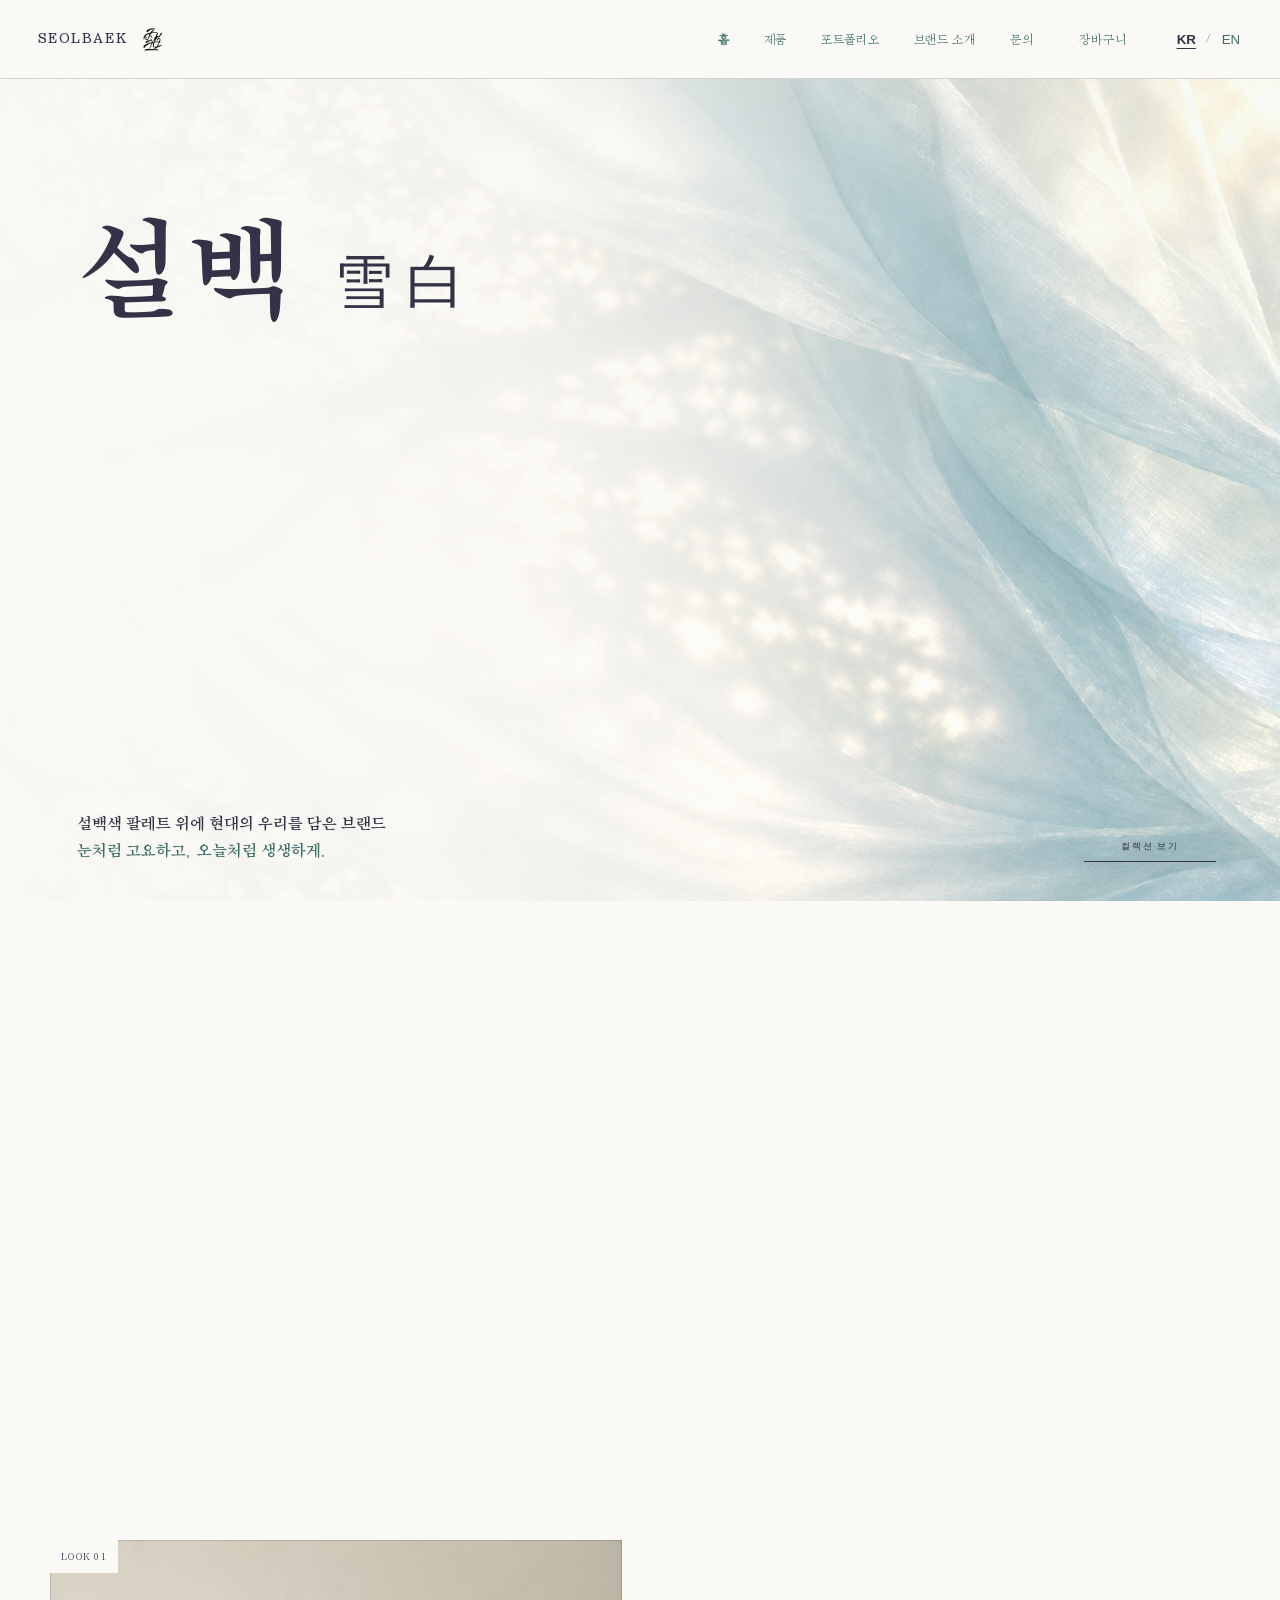
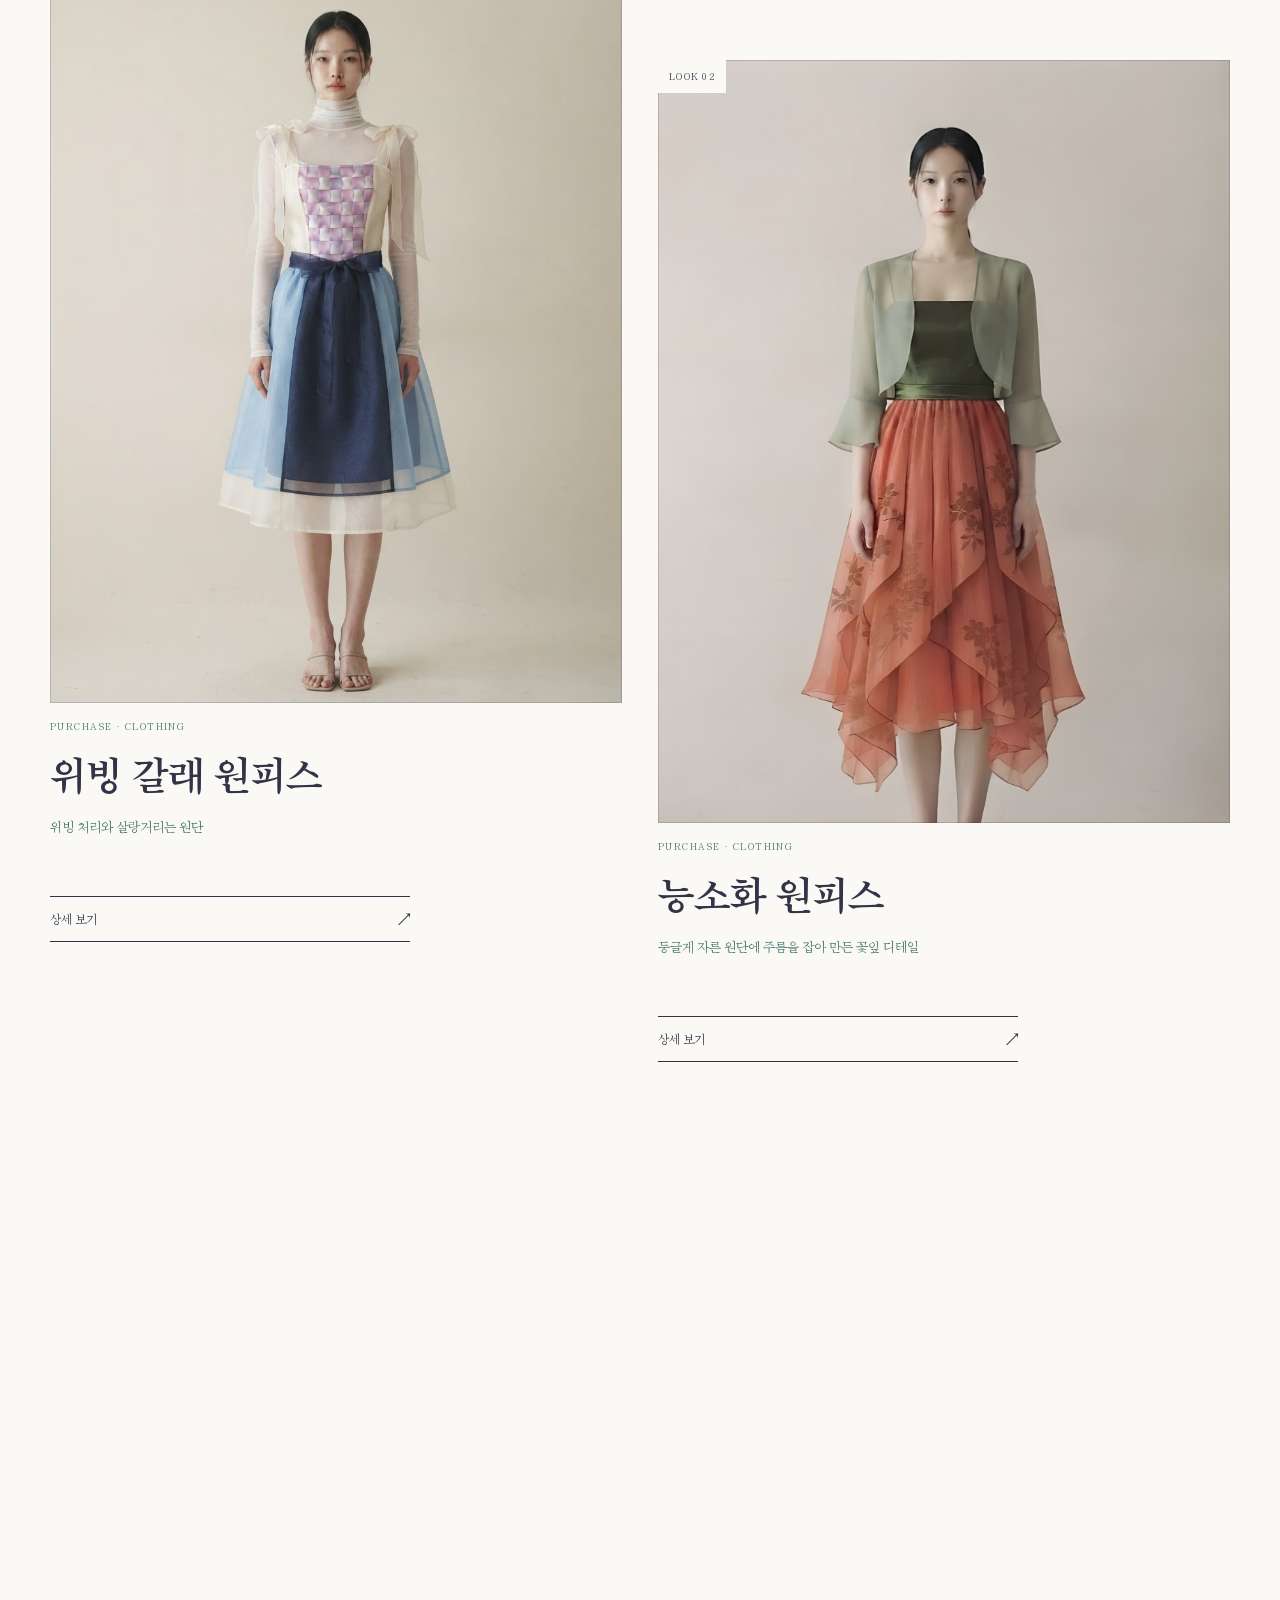
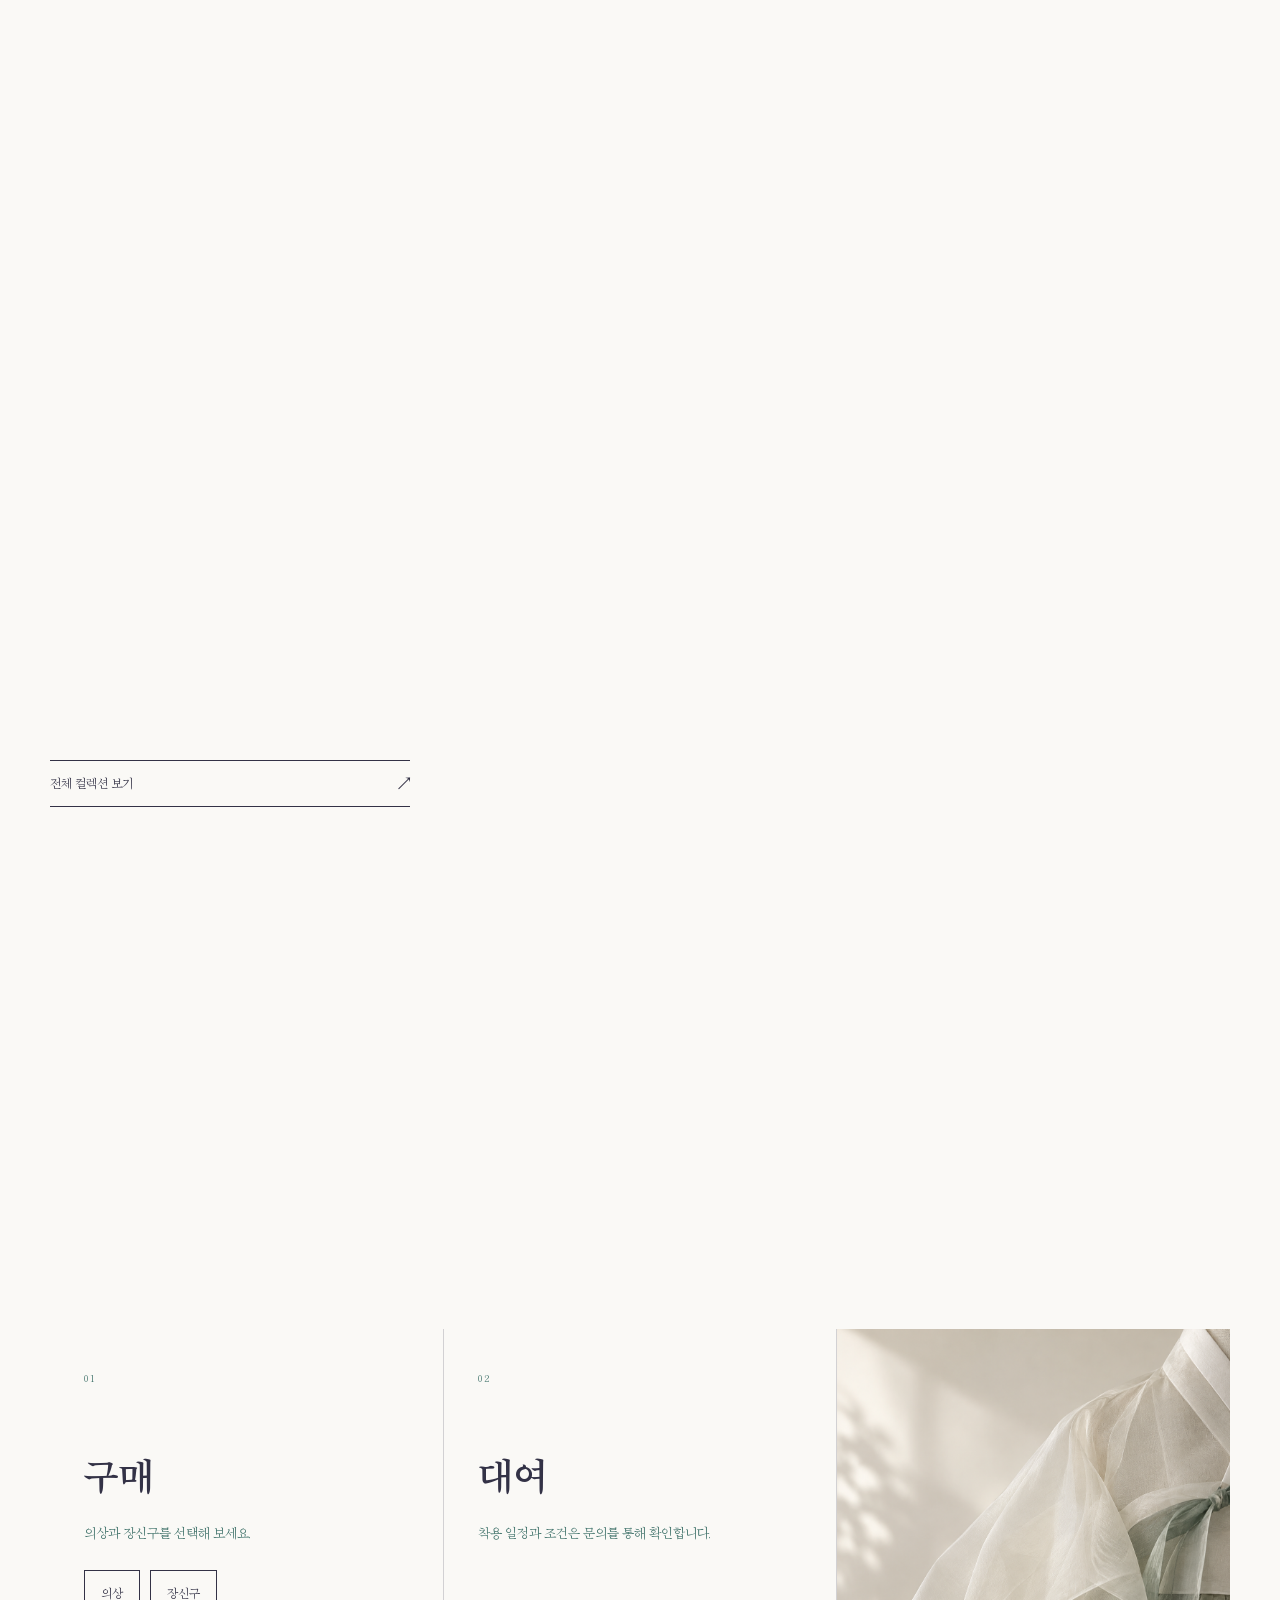
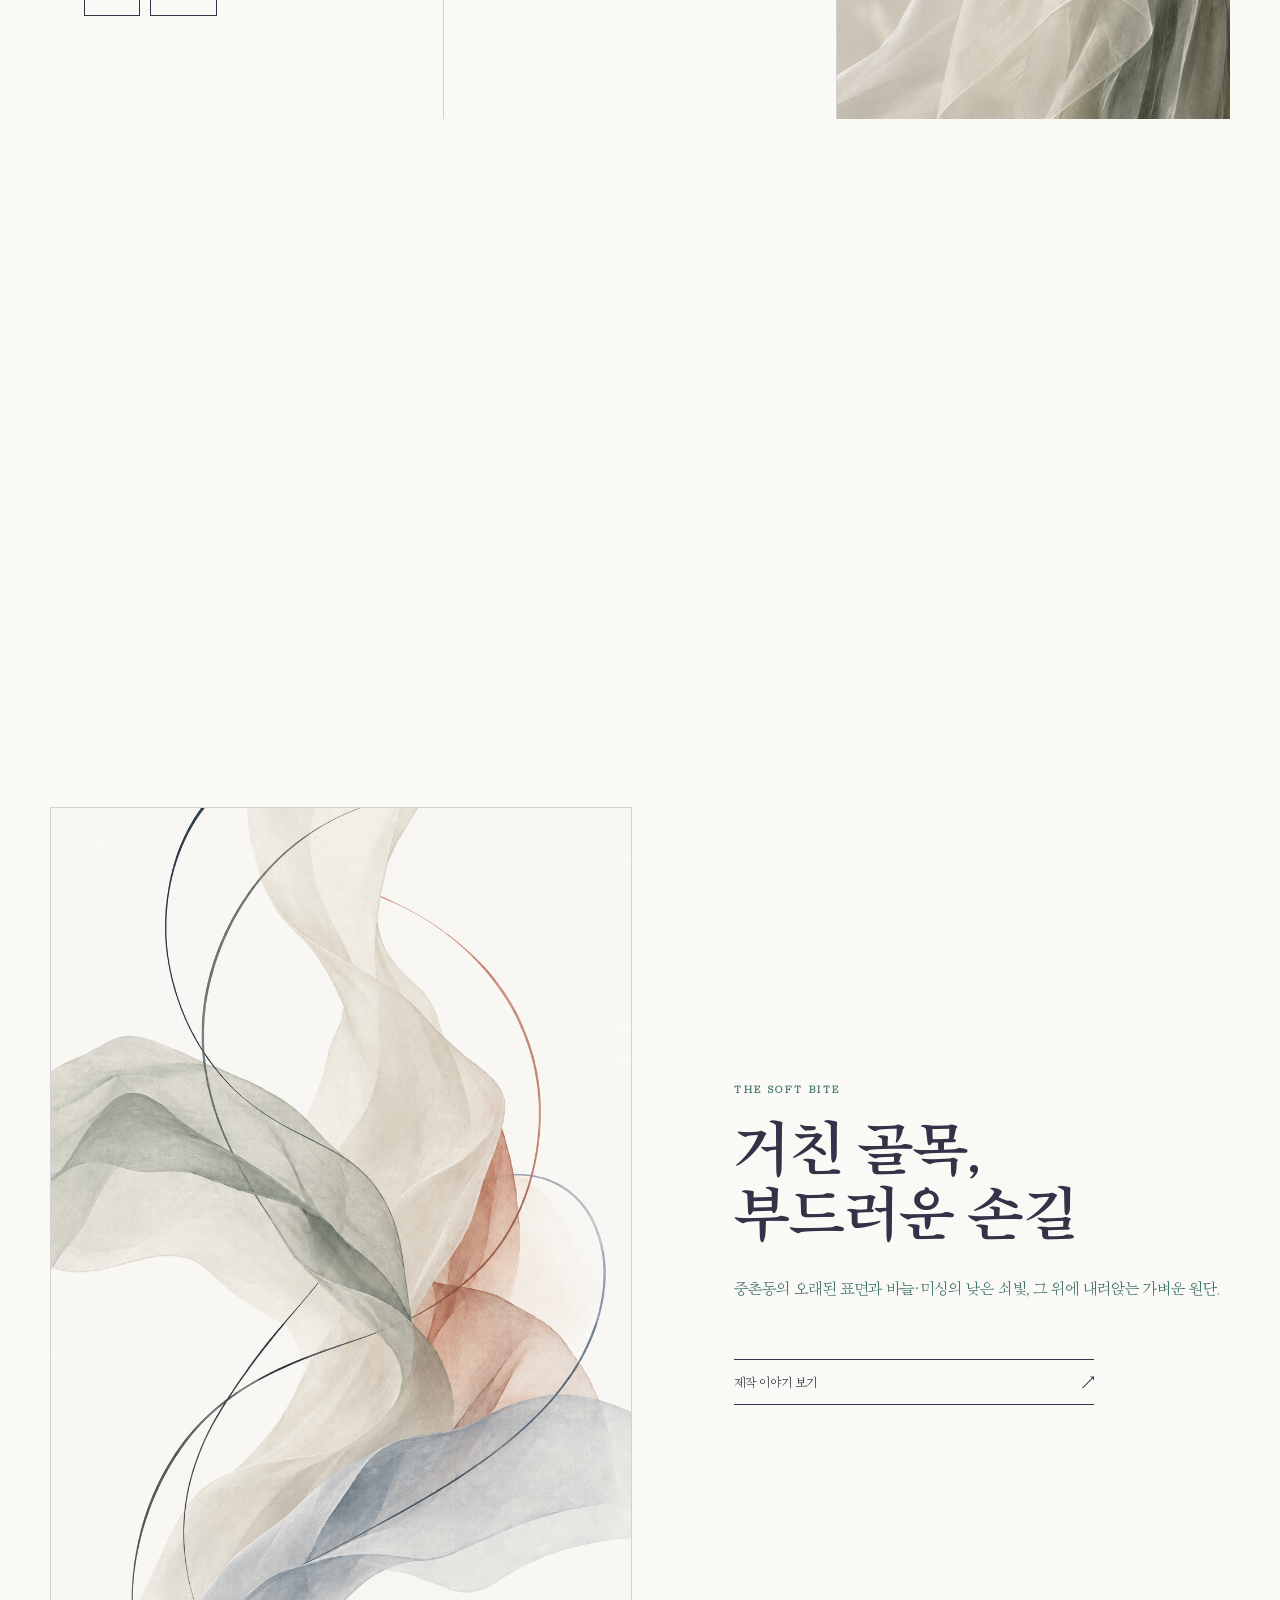
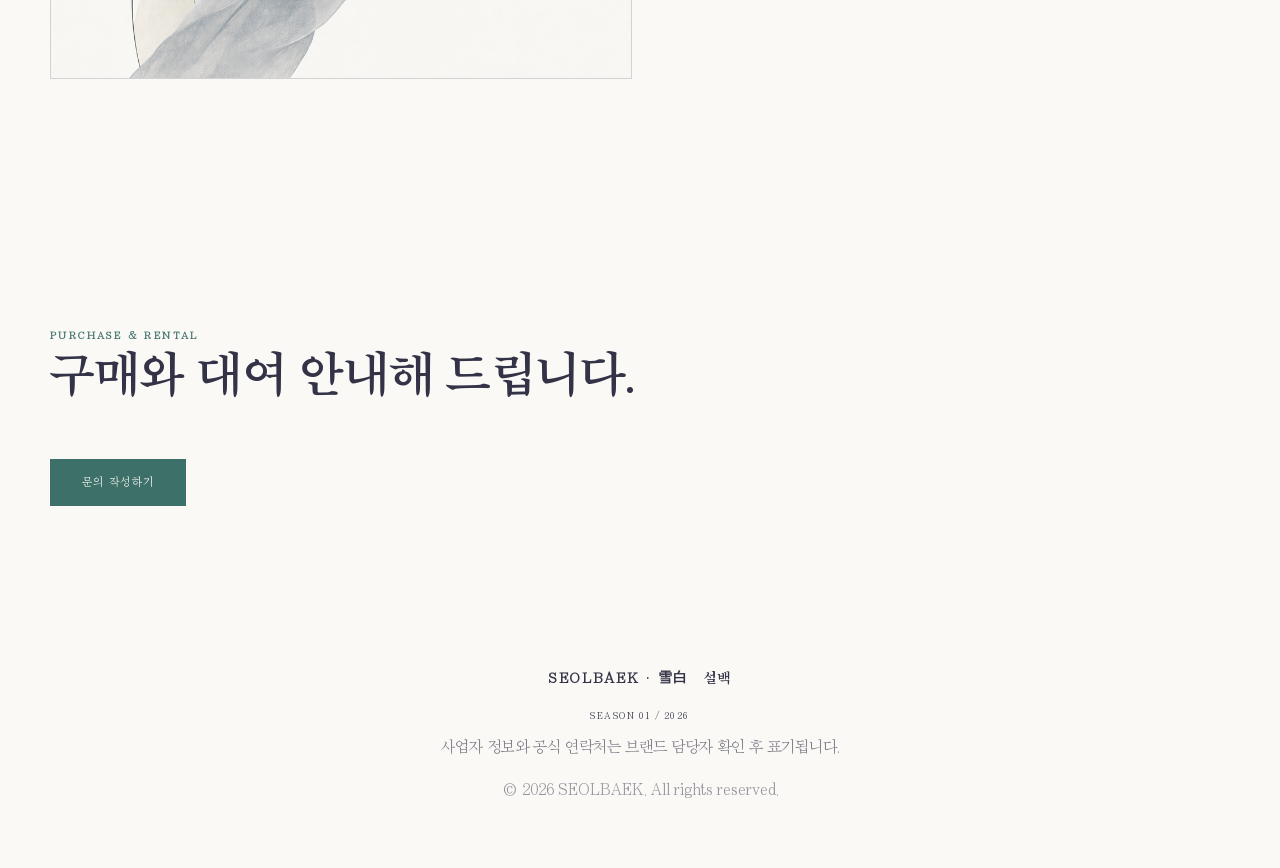
<file: index.html>
﻿<!DOCTYPE html>
<html lang="ko">
<head>
  <meta charset="UTF-8" />
  <meta name="viewport" content="width=device-width, initial-scale=1.0" />
  <title>설백 雪白 — 현대적으로 입는 한복</title>
  <meta name="description" content="설백의 팔레트 위 현대의 우리를 담다. 눈처럼 고요하고, 오늘처럼 생생한 한복." />
  <meta property="og:title" content="설백 雪白 — SEASON 01 / 2026" />
  <meta property="og:description" content="설백의 팔레트 위 현대의 우리를 담다" />
  <!-- 정식 제품·브랜드 이미지 제공 후 og:image를 추가하세요. -->
  <meta property="og:type" content="website" />
    <link rel="stylesheet" href="style.css?v=organza-breeze-17" />
</head>
<body class="home-page" data-page="home">
  <header class="nav">
    <div class="nav-inner">
      <a href="index.html" class="logo" aria-label="설백 홈">
        <span class="logo-latin">SEOLBAEK <img class="logo-hanja-image" src="images/logo-hanja-1.png" alt="&#x96EA;&#x767D;" /></span>
      </a>
      <button class="nav-toggle" type="button" aria-label="메뉴 열기" aria-expanded="false">☰</button>
      <nav class="nav-menu" aria-label="주요 메뉴">
        <a href="index.html" class="active" data-i18n="nav.home">홈</a>
        <a href="products.html" data-i18n="nav.collection">제품</a>
        <a href="portfolio.html" data-i18n="nav.portfolio" data-i18n-ko="포트폴리오">포트폴리오</a>
        <a href="about.html" data-i18n="nav.about">브랜드 소개</a>
        <a href="contact.html" data-i18n="nav.contact">문의</a>
        <a href="cart.html" class="cart-nav-link" data-cart-link aria-label="장바구니 0"><span data-i18n="cart.label" data-i18n-ko="장바구니">장바구니</span> <span data-cart-count>0</span></a>
      </nav>
      <div class="language-switch" role="group" aria-label="언어 선택">
        <button type="button" data-language="ko" aria-pressed="true">KR</button><span>/</span><button type="button" data-language="en" aria-pressed="false">EN</button>
      </div>
    </div>
  </header>

  <main>
    <!-- 클릭하면 반투명한 원단이 열리고 컬렉션 진입 메뉴가 나타납니다. -->
    <section class="organza-intro" aria-labelledby="intro-title" data-organza-intro>
      <div class="sun-wash" aria-hidden="true"></div>
      <!-- 원본 구도는 고정하고, 마스크로 상단·오른쪽 원단만 부드럽게 움직입니다. -->
      <div class="fabric-field" aria-hidden="true">
        <svg class="organza-cloth" viewBox="0 0 1672 941" preserveAspectRatio="xMidYMid slice" xmlns="http://www.w3.org/2000/svg">
          <defs>
            <linearGradient id="organza-right">
              <stop offset="30%" stop-color="white" stop-opacity="0.18" />
              <stop offset="58%" stop-color="white" />
            </linearGradient>
            <linearGradient id="organza-top" x2="0" y2="1">
              <stop offset="0%" stop-color="white" />
              <stop offset="34%" stop-color="white" stop-opacity="0" />
            </linearGradient>
            <mask id="organza-moving-area" maskUnits="userSpaceOnUse" x="0" y="0" width="1672" height="941" style="mask-type: alpha">
              <rect width="1672" height="941" fill="url(#organza-right)" />
            </mask>
            <filter id="organza-wind" x="-4%" y="-5%" width="108%" height="110%" color-interpolation-filters="sRGB">
              <feTurbulence type="fractalNoise" baseFrequency="0.003 0.009" numOctaves="1" seed="8" result="wind" />
              <feDisplacementMap in="SourceGraphic" in2="wind" scale="0" xChannelSelector="R" yChannelSelector="G" />
            </filter>
          </defs>
          <image href="images/home-organza-seolbaek.png?v=organza-5" x="-8" y="-8" width="1688" height="957" />
        </svg>
      </div>
      <div class="intro-wordmark">
        <h1 id="intro-title">설백<small>雪白</small></h1>
      </div>
      <button class="organza-open" type="button" data-organza-open aria-expanded="false">
        <span class="sr-only" data-i18n="intro.open">원단을 열어 제품 보기</span><span aria-hidden="true" data-i18n="intro.collectionButton">컬렉션 보기</span>
      </button>
      <div class="intro-subcopy">
        <p data-i18n="intro.main">설백색 팔레트 위에 현대의 우리를 담은 브랜드</p>
        <p data-i18n="intro.slogan">눈처럼 고요하고, 오늘처럼 생생하게.</p>
      </div>
    </section>

    <!-- 제품명·설명은 운영 products.json에서만 불러옵니다. -->
    <section id="collection" class="home-collection section-wide">
      <!-- 제품 페이지와 같은 제목·설명 2열 구조이며 모바일에서는 세로로 배치합니다. -->
      <div class="collection-head home-collection-head reveal-on-scroll">
        <div><p class="eyebrow">SEOLBAEK COLLECTION</p><h2 data-i18n="home.collectionTitle">설백의<br />첫 컬렉션</h2></div>
        <div><p data-i18n="home.collectionBody">다섯 가지 시즌 컬러로 엮은 2026 시리즈</p></div>
      </div>
      <div class="lookbook-grid" id="home-looks" aria-live="polite"></div>
      <a class="line-link" href="products.html"><span data-i18n="home.viewCollection">전체 컬렉션 보기</span><b aria-hidden="true">↗</b></a>
    </section>

    <section class="category-section section-wide" aria-labelledby="category-title">
      <div class="editorial-heading reveal-on-scroll"><p class="eyebrow">SHOP BY CATEGORY</p><h2 id="category-title" data-i18n="home.categoryTitle">입는 방식에 따라</h2></div>
      <div class="category-grid">
        <div class="category-purchase"><span>01</span><h3 data-i18n="category.purchase">구매</h3><p data-i18n="category.purchaseBody">의상과 장신구를 선택해 보세요.</p><div class="category-sublinks"><a href="products.html?category=clothing" data-i18n="category.clothing">의상</a><a href="products.html?category=accessories" data-i18n="category.accessories">장신구</a></div></div>
        <a href="products.html?category=rental"><span>02</span><h3 data-i18n="category.rental">대여</h3><p data-i18n="category.rentalBody">착용 일정과 조건은 문의를 통해 확인합니다.</p></a>
        <div class="category-photo-area"><img src="images/category-rental-editorial.png" alt="오간자 원단의 부드러운 주름" /></div>
      </div>
    </section>

    <section class="origin-teaser">
      <div class="section-wide origin-layout">
        <div class="reveal-on-scroll"><p class="eyebrow">THE BEGINNING OF 白</p><h2 data-i18n="home.originTitle">흰옷의 기억과<br />새로운 캔버스</h2></div>
        <div class="origin-copy reveal-on-scroll"><p data-i18n="home.originBody">‘백의민족’의 정체성과 모든 창작이 시작되는 흰색의 캔버스. 두 의미가 교차하는 자리에서 설백이 시작되었습니다.</p><a class="line-link" href="about.html"><span data-i18n="home.readStory">브랜드 이야기 읽기</span><b aria-hidden="true">↗</b></a></div>
      </div>
    </section>

    <section class="craft-section section-wide">
      <div class="media-placeholder craft-placeholder reveal-on-scroll" role="img" aria-label="설백 시즌 컬러 그래픽">
        <img src="images/season-chips-editorial.png" alt="설백 시즌 컬러 그래픽" />
      </div>
      <div class="craft-copy reveal-on-scroll"><p class="eyebrow">THE SOFT BITE</p><h2 data-i18n="home.craftTitle">거친 골목,<br />부드러운 손길</h2><p data-i18n="home.craftBody">중촌동의 오래된 표면과 바늘·미싱의 낮은 쇠빛, 그 위에 내려앉는 가벼운 원단.</p><a class="line-link" href="about.html#soft-bite"><span data-i18n="home.viewCraft">제작 이야기 보기</span><b aria-hidden="true">↗</b></a></div>
    </section>

    <section class="inquiry-banner"><div class="section-wide"><p class="eyebrow">PURCHASE & RENTAL</p><h2 data-i18n="home.inquiryTitle">구매와 대여 안내해 드립니다.</h2><a class="btn" href="contact.html" data-i18n="home.inquiryButton">문의 작성하기</a></div></section>

    <section class="instagram-section section-wide"><div><p class="eyebrow">INSTAGRAM</p><h2>@ SEOLBAEK</h2></div><p data-i18n="placeholder.instagram">공식 인스타그램 주소와 이미지가 준비되면 이 영역에 연결됩니다.</p></section>
  </main>

  <footer class="footer">
    <p class="footer-wordmark">SEOLBAEK · 雪白 <span>설백</span></p><p class="footer-line">SEASON 01 / 2026</p><p class="biz" data-i18n="footer.pending">사업자 정보와 공식 연락처는 브랜드 담당자 확인 후 표기됩니다.</p><p>© 2026 SEOLBAEK. All rights reserved.</p>
  </footer>

  <script src="script.js?v=i18n-17"></script>
  <script src="catalog.js?v=20260826-rich-editor-1"></script><script src="cart.js"></script>
  <script>
    // 운영 제품 필드는 바꾸지 않고 관리자가 공개한 대표 제품만 표시합니다.
    let homeProducts = [];
    function renderHomeProducts() {
      const featured = homeProducts.filter((product) => product.featured);
      const items = (featured.length ? featured : homeProducts).slice(0, 4);
      const box = document.getElementById("home-looks");
      box.innerHTML = window.SeolbaekUI.renderProductSlots(items, 4, { compact: true });
      window.SeolbaekReveal && window.SeolbaekReveal();
    }
    ProductCatalog.loadVisibleProducts().then((products) => {
      homeProducts = window.SeolbaekProductPresets.apply(products);
      renderHomeProducts();
    }).catch(() => { document.getElementById("home-looks").innerHTML = window.SeolbaekUI.catalogMessage("loadError"); });
    window.addEventListener("seolbaek:language", renderHomeProducts);
  </script>
<script>
(() => {
  const svg = document.querySelector('.organza-cloth');
  const picture = svg?.querySelector(':scope > image');
  const defs = svg?.querySelector('defs');
  if (!picture || !defs) return;

  // ?????? ?? ??? ??? ???? ?? ??? ????.
  const mobileFrame = window.matchMedia('(max-width: 767px)');
  const fitOrganzaFrame = () => svg.setAttribute('preserveAspectRatio', 'xMidYMid slice');
  fitOrganzaFrame();
  mobileFrame.addEventListener?.('change', fitOrganzaFrame);

  const ns = 'http://www.w3.org/2000/svg';
  const make = (name, attrs) => {
    const el = document.createElementNS(ns, name);
    Object.entries(attrs).forEach(([key, value]) => {
      el.setAttribute(key, value);
    });
    return el;
  };

  // 왼쪽은 고정하고 오른쪽으로 갈수록 움직임을 더합니다.
  const map = `
    <svg xmlns="${ns}" width="1672" height="941"
         viewBox="0 0 1672 941">
      <defs>
        <linearGradient id="fade">
          <stop offset="42%" stop-color="white" stop-opacity="0"/>
          <stop offset="70%" stop-color="white"/>
        </linearGradient>
        <linearGradient id="down" x2="0" y2="1">
          <stop stop-color="white" stop-opacity="0.12"/>
          <stop offset="100%" stop-color="white"/>
        </linearGradient>
        <mask id="region">
          <rect width="1672" height="941" fill="url(#fade)"/>
        </mask>
      </defs>
      <rect width="1672" height="941"
            fill="url(#down)" mask="url(#region)"/>
    </svg>`;

  const filter = make('filter', {
    id: 'blue-cloth-breeze',
    x: '-5%', y: '-5%',
    width: '110%', height: '110%',
    'color-interpolation-filters': 'sRGB'
  });

  filter.append(
    make('feTurbulence', {
      type: 'fractalNoise',
      baseFrequency: '0.002 0.005',
      numOctaves: '1',
      seed: '8',
      result: 'noise'
    }),
    make('feImage', {
      href: 'data:image/svg+xml;charset=utf-8,' +
        encodeURIComponent(map),
      x: '-8', y: '-8', width: '1688', height: '957',
      preserveAspectRatio: 'none',
      result: 'region'
    }),
    make('feComposite', {
      in: 'noise', in2: 'region',
      operator: 'in', result: 'localNoise'
    }),
    make('feFlood', {
      'flood-color': 'rgb(50%,50%,50%)',
      result: 'neutral'
    }),
    make('feComposite', {
      in: 'localNoise', in2: 'neutral',
      operator: 'over', result: 'movement'
    })
  );

  const displacement = make('feDisplacementMap', {
    in: 'SourceGraphic',
    in2: 'movement',
    scale: '0',
    xChannelSelector: 'R',
    yChannelSelector: 'G'
  });

  filter.append(displacement);
  defs.append(filter);
  picture.setAttribute('filter', 'url(#blue-cloth-breeze)');

  // 햇빛 효과는 고정합니다.
  const style = document.createElement('style');
  style.textContent = `
    .organza-intro .sun-wash::before {
      animation: none !important;
      opacity: .16;
    }
  `;
  document.head.append(style);

  let elapsed = 0;
  let previous = null;

  function animate(now) {
    if (previous !== null && !document.hidden) {
      elapsed += Math.min(now - previous, 80);
    }
    previous = now;

    const strength = window.innerWidth < 720 ? 400 : 220;
    const wave = Math.sin(elapsed * Math.PI * 2 / 10000);
    displacement.setAttribute('scale', (strength * wave).toFixed(2));

    requestAnimationFrame(animate);
  }

  requestAnimationFrame(animate);
})();
</script>
</body>
</html>
</file>
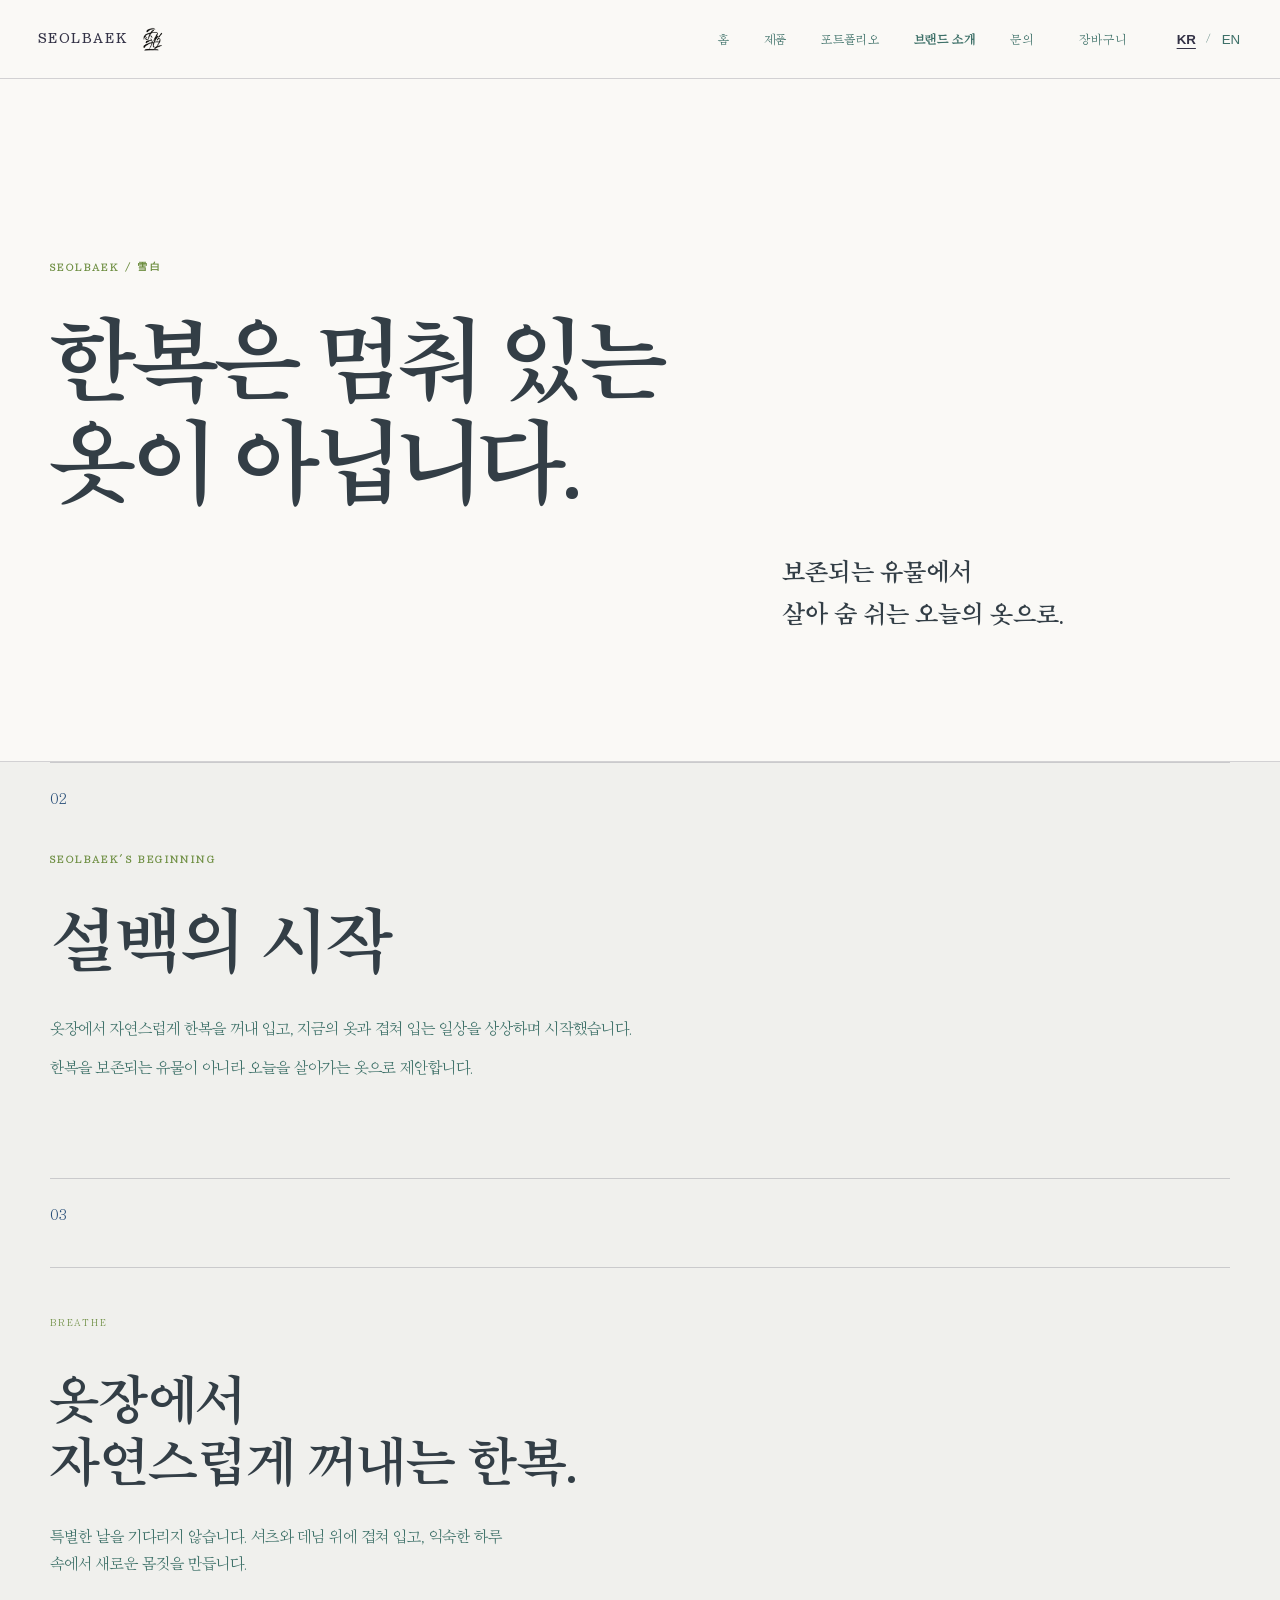
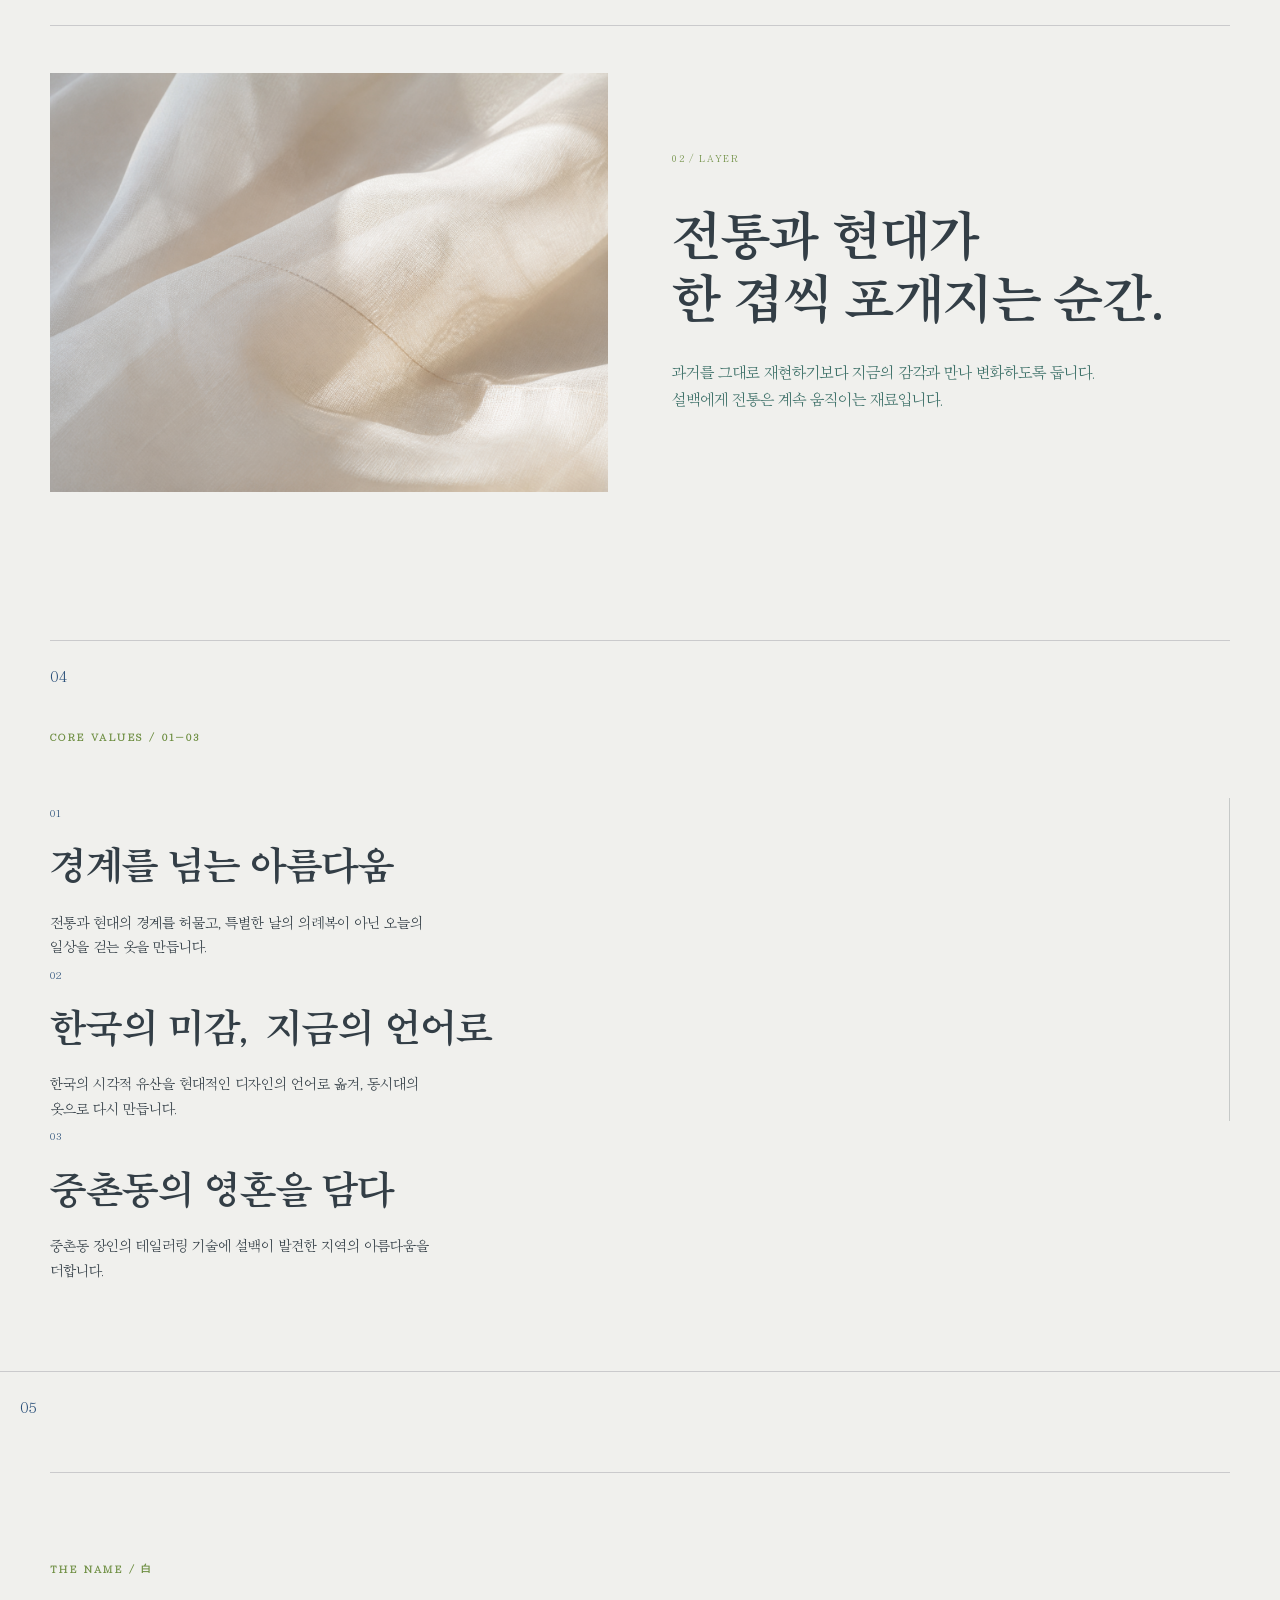
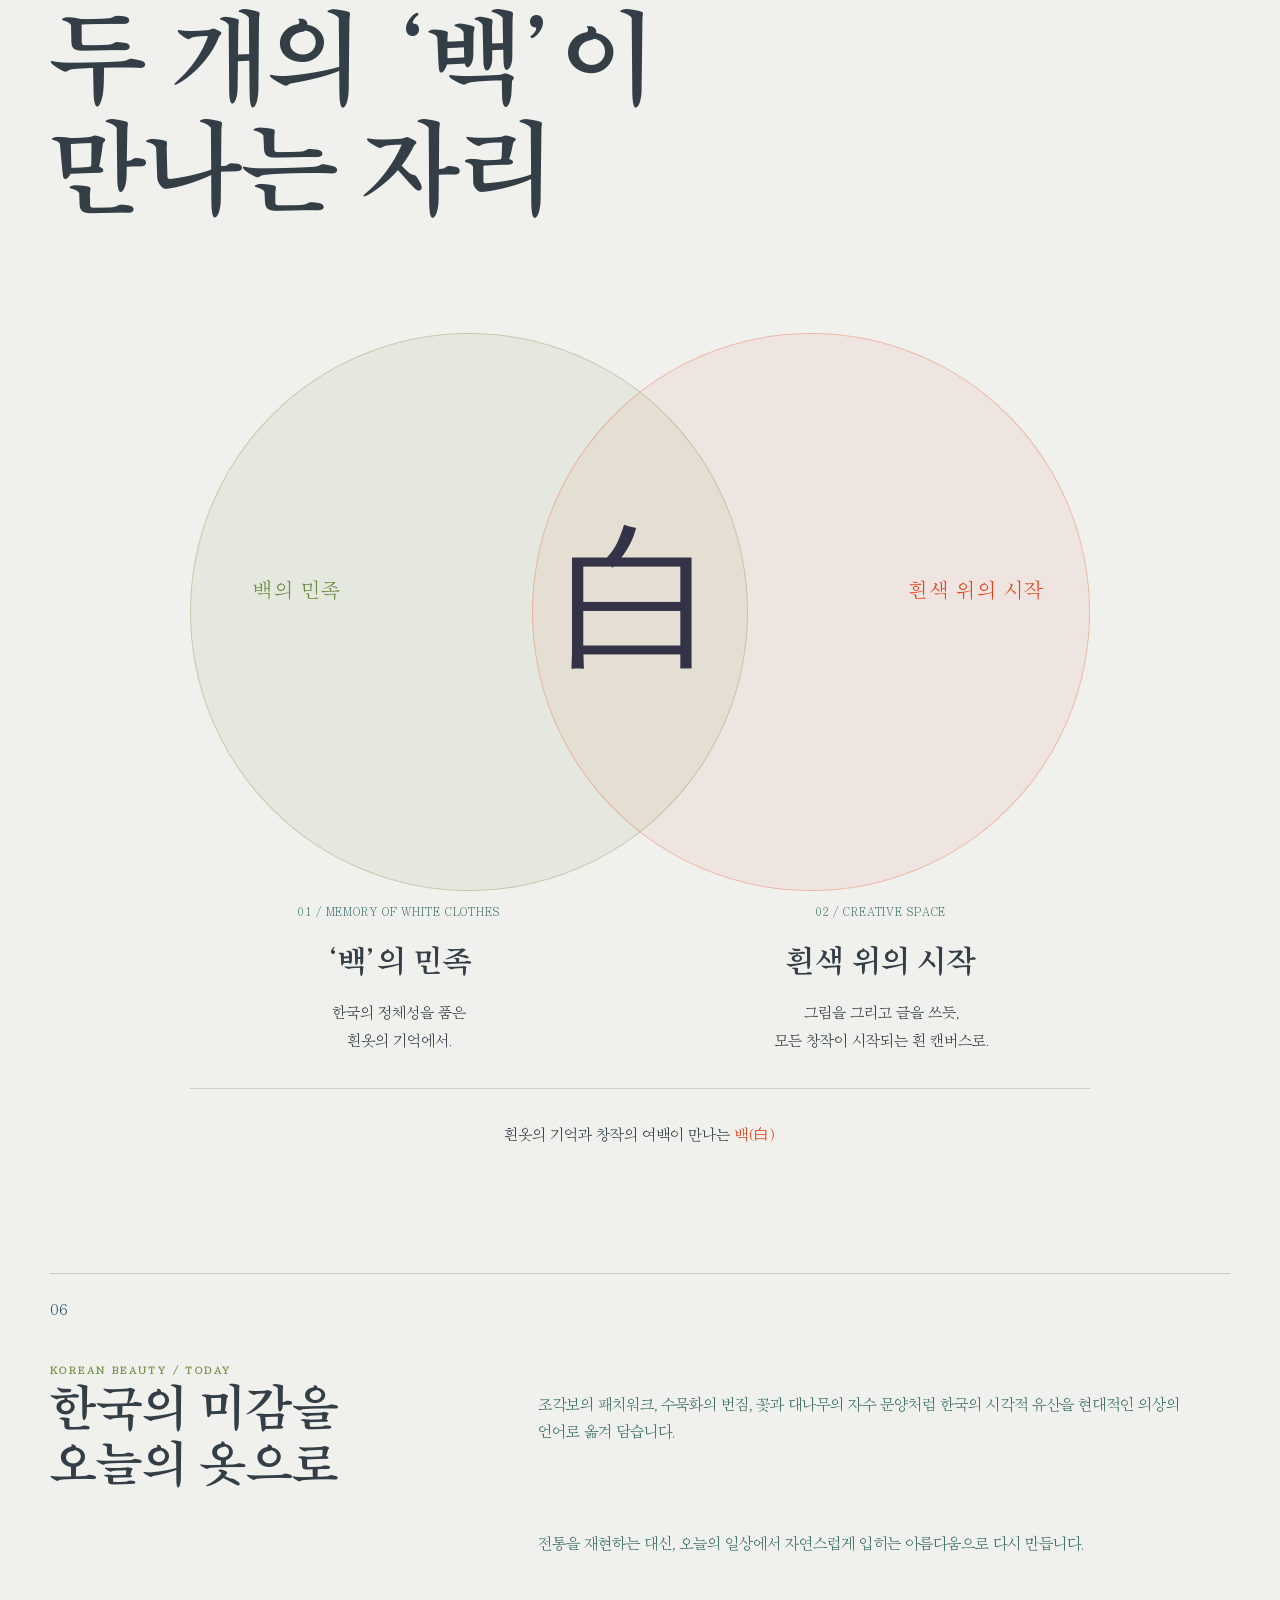
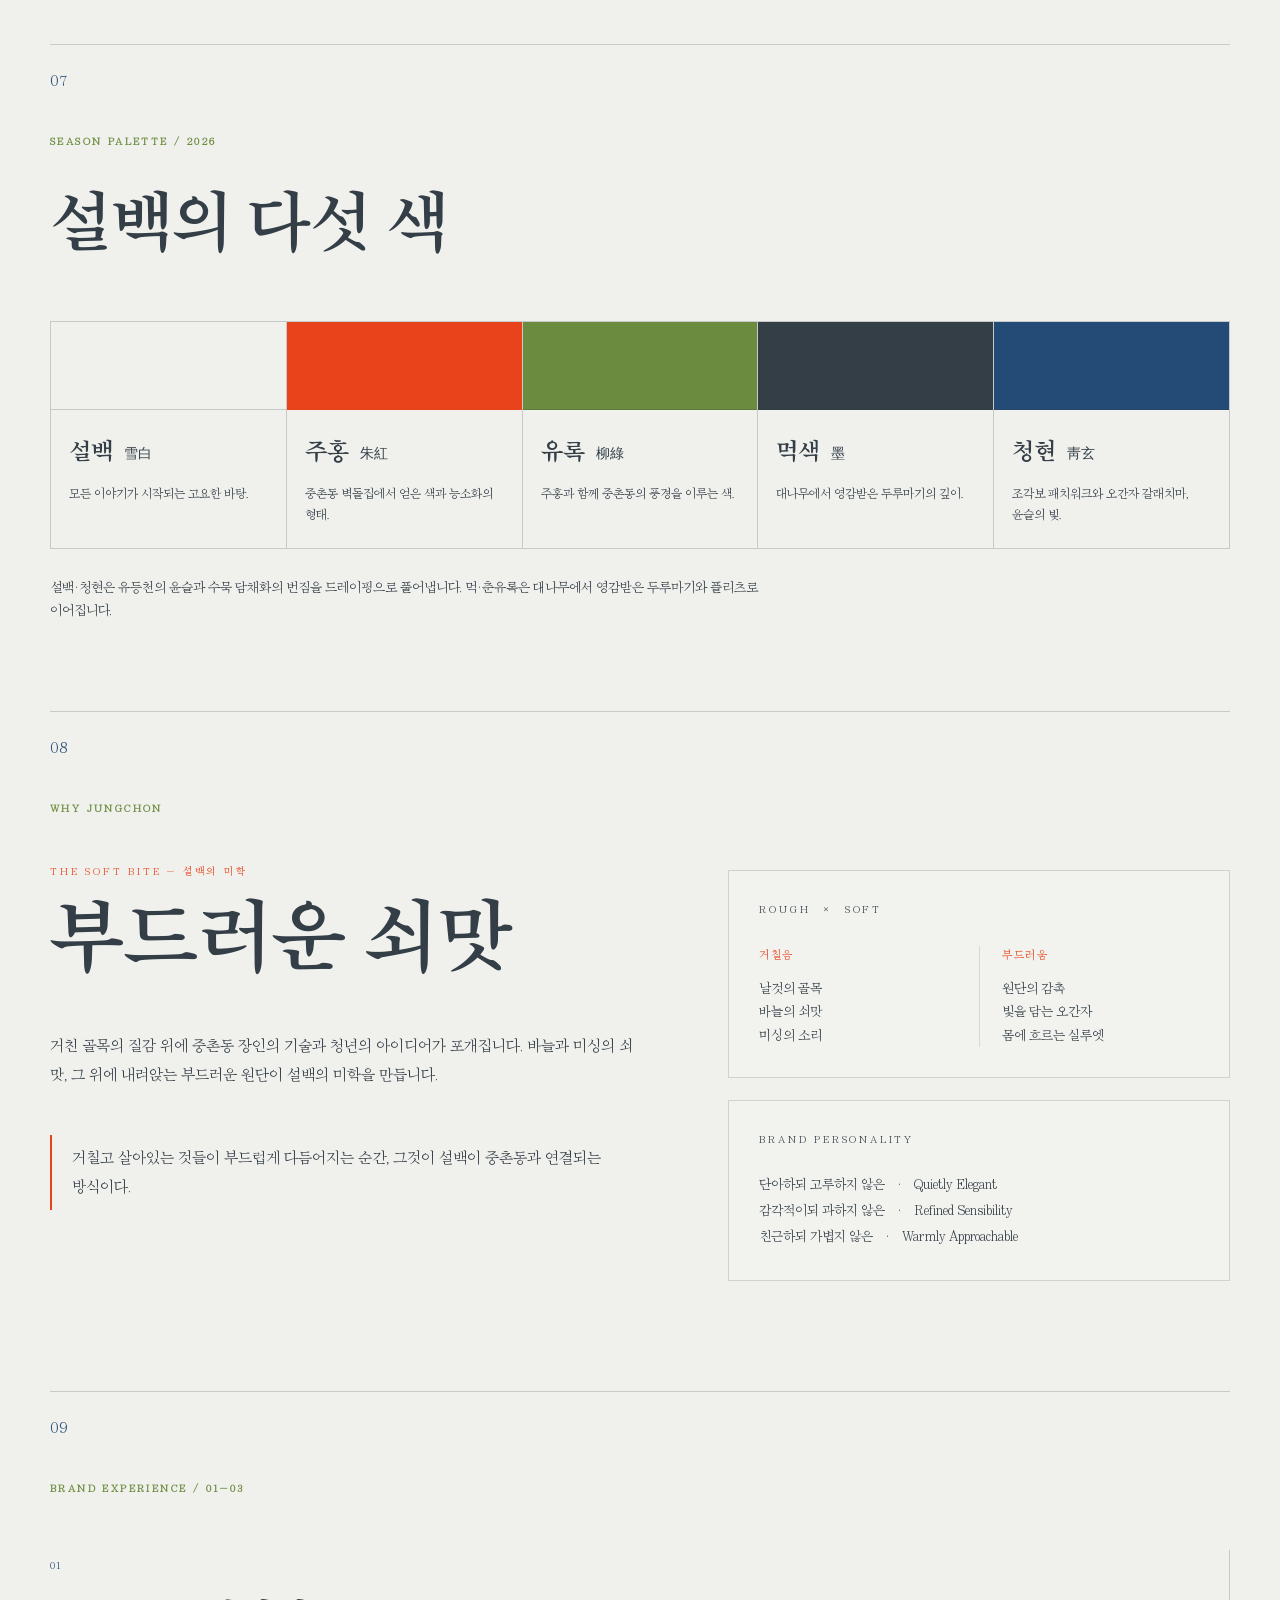
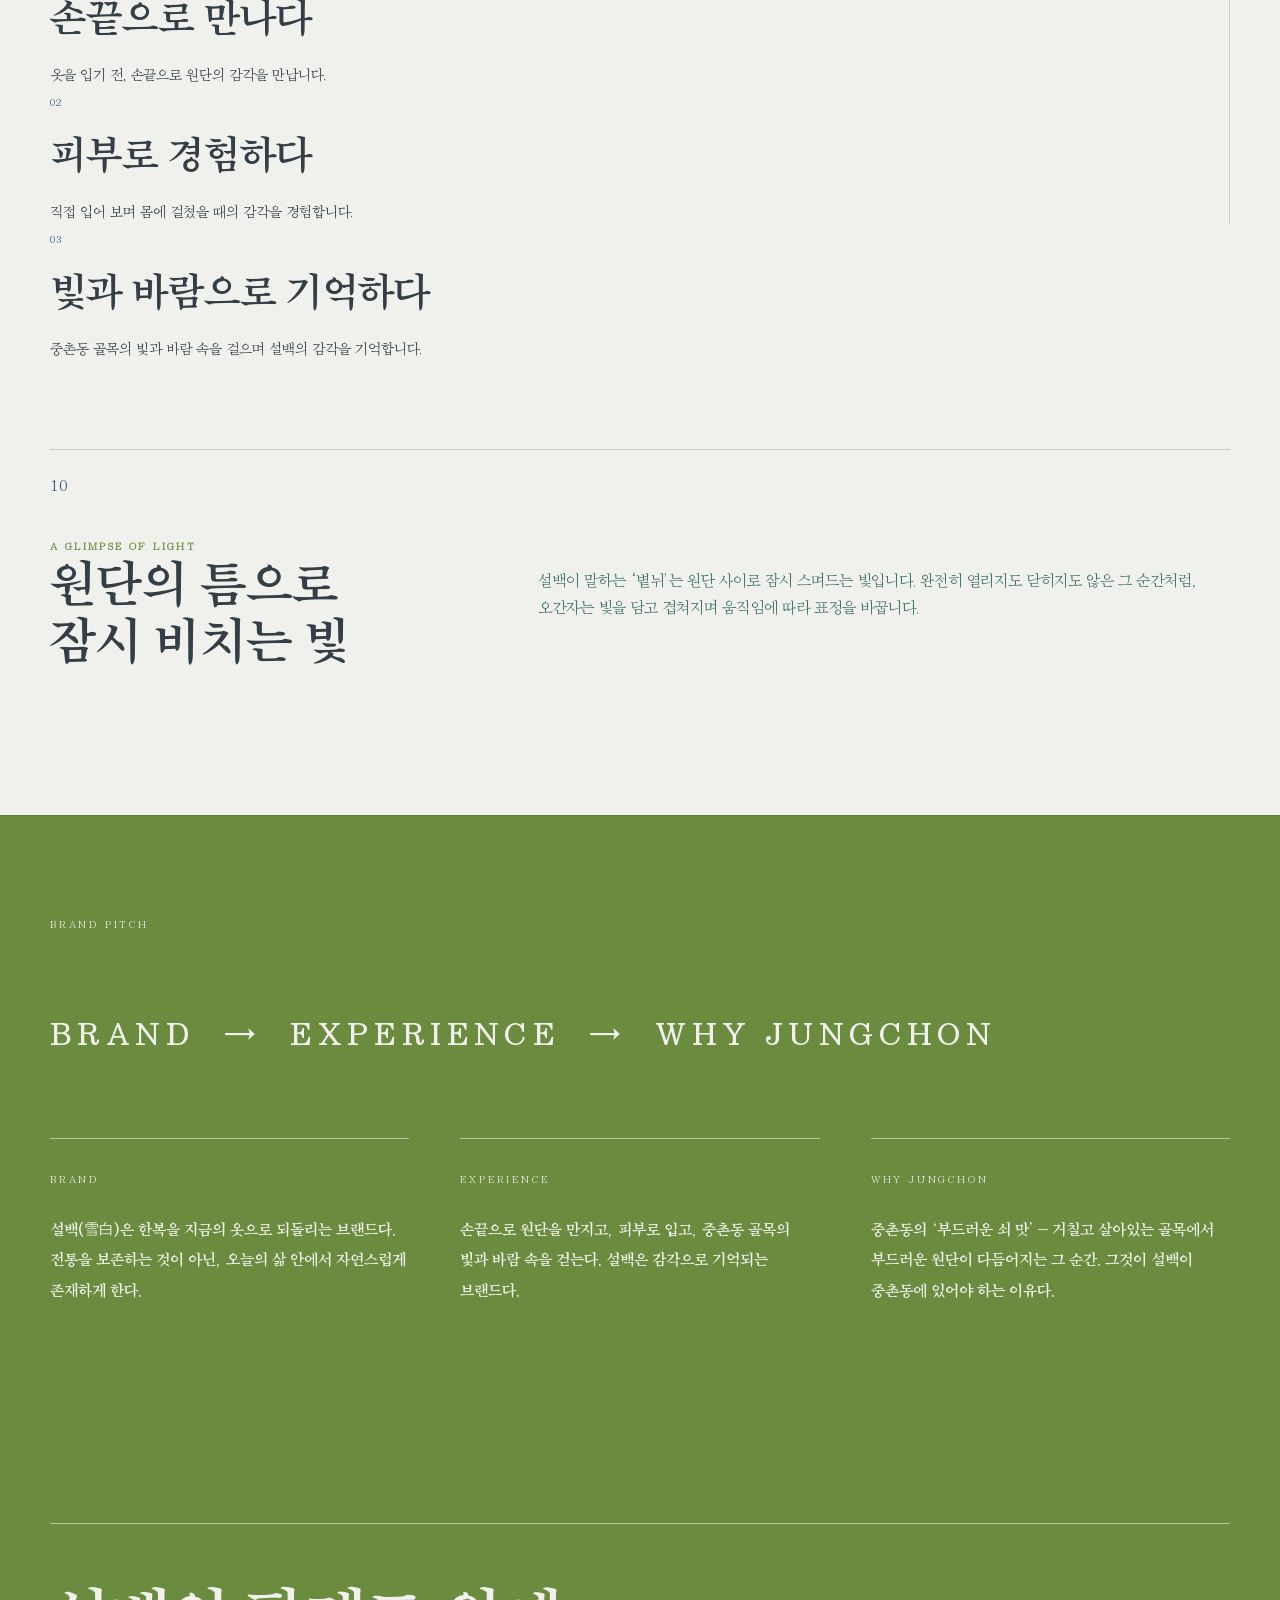
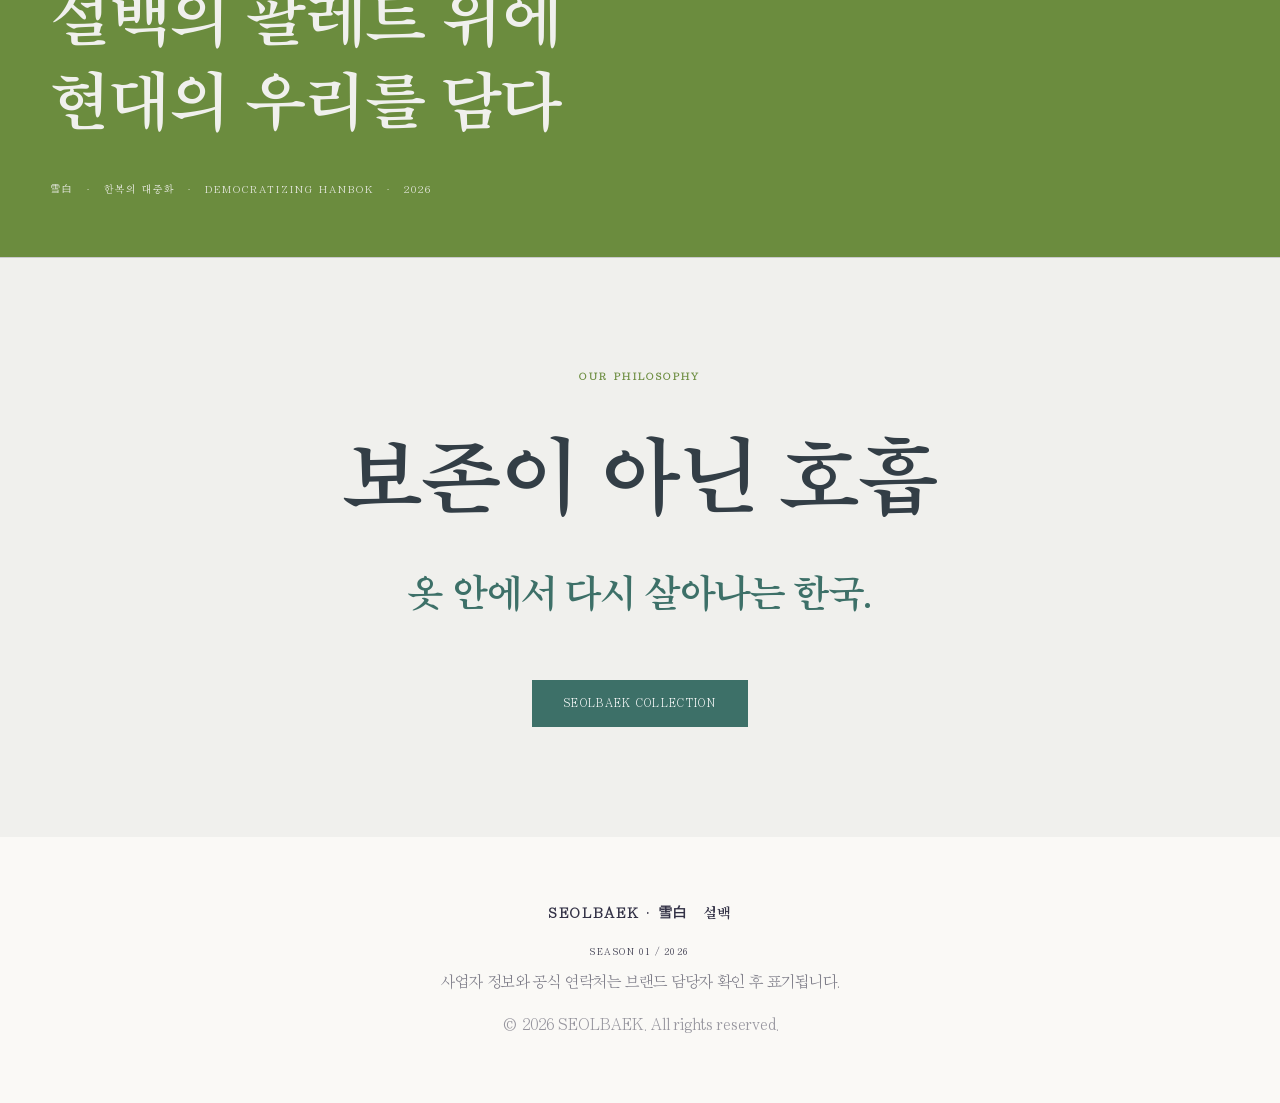
<file: about.html>
﻿<!DOCTYPE html>
<html lang="ko">
<head>
  <meta charset="UTF-8" />
  <meta name="viewport" content="width=device-width, initial-scale=1.0" />
  <title>브랜드 — 설백 雪白</title>
  <meta name="description" content="보존이 아닌 호흡. 설백이 오늘의 한복을 만드는 이야기." />
  <link rel="stylesheet" href="style.css?v=about-story-20260917" />
</head>
<body class="about-page" data-page="about">
  <header class="nav">
    <div class="nav-inner">
      <a href="index.html" class="logo" aria-label="설백 홈"><span class="logo-latin">SEOLBAEK <img class="logo-hanja-image" src="images/logo-hanja-1.png" alt="&#x96EA;&#x767D;" /></span></a>
      <button class="nav-toggle" type="button" aria-label="메뉴 열기" aria-expanded="false">☰</button>
      <nav class="nav-menu" aria-label="주요 메뉴">
        <a href="index.html" data-i18n="nav.home">홈</a><a href="products.html" data-i18n="nav.collection">제품</a><a href="portfolio.html" data-i18n="nav.portfolio" data-i18n-ko="포트폴리오">포트폴리오</a><a href="about.html" class="active" data-i18n="nav.about">브랜드 소개</a><a href="contact.html" data-i18n="nav.contact">문의</a><a href="cart.html" class="cart-nav-link" data-cart-link aria-label="장바구니 0"><span data-i18n="cart.label" data-i18n-ko="장바구니">장바구니</span> <span data-cart-count>0</span></a>
      </nav>
      <div class="language-switch" role="group" aria-label="언어 선택"><button type="button" data-language="ko" aria-pressed="true">KR</button><span>/</span><button type="button" data-language="en" aria-pressed="false">EN</button></div>
    </div>
  </header>

  <main>
    <section class="about-opening" data-section="01">
      <p class="eyebrow reveal-on-scroll">SEOLBAEK / 雪白</p>
      <h1 class="reveal-on-scroll" data-i18n="about.hero">한복은 멈춰 있는 옷이 아닙니다.</h1>
      <p class="about-opening-note reveal-on-scroll" data-i18n="about.heroNote">보존되는 유물에서<br />살아 숨 쉬는 오늘의 옷으로.</p>
    </section>

    <section class="section-wide about-origin-note reveal-on-scroll" data-section="02"><p class="eyebrow">SEOLBAEK'S BEGINNING</p><h2 data-i18n="about.beginningTitle">설백의 시작</h2><p data-i18n="about.beginningBody1">옷장에서 자연스럽게 한복을 꺼내 입고, 지금의 옷과 겹쳐 입는 일상을 상상하며 시작했습니다.</p><p data-i18n="about.beginningBody2">한복을 보존되는 유물이 아니라 오늘을 살아가는 옷으로 제안합니다.</p></section>

    <section class="story-steps section-wide" data-section="03">
      <article class="story-step reveal-on-scroll">
        <div class="story-step-copy">
        <p class="story-index">BREATHE</p>
        <h2 data-i18n="about.breatheTitle">옷장에서<br />자연스럽게 꺼내는 한복.</h2>
        <p data-i18n="about.breatheBody">특별한 날을 기다리지 않습니다. 셔츠와 데님 위에 겹쳐 입고, 익숙한 하루 속에서 새로운 몸짓을 만듭니다.</p>
        </div>
      </article>
      <article class="story-step story-step-right reveal-on-scroll">
        <div class="story-step-copy">
        <p class="story-index">02 / LAYER</p>
        <h2 data-i18n="about.layerTitle">전통과 현대가<br />한 겹씩 포개지는 순간.</h2>
        <p data-i18n="about.layerBody">과거를 그대로 재현하기보다 지금의 감각과 만나 변화하도록 둡니다. 설백에게 전통은 계속 움직이는 재료입니다.</p>
        </div>
        <figure class="story-step-photo">
          <img src="images/seolbaek-organza-hero.png" alt="빛을 머금으며 여러 겹으로 포개진 흰 오간자 원단" width="1536" height="1024" loading="lazy" decoding="async" />
        </figure>
      </article>
    </section>

    <section class="about-core-values section-wide" data-section="04">
      <p class="eyebrow">CORE VALUES / 01—03</p>
      <div class="about-core-value-grid">
        <article><span>01</span><h2 data-i18n="about.value1Title">경계를 넘는 아름다움</h2><p data-i18n="about.value1Body">전통과 현대의 경계를 허물고, 특별한 날의 의례복이 아닌 오늘의 일상을 걷는 옷을 만듭니다.</p></article>
        <article><span>02</span><h2 data-i18n="about.value2Title">한국의 미감, 지금의 언어로</h2><p data-i18n="about.value2Body">한국의 시각적 유산을 현대적인 디자인의 언어로 옮겨, 동시대의 옷으로 다시 만듭니다.</p></article>
        <article><span>03</span><h2 data-i18n="about.value3Title">중촌동의 영혼을 담다</h2><p data-i18n="about.value3Body">중촌동 장인의 테일러링 기술에 설백이 발견한 지역의 아름다움을 더합니다.</p></article>
      </div>
    </section>

    <section class="name-origin" data-section="05">
      <div class="section-wide">
        <p class="eyebrow reveal-on-scroll">THE NAME / 白</p>
        <h2 class="reveal-on-scroll" data-i18n="about.nameTitle">두 개의 ‘백’이<br />만나는 자리</h2>
        <figure class="name-origin-visual reveal-on-scroll">
          <!-- 원본 도표의 두 의미를 실제 텍스트와 겹친 원으로 표현합니다. -->
          <div class="white-origin-diagram" aria-hidden="true">
            <span class="white-origin-circle white-origin-memory"></span>
            <span class="white-origin-circle white-origin-canvas"></span>
            <span class="white-origin-symbol">白</span>
            <span class="white-origin-marker white-origin-marker-left">백의 민족</span>
            <span class="white-origin-marker white-origin-marker-right">흰색 위의 시작</span>
          </div>
          <figcaption class="white-origin-caption">
            <div><span class="white-origin-label">01 / MEMORY OF WHITE CLOTHES</span><h3 data-i18n="about.whitePeople">‘백’의 민족</h3><p data-i18n="about.whitePeopleBody">한국의 정체성을 품은<br />흰옷의 기억에서.</p></div>
            <div><span class="white-origin-label">02 / CREATIVE SPACE</span><h3 data-i18n="about.canvas">흰색 위의 시작</h3><p data-i18n="about.canvasBody">그림을 그리고 글을 쓰듯,<br />모든 창작이 시작되는 흰 캔버스로.</p></div>
            <p class="white-origin-connection" data-i18n="about.whiteConnection">흰옷의 기억과 창작의 여백이 만나는 <span>백(白)</span></p>
          </figcaption>
        </figure>
      </div>
    </section>

    <section class="about-value-section section-wide reveal-on-scroll" data-section="06">
      <p class="eyebrow">KOREAN BEAUTY / TODAY</p>
      <h2 data-i18n="about.beautyTitle">한국의 미감을<br />오늘의 옷으로</h2>
      <p data-i18n="about.beautyBody1">조각보의 패치워크, 수묵화의 번짐, 꽃과 대나무의 자수 문양처럼 한국의 시각적 유산을 현대적인 의상의 언어로 옮겨 담습니다.</p>
      <p data-i18n="about.beautyBody2">전통을 재현하는 대신, 오늘의 일상에서 자연스럽게 입히는 아름다움으로 다시 만듭니다.</p>
    </section>

    <section class="about-palette section-wide" data-section="07">
      <p class="eyebrow">SEASON PALETTE / 2026</p>
      <h2 data-i18n="about.paletteTitle">설백의 다섯 색</h2>
      <div class="about-palette-grid">
        <article style="--swatch:#F0F0ED"><span class="palette-swatch" aria-hidden="true"></span><h3>설백 <small>雪白</small></h3><p data-i18n="about.palette1">모든 이야기가 시작되는 고요한 바탕.</p></article>
        <article style="--swatch:#E8431A"><span class="palette-swatch" aria-hidden="true"></span><h3>주홍 <small>朱紅</small></h3><p data-i18n="about.palette2">중촌동 벽돌집에서 얻은 색과 능소화의 형태.</p></article>
        <article style="--swatch:#6B8C3E"><span class="palette-swatch" aria-hidden="true"></span><h3>유록 <small>柳綠</small></h3><p data-i18n="about.palette3">주홍과 함께 중촌동의 풍경을 이루는 색.</p></article>
        <article style="--swatch:#333E46"><span class="palette-swatch" aria-hidden="true"></span><h3>먹색 <small>墨</small></h3><p data-i18n="about.palette4">대나무에서 영감받은 두루마기의 깊이.</p></article>
        <article style="--swatch:#244B76"><span class="palette-swatch" aria-hidden="true"></span><h3>청현 <small>靑玄</small></h3><p data-i18n="about.palette5">조각보 패치워크와 오간자 갈래치마, 윤슬의 빛.</p></article>
      </div>
      <p class="palette-note" data-i18n="about.paletteNote">설백·청현은 유등천의 윤슬과 수묵 담채화의 번짐을 드레이핑으로 풀어냅니다. 먹·춘유록은 대나무에서 영감받은 두루마기와 플리츠로 이어집니다.</p>
    </section>

    <section id="soft-bite" class="soft-bite-section section-wide" data-section="08">
      <div class="soft-bite-editorial reveal-on-scroll">
        <p class="eyebrow">WHY JUNGCHON</p>
        <p class="soft-bite-kicker">THE SOFT BITE — <span data-i18n="about.softAesthetic">설백의 미학</span></p>
        <h2 data-i18n="about.softHeading">부드러운 쇠맛</h2>
        <p data-i18n="about.softBody1">거친 골목의 질감 위에 중촌동 장인의 기술과 청년의 아이디어가 포개집니다. 바늘과 미싱의 쇠 맛, 그 위에 내려앉는 부드러운 원단이 설백의 미학을 만듭니다.</p>
        <p class="soft-bite-callout" data-i18n="about.softCallout">거칠고 살아있는 것들이 부드럽게 다듬어지는 순간, 그것이 설백이 중촌동과 연결되는 방식이다.</p>
      </div>
      <div class="soft-bite-panels reveal-on-scroll">
        <aside class="soft-bite-panel"><p class="soft-bite-panel-title">ROUGH　×　SOFT</p><div><dl><dt>거칠음</dt><dd>날것의 골목<br />바늘의 쇠맛<br />미싱의 소리</dd></dl><dl><dt>부드러움</dt><dd>원단의 감촉<br />빛을 담는 오간자<br />몸에 흐르는 실루엣</dd></dl></div></aside>
        <aside class="soft-bite-panel"><p class="soft-bite-panel-title">BRAND PERSONALITY</p><p>단아하되 고루하지 않은　·　Quietly Elegant<br />감각적이되 과하지 않은　·　Refined Sensibility<br />친근하되 가볍지 않은　·　Warmly Approachable</p></aside>
      </div>
    </section>

    <section class="about-experience section-wide" data-section="09">
      <p class="eyebrow">BRAND EXPERIENCE / 01—03</p>
      <div class="about-experience-grid">
        <article><span>01</span><h2 data-i18n="about.experience1Title">손끝으로 만나다</h2><p data-i18n="about.experience1Body">옷을 입기 전, 손끝으로 원단의 감각을 만납니다.</p></article>
        <article><span>02</span><h2 data-i18n="about.experience2Title">피부로 경험하다</h2><p data-i18n="about.experience2Body">직접 입어 보며 몸에 걸쳤을 때의 감각을 경험합니다.</p></article>
        <article><span>03</span><h2 data-i18n="about.experience3Title">빛과 바람으로 기억하다</h2><p data-i18n="about.experience3Body">중촌동 골목의 빛과 바람 속을 걸으며 설백의 감각을 기억합니다.</p></article>
      </div>
    </section>

    <section class="about-value-section about-light-section section-wide reveal-on-scroll" data-section="10">
      <p class="eyebrow">A GLIMPSE OF LIGHT</p>
      <h2 data-i18n="about.lightTitle">원단의 틈으로<br />잠시 비치는 빛</h2>
      <p data-i18n="about.lightBody">설백이 말하는 ‘볕뉘’는 원단 사이로 잠시 스며드는 빛입니다. 완전히 열리지도 닫히지도 않은 그 순간처럼, 오간자는 빛을 담고 겹쳐지며 움직임에 따라 표정을 바꿉니다.</p>
    </section>

    <section class="about-pitch-end" data-section="11">
      <p class="about-pitch-kicker">BRAND PITCH</p>
      <p class="about-pitch-flow" aria-label="브랜드에서 경험을 거쳐 중촌동으로">BRAND <span>→</span> EXPERIENCE <span>→</span> WHY JUNGCHON</p>
      <div class="about-pitch-columns">
        <article><p class="about-pitch-label">BRAND</p><p data-i18n="about.pitchBrand">설백(雪白)은 한복을 지금의 옷으로 되돌리는 브랜드다. 전통을 보존하는 것이 아닌, 오늘의 삶 안에서 자연스럽게 존재하게 한다.</p></article>
        <article><p class="about-pitch-label">EXPERIENCE</p><p data-i18n="about.pitchExperience">손끝으로 원단을 만지고, 피부로 입고, 중촌동 골목의 빛과 바람 속을 걷는다. 설백은 감각으로 기억되는 브랜드다.</p></article>
        <article><p class="about-pitch-label">WHY JUNGCHON</p><p data-i18n="about.pitchWhy">중촌동의 ‘부드러운 쇠 맛’ — 거칠고 살아있는 골목에서 부드러운 원단이 다듬어지는 그 순간. 그것이 설백이 중촌동에 있어야 하는 이유다.</p></article>
      </div>
      <div class="about-pitch-signoff"><h2 data-i18n="about.pitchSignoff">설백의 팔레트 위에<br />현대의 우리를 담다</h2><p data-i18n="about.pitchMeta">雪白　·　한복의 대중화　·　DEMOCRATIZING HANBOK　·　2026</p></div>
    </section>

    <section class="philosophy-statement" data-section="12">
      <p class="eyebrow reveal-on-scroll">OUR PHILOSOPHY</p>
      <blockquote class="reveal-on-scroll" data-i18n="about.philosophy">보존이 아닌 호흡<br /><span>옷 안에서 다시 살아나는 한국.</span></blockquote>
      <a class="btn" href="products.html" data-i18n="about.viewSeason" data-i18n-ko="SEOLBAEK COLLECTION">SEOLBAEK COLLECTION</a>
    </section>


  </main>

  <footer class="footer">
    <p class="footer-wordmark">SEOLBAEK · 雪白 <span>설백</span></p><p class="footer-line">SEASON 01 / 2026</p><p class="biz" data-i18n="footer.pending">사업자 정보와 공식 연락처는 브랜드 담당자 확인 후 표기됩니다.</p><p>© 2026 SEOLBAEK. All rights reserved.</p>
  </footer>
  <script src="script.js?v=i18n-10"></script><script src="cart.js"></script>
</body>
</html>
</file>
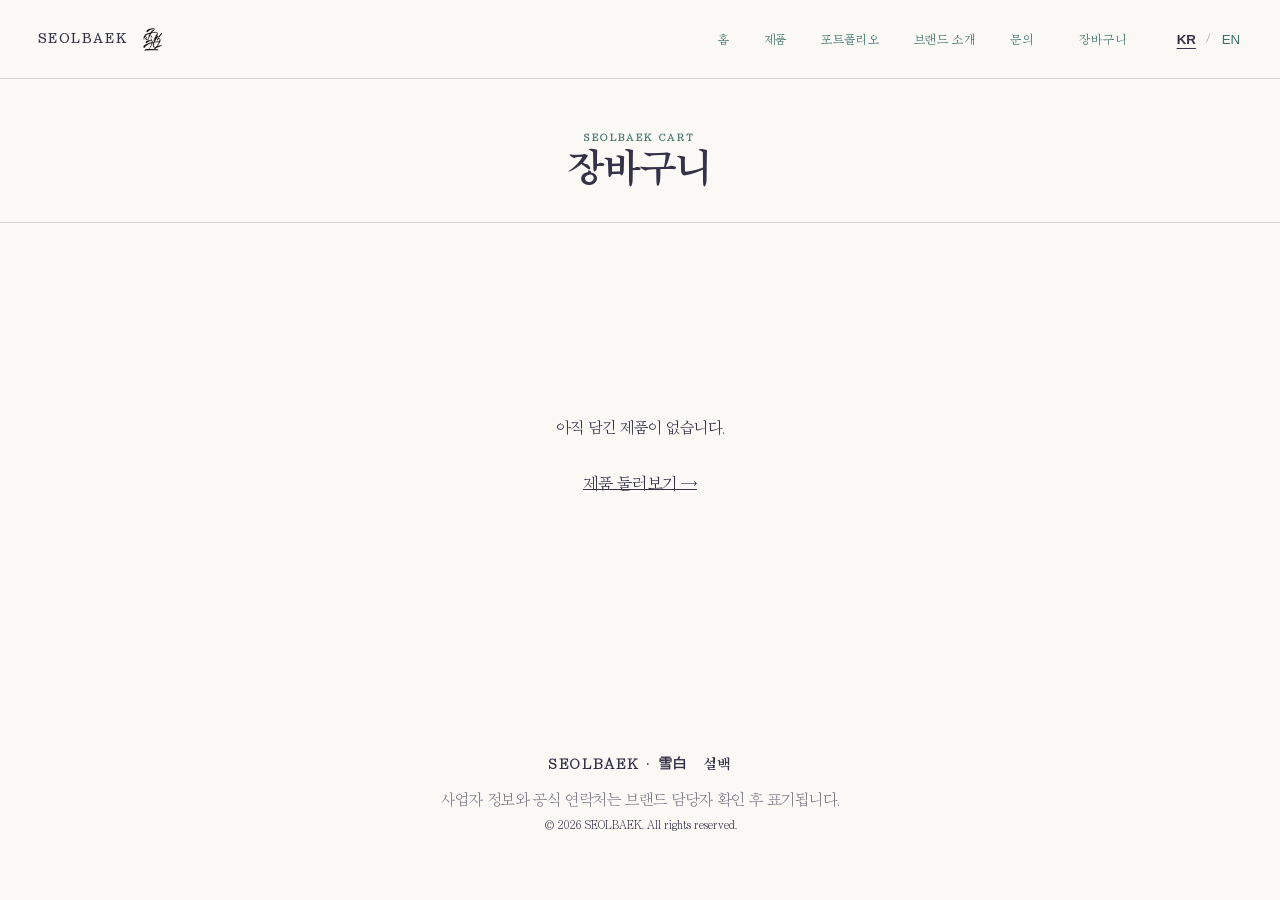
<file: cart.html>
<!DOCTYPE html>
<html lang="ko">
<head><meta charset="UTF-8"><meta name="viewport" content="width=device-width, initial-scale=1.0"><title>장바구니 — 설백</title><link rel="stylesheet" href="style.css?v=cart-center-1"></head>
<body class="cart-page" data-page="cart">
  <header class="nav"><div class="nav-inner"><a href="index.html" class="logo" aria-label="설백 홈"><span class="logo-latin">SEOLBAEK <img class="logo-hanja-image" src="images/logo-hanja-1.png" alt="&#x96EA;&#x767D;" /></span></a><button class="nav-toggle" type="button" aria-label="메뉴 열기" aria-expanded="false">☰</button><nav class="nav-menu" aria-label="주요 메뉴"><a href="index.html" data-i18n="nav.home">홈</a><a href="products.html" data-i18n="nav.collection">제품</a><a href="portfolio.html" data-i18n="nav.portfolio" data-i18n-ko="포트폴리오">포트폴리오</a><a href="about.html" data-i18n="nav.about">브랜드 소개</a><a href="contact.html" data-i18n="nav.contact">문의</a><a href="cart.html" class="cart-nav-link" data-cart-link aria-label="장바구니"><span data-i18n="cart.label" data-i18n-ko="장바구니">장바구니</span></a></nav><div class="language-switch" role="group" aria-label="언어 선택"><button type="button" data-language="ko" aria-pressed="true">KR</button><span>/</span><button type="button" data-language="en" aria-pressed="false">EN</button></div></div></header>
  <main class="cart-main section-wide"><section class="page-head cart-head"><p class="eyebrow">SEOLBAEK CART</p><h1 data-i18n="cart.title" data-i18n-ko="장바구니">장바구니</h1></section><section id="cartContent" class="cart-content" aria-live="polite"><p class="portfolio-status">장바구니를 불러오는 중입니다.</p></section></main>
  <footer class="footer"><div class="section-wide"><p class="footer-wordmark">SEOLBAEK · 雪白 <span>설백</span></p><p class="biz" data-i18n="footer.pending" data-i18n-ko="사업자 정보와 공식 연락처는 브랜드 담당자 확인 후 표기됩니다.">사업자 정보와 공식 연락처는 브랜드 담당자 확인 후 표기됩니다.</p><small>© 2026 SEOLBAEK. All rights reserved.</small></div></footer>
  <script src="script.js?v=i18n-18"></script><script src="catalog.js"></script><script src="cart.js?v=cart-en-3"></script>
</body></html>
</file>
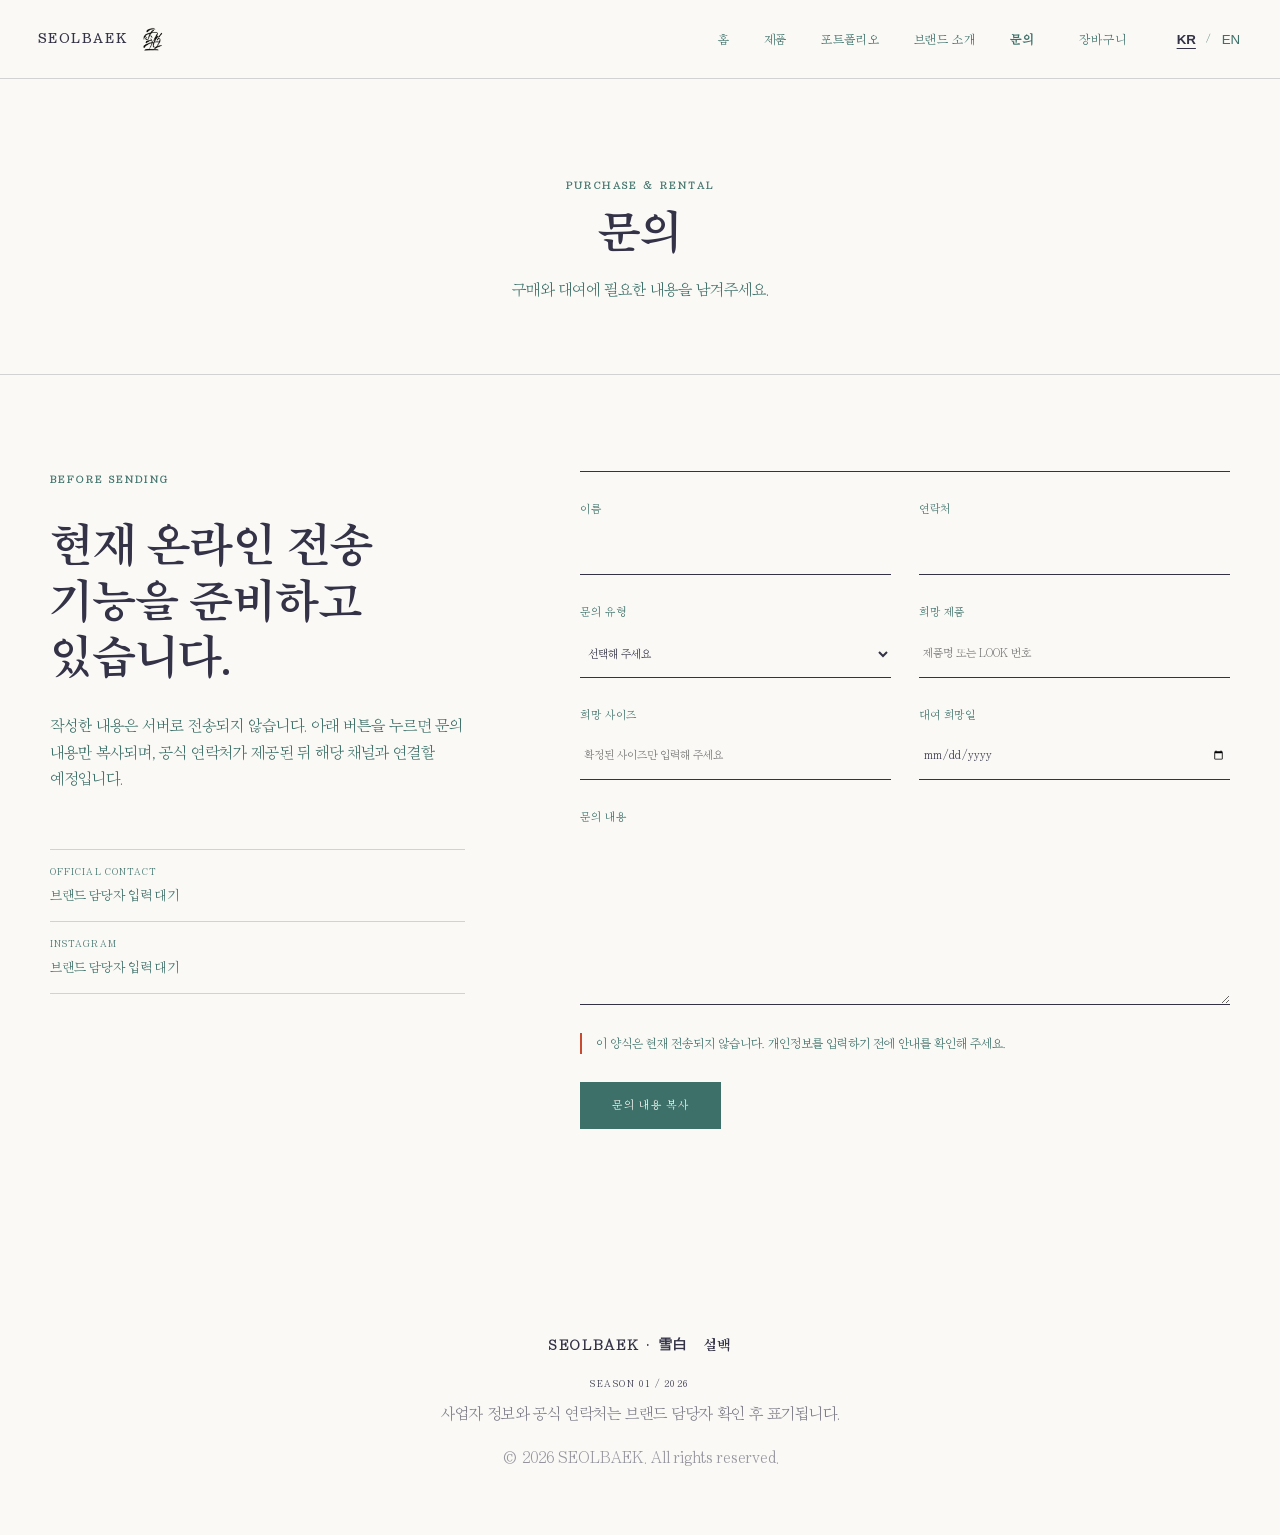
<file: contact.html>
﻿<!DOCTYPE html>
<html lang="ko">
<head>
  <meta charset="UTF-8" />
  <meta name="viewport" content="width=device-width, initial-scale=1.0" />
  <title>문의 — 설백 雪白</title>
  <meta name="description" content="설백에 문의하는 방법을 안내합니다." />
  <link rel="stylesheet" href="style.css" />
</head>
<body class="contact-page" data-page="contact">

  <header class="nav">
    <div class="nav-inner">
      <a href="index.html" class="logo" aria-label="설백 홈"><span class="logo-latin">SEOLBAEK <img class="logo-hanja-image" src="images/logo-hanja-1.png" alt="&#x96EA;&#x767D;" /></span></a>
      <button class="nav-toggle" type="button" aria-label="메뉴 열기" aria-expanded="false">☰</button>
      <nav class="nav-menu">
        <a href="index.html" data-i18n="nav.home">홈</a>
        <a href="products.html" data-i18n="nav.collection">제품</a>
        <a href="portfolio.html" data-i18n="nav.portfolio" data-i18n-ko="포트폴리오">포트폴리오</a>
        <a href="about.html" data-i18n="nav.about">브랜드 소개</a>
        <a href="contact.html" class="active" data-i18n="nav.contact">문의</a>
        <a href="cart.html" class="cart-nav-link" data-cart-link aria-label="장바구니 0"><span data-i18n="cart.label" data-i18n-ko="장바구니">장바구니</span> <span data-cart-count>0</span></a>
      </nav>
      <div class="language-switch" role="group" aria-label="언어 선택"><button type="button" data-language="ko" aria-pressed="true">KR</button><span>/</span><button type="button" data-language="en" aria-pressed="false">EN</button></div>
    </div>
  </header>

  <section class="page-head">
    <p class="eyebrow">PURCHASE & RENTAL</p>
    <h1 data-i18n="contact.title">문의</h1>
    <p data-i18n="contact.subtitle">구매와 대여에 필요한 내용을 남겨주세요.</p>
  </section>

  <main class="contact-layout section-wide">
    <aside class="contact-aside">
      <p class="eyebrow">BEFORE SENDING</p>
      <h2 data-i18n="contact.guideTitle">현재 온라인 전송 기능을 준비하고 있습니다.</h2>
      <p data-i18n="contact.guideBody">작성한 내용은 서버로 전송되지 않습니다. 아래 버튼을 누르면 문의 내용만 복사되며, 공식 연락처가 제공된 뒤 해당 채널과 연결할 예정입니다.</p>
      <dl><div><dt>OFFICIAL CONTACT</dt><dd data-i18n="contact.pending">브랜드 담당자 입력 대기</dd></div><div><dt>INSTAGRAM</dt><dd data-i18n="contact.pending">브랜드 담당자 입력 대기</dd></div></dl>
    </aside>

    <form id="inquiryForm" class="inquiry-form">
      <div class="form-grid">
        <label><span data-i18n="form.name">이름</span><input name="이름" type="text" autocomplete="name" required /></label>
        <label><span data-i18n="form.contact">연락처</span><input name="연락처" type="text" autocomplete="tel" required /></label>
        <label><span data-i18n="form.type">문의 유형</span><select name="문의 유형" required><option value="" data-i18n="form.select">선택해 주세요</option><option value="의상 구매" data-i18n="form.buyClothing">의상 구매</option><option value="장신구 구매" data-i18n="form.buyAccessories">장신구 구매</option><option value="의상 대여" data-i18n="form.rentClothing">의상 대여</option><option value="기타 문의" data-i18n="form.other">기타 문의</option></select></label>
        <label><span data-i18n="form.product">희망 제품</span><input name="희망 제품" type="text" placeholder="제품명 또는 LOOK 번호" data-i18n-placeholder="form.productPlaceholder" /></label>
        <label><span data-i18n="form.size">희망 사이즈</span><input name="희망 사이즈" type="text" placeholder="확정된 사이즈만 입력해 주세요" data-i18n-placeholder="form.sizePlaceholder" /></label>
        <label><span data-i18n="form.date">대여 희망일</span><input name="대여 희망일" type="date" /></label>
        <label class="span-2"><span data-i18n="form.message">문의 내용</span><textarea name="문의 내용" rows="8" required></textarea></label>
      </div>
      <p class="form-notice" data-i18n="contact.notSent">이 양식은 현재 전송되지 않습니다. 개인정보를 입력하기 전에 안내를 확인해 주세요.</p>
      <button class="btn" type="submit" data-i18n="contact.copy">문의 내용 복사</button>
      <p id="inquiryStatus" class="form-status" role="status" tabindex="-1"></p>
    </form>
  </main>

  <footer class="footer">
    <p class="footer-wordmark">SEOLBAEK · 雪白 <span>설백</span></p>
    <p class="footer-line">SEASON 01 / 2026</p>
    <p class="biz" data-i18n="footer.pending">사업자 정보와 공식 연락처는 브랜드 담당자 확인 후 표기됩니다.</p>
    <p>© 2026 SEOLBAEK. All rights reserved.</p>
  </footer>

  <script src="script.js?v=i18n-4"></script><script src="cart.js"></script>
</body>
</html>
</file>
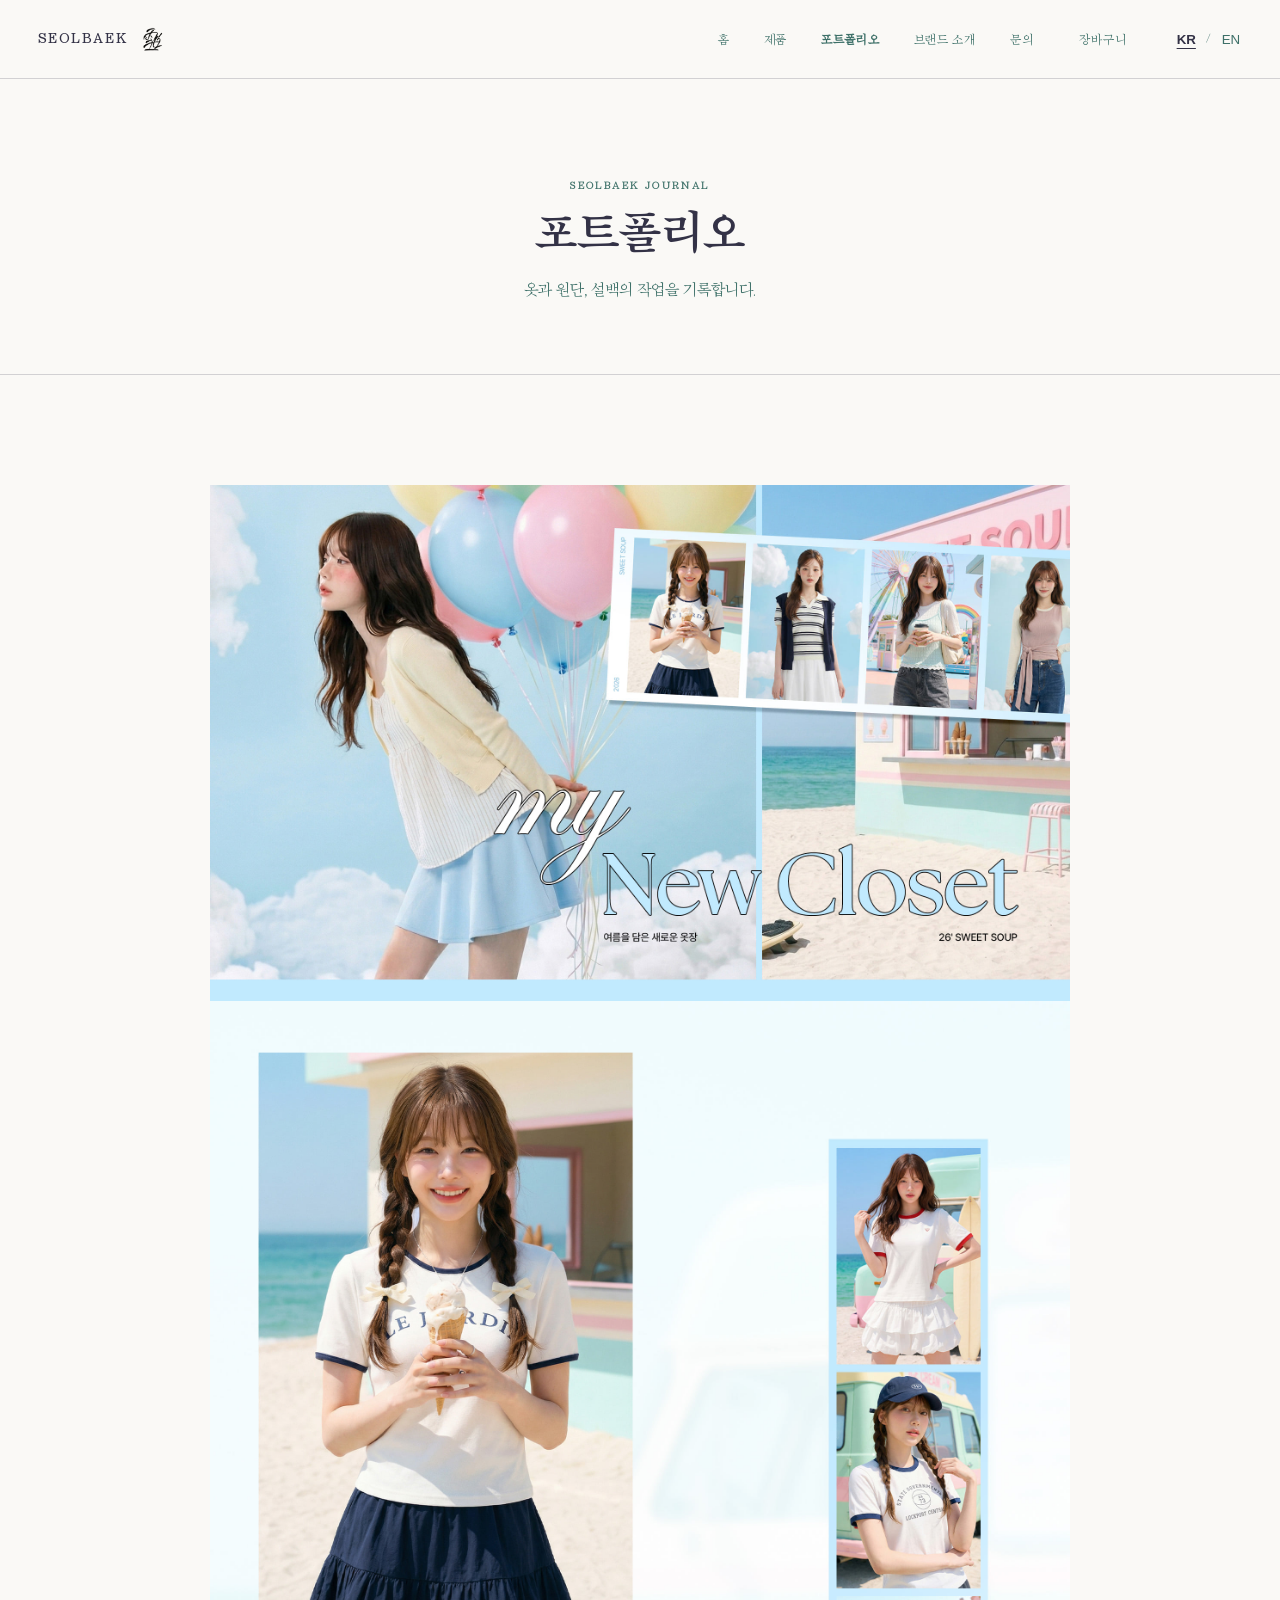
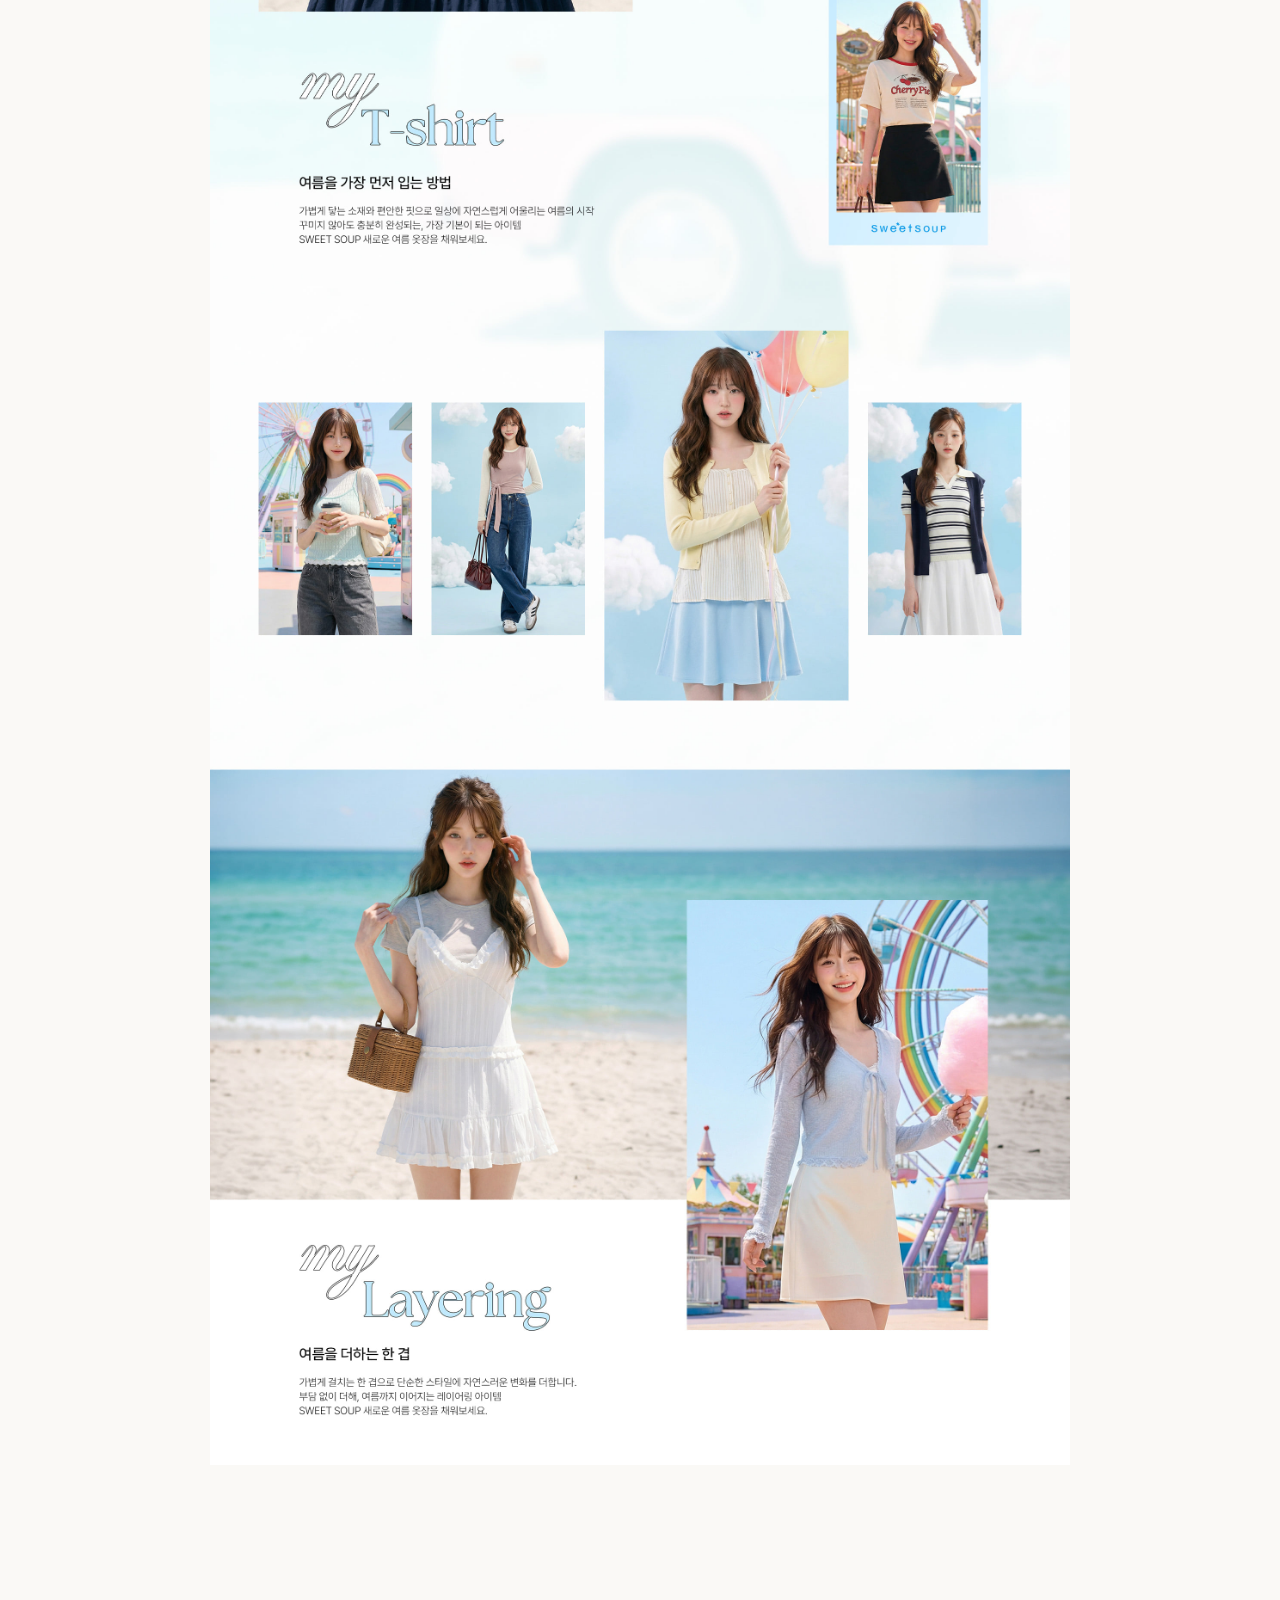
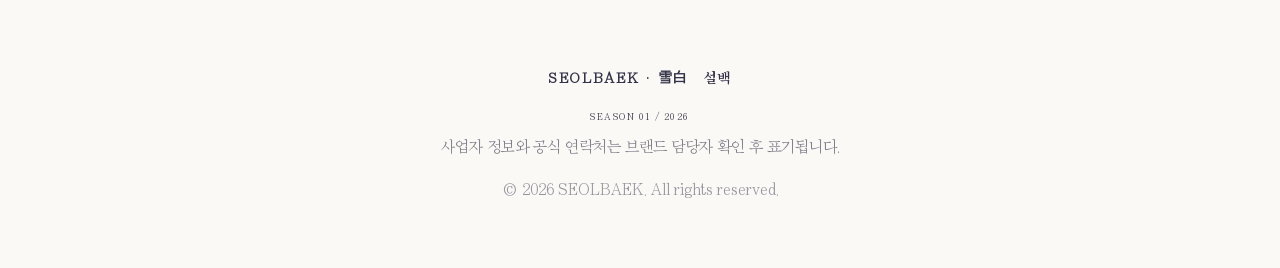
<file: portfolio.html>
﻿<!DOCTYPE html>
<html lang="ko">
<head>
  <meta charset="UTF-8" />
  <meta name="viewport" content="width=device-width, initial-scale=1.0" />
  <title>저널 — 설백 雪白</title>
  <meta name="description" content="설백의 작업과 계절의 기록을 소개합니다." />
  <link rel="stylesheet" href="style.css" />
  <link rel="stylesheet" href="rich-content.css?v=20260826-rich-editor-1" />
</head>
<body class="journal-page" data-page="journal">

  <header class="nav">
    <div class="nav-inner">
      <a href="index.html" class="logo" aria-label="설백 홈"><span class="logo-latin">SEOLBAEK <img class="logo-hanja-image" src="images/logo-hanja-1.png" alt="&#x96EA;&#x767D;" /></span></a>
      <button class="nav-toggle" type="button" aria-label="메뉴 열기" aria-expanded="false">☰</button>
      <nav class="nav-menu">
        <a href="index.html" data-i18n="nav.home">홈</a>
        <a href="products.html" data-i18n="nav.collection">제품</a>
        <a href="portfolio.html" class="active" data-i18n="nav.portfolio" data-i18n-ko="포트폴리오">포트폴리오</a>
        <a href="about.html" data-i18n="nav.about">브랜드 소개</a>
        <a href="contact.html" data-i18n="nav.contact">문의</a>
        <a href="cart.html" class="cart-nav-link" data-cart-link aria-label="장바구니 0"><span data-i18n="cart.label" data-i18n-ko="장바구니">장바구니</span> <span data-cart-count>0</span></a>
      </nav>
      <div class="language-switch" role="group" aria-label="언어 선택"><button type="button" data-language="ko" aria-pressed="true">KR</button><span>/</span><button type="button" data-language="en" aria-pressed="false">EN</button></div>
    </div>
  </header>

  <section class="page-head">
    <p class="eyebrow">SEOLBAEK JOURNAL</p><h1 data-i18n="journal.title" data-i18n-ko="포트폴리오">포트폴리오</h1>
    <p data-i18n="journal.subtitle">옷과 원단, 설백의 작업을 기록합니다.</p>
  </section>

  <section class="section">
    <!-- 브랜드 담당자가 관리자에서 작성한 한 개의 포트폴리오 문서가 여기에 표시됩니다.
         학생은 이 컨테이너와 portfolio.js를 유지하고 CSS로 UI만 디자인하세요. -->
    <article id="portfolioContent" class="portfolio-content" aria-live="polite">
      <p class="portfolio-status">포트폴리오를 불러오는 중입니다.</p>
    </article>
  </section>

  <footer class="footer">
    <p class="footer-wordmark">SEOLBAEK · 雪白 <span>설백</span></p>
    <p class="footer-line">SEASON 01 / 2026</p>
    <p class="biz" data-i18n="footer.pending">사업자 정보와 공식 연락처는 브랜드 담당자 확인 후 표기됩니다.</p>
    <p>© 2026 SEOLBAEK. All rights reserved.</p>
  </footer>

  <script src="catalog.js?v=20260826-rich-editor-1"></script>
  <script src="portfolio.js"></script>
  <script src="script.js?v=i18n-4"></script><script src="cart.js"></script>
</body>
</html>
</file>
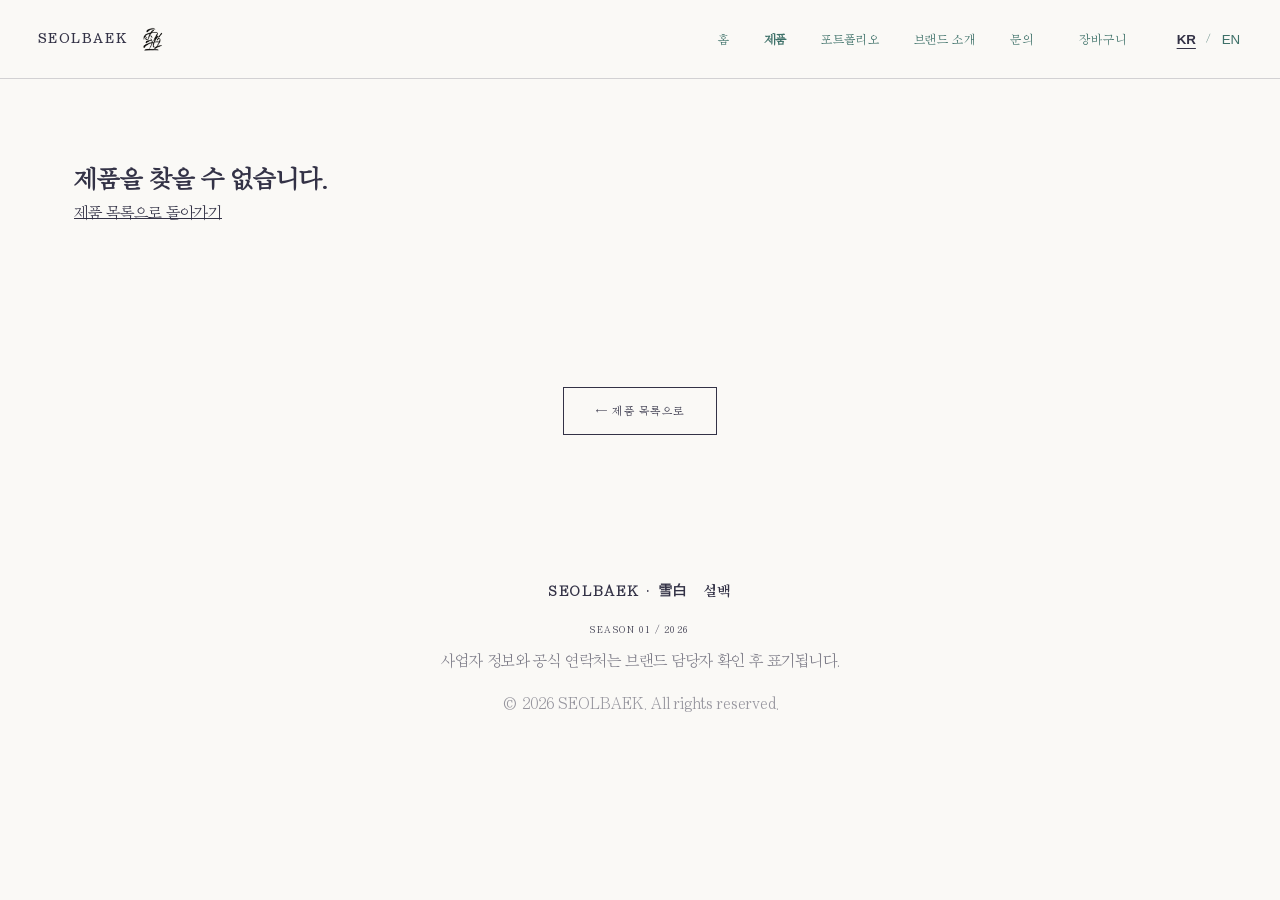
<file: product.html>
﻿<!DOCTYPE html>
<html lang="ko">
<head>
  <meta charset="UTF-8" />
  <meta name="viewport" content="width=device-width, initial-scale=1.0" />
  <title>제품 상세 — 설백 雪白</title>
  <meta name="description" content="설백 SEASON 01 제품 상세 정보" />
  <link rel="stylesheet" href="style.css?v=20260826-buy-popup-2" />
  <link rel="stylesheet" href="rich-content.css?v=20260826-rich-editor-1" />
</head>
<body class="product-page" data-page="product">

  <header class="nav">
    <div class="nav-inner">
      <a href="index.html" class="logo" aria-label="설백 홈"><span class="logo-latin">SEOLBAEK <img class="logo-hanja-image" src="images/logo-hanja-1.png" alt="&#x96EA;&#x767D;" /></span></a>
      <button class="nav-toggle" type="button" aria-label="메뉴 열기" aria-expanded="false">☰</button>
      <nav class="nav-menu">
        <a href="index.html" data-i18n="nav.home">홈</a>
        <a href="products.html" class="active" data-i18n="nav.collection">제품</a>
        <a href="portfolio.html" data-i18n="nav.portfolio" data-i18n-ko="포트폴리오">포트폴리오</a>
        <a href="about.html" data-i18n="nav.about">브랜드 소개</a>
        <a href="contact.html" data-i18n="nav.contact">문의</a>
        <a href="cart.html" class="cart-nav-link" data-cart-link aria-label="장바구니 0"><span data-i18n="cart.label" data-i18n-ko="장바구니">장바구니</span> <span data-cart-count>0</span></a>
      </nav>
      <div class="language-switch" role="group" aria-label="언어 선택"><button type="button" data-language="ko" aria-pressed="true">KR</button><span>/</span><button type="button" data-language="en" aria-pressed="false">EN</button></div>
    </div>
  </header>

  <!-- 브랜드 담당자가 만든 제품 정보와 상세 내용이 자동으로 채워집니다. -->
  <main id="product-detail" aria-live="polite">
    <section class="section"><p>제품 정보를 불러오는 중…</p></section>
  </main>

  <dialog id="purchaseDialog" class="purchase-dialog" aria-labelledby="purchaseDialogTitle">
    <section class="purchase-dialog-card">
      <header class="purchase-dialog-header">
        <div>
          <p class="purchase-dialog-eyebrow">PURCHASE</p>
          <h2 id="purchaseDialogTitle">구매 안내</h2>
        </div>
        <form method="dialog">
          <button class="purchase-dialog-close" type="submit" aria-label="구매 안내 닫기">×</button>
        </form>
      </header>
      <p id="purchaseDialogProduct" class="purchase-dialog-product"></p>
      <div id="purchaseDialogContent" class="purchase-dialog-content"></div>
      <form class="purchase-dialog-actions" method="dialog">
        <button class="btn" type="submit">확인</button>
      </form>
    </section>
  </dialog>

  <dialog id="imagePreviewDialog" class="image-preview-dialog" aria-label="제품 이미지 확대 보기">
    <form method="dialog"><button type="submit" aria-label="확대 이미지 닫기">×</button></form>
    <img id="imagePreview" alt="" />
  </dialog>

  <section class="section product-back">
    <a href="products.html" class="btn ghost" data-i18n="product.back">← 제품 목록으로</a>
  </section>

  <footer class="footer">
    <p class="footer-wordmark">SEOLBAEK · 雪白 <span>설백</span></p>
    <p class="footer-line">SEASON 01 / 2026</p>
    <p class="biz" data-i18n="footer.pending">사업자 정보와 공식 연락처는 브랜드 담당자 확인 후 표기됩니다.</p>
    <p>© 2026 SEOLBAEK. All rights reserved.</p>
  </footer>

  <script src="script.js?v=i18n-4"></script>
  <script src="catalog.js?v=20260826-rich-editor-1"></script><script src="cart.js"></script>
  <script>
    const productId = new URLSearchParams(location.search).get("id");

    function imageMarkup(source, alt, className, eager) {
      const safeSource = ProductCatalog.safeImageUrl(source);
      if (!safeSource) return "";
      return '<img class="' + className + '" src="' + ProductCatalog.escapeHtml(safeSource) +
        '" alt="' + ProductCatalog.escapeHtml(alt || "") + '" loading="' + (eager ? "eager" : "lazy") +
        '" role="button" tabindex="0" data-image-preview onerror="this.parentElement.classList.add(\'product-image-placeholder\');this.remove()" />';
    }

    function renderHeroGallery(product) {
      const esc = ProductCatalog.escapeHtml;
      if (!window.SeolbaekUI.photosReady && !product.homeImage) {
        return '<div class="product-photo-pending" role="img" aria-label="대표 및 상세 제품 사진 교체 예정">' +
          '<div class="product-photo-main"><span>FULL LOOK</span><b>PRODUCT IMAGE<br />TO BE PROVIDED</b></div>' +
          '<div class="product-detail-slots"><span>FABRIC</span><span>DRAPING</span><span>FINISH</span></div></div>';
      }
      const sources = [product.homeImage, ...(window.SeolbaekUI.photosReady && Array.isArray(product.images) ? product.images : [])].filter(Boolean);
      const images = sources
        .map((source) => ProductCatalog.safeImageUrl(source))
        .filter(Boolean);

      if (!images.length) {
        return '<div class="product-hero-image product-image-placeholder"></div>';
      }

      const slides = images.map((source, index) =>
        '<figure class="product-hero-image" data-carousel-slide role="group" aria-roledescription="슬라이드" ' +
          'aria-label="' + (index + 1) + ' / ' + images.length + '" aria-hidden="' + (index === 0 ? "false" : "true") + '">' +
          imageMarkup(source, product.name + " 이미지 " + (index + 1), "", index === 0) +
        "</figure>"
      ).join("");

      const controls = images.length > 1
        ? '<button class="product-carousel-button previous" type="button" data-carousel-previous aria-label="이전 이미지">←</button>' +
          '<button class="product-carousel-button next" type="button" data-carousel-next aria-label="다음 이미지">→</button>' +
          '<div class="product-carousel-footer">' +
            '<p class="product-carousel-count" aria-live="polite"><strong data-carousel-current>1</strong> / ' + images.length + "</p>" +
            '<div class="product-carousel-dots" aria-label="대표 이미지 선택">' +
              images.map((_, index) =>
                '<button class="product-carousel-dot" type="button" data-carousel-index="' + index + '" ' +
                  'aria-label="' + (index + 1) + '번째 이미지 보기" aria-current="' + (index === 0 ? "true" : "false") + '"></button>'
              ).join("") +
            "</div>" +
          "</div>"
        : "";

      return '<div class="product-hero-carousel' + (images.length > 1 ? " has-multiple" : "") + '" ' +
        'data-product-carousel aria-roledescription="캐러셀" aria-label="' + esc(product.name) + ' 대표 이미지">' +
          '<div class="product-carousel-viewport"><div class="product-carousel-track">' + slides + "</div></div>" +
          controls +
        "</div>";
    }

    function richTextWithoutPendingImages(value) {
      const template = document.createElement("template");
      template.innerHTML = ProductCatalog.sanitizeRichText(value);
      if (!window.SeolbaekUI.photosReady) {
        template.content.querySelectorAll("img").forEach((image) => image.remove());
        template.content.querySelectorAll("p, figure").forEach((node) => {
          if (!node.textContent.trim() && !node.querySelector("video, iframe")) node.remove();
        });
      }
      return template.innerHTML;
    }

    function parseProductSpecs(product) {
      const aliases = {
        "색상": "color", "color": "color", "소재": "material", "material": "material",
        "사이즈": "size", "size": "size", "제작 방식": "construction", "제작": "construction", "construction": "construction",
        "디자인 모티브": "motif", "모티브": "motif", "motif": "motif", "구매 또는 대여": "availability", "구매·대여": "availability", "availability": "availability",
        "관리 방법": "care", "관리": "care", "care": "care"
      };
      const values = {};
      const otherKeywords = [];
      (Array.isArray(product.keywords) ? product.keywords : []).forEach((keyword) => {
        const match = String(keyword).match(/^\s*([^:：]+)\s*[:：]\s*(.+)$/);
        const key = match && aliases[match[1].trim().toLowerCase()];
        if (key) values[key] = match[2].trim();
        else otherKeywords.push(keyword);
      });
      return { values, otherKeywords };
    }

    function renderSpecs(product) {
      const esc = ProductCatalog.escapeHtml;
      const parsed = parseProductSpecs(product);
      const isEnglish = document.documentElement.lang === "en";
      const pending = isEnglish ? "Information pending" : "정보 준비 중";
      if (isEnglish) {
        const valueMap = { "준비 중": "Information pending", "오간자": "Organza", "구매": "Purchase", "대여": "Rental", "코르셋 또는 지퍼 조절": "Adjustable corset or zipper", "44/55 방향": "Fits sizes 44–55", "옆쪽 연두색 디테일": "Light green side detail" };
        Object.keys(parsed.values).forEach((key) => { parsed.values[key] = valueMap[parsed.values[key]] || parsed.values[key]; });
        parsed.otherKeywords.splice(0, parsed.otherKeywords.length, ...parsed.otherKeywords.map((keyword) => valueMap[keyword] || String(keyword).replace("원단 디테일:", "Fabric detail:").replace("유등천 물결 표현", "Yudeungcheon wave motif").replace("둥근 컷과 주름 꽃잎", "Rounded cut and pleated petals").replace("위빙 처리와 살랑거리는 원단", "Woven finish and flowing fabric").replace("소재:", "Material:").replace("사이즈:", "Size:").replace("구매·대여:", "Purchase / rental:")));
      }
      const labels = isEnglish
        ? { price: "Price", color: "Color", material: "Material", size: "Size", construction: "Construction", motif: "Design motif", availability: "Purchase / Rental", care: "Care" }
        : { price: "가격", color: "색상", material: "소재", size: "사이즈", construction: "제작 방식", motif: "디자인 모티브", availability: "구매·대여", care: "관리 방법" };
      const values = { price: product.price || pending, ...parsed.values };
      const rows = Object.keys(labels).map((key) => '<div><dt>' + labels[key] + '</dt><dd class="' + (values[key] ? '' : 'is-pending') + '">' + esc(values[key] || pending) + '</dd></div>').join("");
      return '<dl class="product-spec-grid">' + rows + '</dl>';
    }

    function setupImagePreview() {
      const dialog = document.getElementById("imagePreviewDialog");
      const preview = document.getElementById("imagePreview");
      if (!dialog || !preview) return;
      function openPreview(image) {
        preview.src = image.currentSrc || image.src;
        preview.alt = image.alt;
        dialog.showModal();
      }
      document.querySelectorAll("[data-image-preview]").forEach((image) => {
        image.addEventListener("click", () => openPreview(image));
        image.addEventListener("keydown", (event) => { if (event.key === "Enter" || event.key === " ") { event.preventDefault(); openPreview(image); } });
      });
      dialog.addEventListener("click", (event) => { if (event.target === dialog) dialog.close(); });
    }

    function setupProductCarousels() {
      document.querySelectorAll("[data-product-carousel]").forEach((carousel) => {
        const track = carousel.querySelector(".product-carousel-track");
        const viewport = carousel.querySelector(".product-carousel-viewport");
        const slides = Array.from(carousel.querySelectorAll("[data-carousel-slide]"));
        const dots = Array.from(carousel.querySelectorAll("[data-carousel-index]"));
        const currentLabel = carousel.querySelector("[data-carousel-current]");
        if (!track || !viewport || slides.length < 2) return;

        let current = 0;
        let touchStartX = 0;
        let touchStartY = 0;

        function showSlide(nextIndex) {
          current = (nextIndex + slides.length) % slides.length;
          track.style.transform = "translate3d(-" + (current * 100) + "%, 0, 0)";
          slides.forEach((slide, index) => slide.setAttribute("aria-hidden", String(index !== current)));
          dots.forEach((dot, index) => dot.setAttribute("aria-current", String(index === current)));
          if (currentLabel) currentLabel.textContent = String(current + 1);
        }

        carousel.querySelector("[data-carousel-previous]").addEventListener("click", () => showSlide(current - 1));
        carousel.querySelector("[data-carousel-next]").addEventListener("click", () => showSlide(current + 1));
        dots.forEach((dot) => dot.addEventListener("click", () => showSlide(Number(dot.dataset.carouselIndex))));

        carousel.addEventListener("keydown", (event) => {
          if (event.key === "ArrowLeft") showSlide(current - 1);
          else if (event.key === "ArrowRight") showSlide(current + 1);
          else if (event.key === "Home") showSlide(0);
          else if (event.key === "End") showSlide(slides.length - 1);
          else return;
          event.preventDefault();
        });

        viewport.addEventListener("touchstart", (event) => {
          const touch = event.changedTouches[0];
          touchStartX = touch.clientX;
          touchStartY = touch.clientY;
        }, { passive: true });

        viewport.addEventListener("touchend", (event) => {
          const touch = event.changedTouches[0];
          const distanceX = touch.clientX - touchStartX;
          const distanceY = touch.clientY - touchStartY;
          if (Math.abs(distanceX) < 45 || Math.abs(distanceX) <= Math.abs(distanceY)) return;
          showSlide(current + (distanceX < 0 ? 1 : -1));
        }, { passive: true });
      });
    }

    function setupPurchaseDialog(product) {
      const trigger = document.querySelector("[data-purchase-dialog]");
      const dialog = document.getElementById("purchaseDialog");
      if (!trigger || !dialog) return;

      document.getElementById("purchaseDialogProduct").textContent = product.name || "";
      document.getElementById("purchaseDialogContent").textContent = String(product.buyNotice || "").trim();
      trigger.addEventListener("click", () => dialog.showModal());
      dialog.addEventListener("click", (event) => {
        if (event.target === dialog) dialog.close();
      });
    }

    function renderSection(section, product, index) {
      if (!section || !section.type) return "";
      const esc = ProductCatalog.escapeHtml;
      const rich = ProductCatalog.sanitizeRichText;

      if (section.type === "rich_text") {
        return '<section class="product-block product-rich-text">' + richTextWithoutPendingImages(section.body) + "</section>";
      }

      if (section.type === "full_image") {
        const image = imageMarkup(section.image, section.alt || product.name, "", false);
        if (!image) return "";
        const caption = section.caption ? "<figcaption>" + esc(section.caption) + "</figcaption>" : "";
        return '<figure class="product-block product-full-image">' + image + caption + "</figure>";
      }

      if (section.type === "image_text") {
        const image = imageMarkup(section.image, section.heading || product.name, "", false);
        const heading = section.heading ? "<h2>" + esc(section.heading) + "</h2>" : "";
        const reverse = section.imagePosition === "right" ? " reverse" : "";
        return '<section class="product-block product-image-text' + reverse + '">' +
          '<div class="product-block-image">' + image + "</div>" +
          '<div class="product-block-copy">' + heading + rich(section.body) + "</div></section>";
      }

      if (section.type === "gallery") {
        const columns = ["1", "2", "3"].includes(String(section.columns)) ? String(section.columns) : "2";
        const images = (Array.isArray(section.images) ? section.images : [])
          .map((source, imageIndex) => '<figure>' + imageMarkup(source, product.name + " 상세 이미지 " + (imageIndex + 1), "", false) + "</figure>")
          .join("");
        return images ? '<section class="product-block product-gallery columns-' + columns + '">' + images + "</section>" : "";
      }

      if (section.type === "highlight") {
        const heading = section.heading ? "<h2>" + esc(section.heading) + "</h2>" : "";
        return '<aside class="product-block product-highlight">' + heading + rich(section.body) + "</aside>";
      }

      return "";
    }

    let loadedProduct = null;
    function renderProductPage(product) {
        loadedProduct = product;
        const isEnglish = document.documentElement.lang === "en";
        const displayName = isEnglish ? (product.nameEn || product.name) : product.name;
        const displaySummary = isEnglish ? (product.summaryEn || product.summary || "") : (product.summary || "");
        document.documentElement.classList.toggle("product-photos-ready", window.SeolbaekUI.photosReady);
        document.title = displayName + " — SEOLBAEK 雪白";
        const descriptionMeta = document.querySelector('meta[name="description"]');
        if (descriptionMeta) descriptionMeta.content = displaySummary || displayName;

        const esc = ProductCatalog.escapeHtml;
        const gallery = renderHeroGallery(product);
        const parsedSpecs = parseProductSpecs(product);
        const tags = parsedSpecs.otherKeywords.map((keyword) => {
          const text = isEnglish ? String(keyword).replace("원단 디테일:", "Fabric detail:").replace("유등천 물결 표현", "Yudeungcheon wave motif").replace("둥근 컷과 주름 꽃잎", "Rounded cut and pleated petals").replace("위빙 처리와 살랑거리는 원단", "Woven finish and flowing fabric").replace("옆쪽 연두색 디테일", "Light green side detail").replace("소재:", "Material:").replace("사이즈:", "Size:").replace("구매·대여:", "Purchase / rental:") : keyword;
          return "<span>" + esc(text) + "</span>";
        }).join("");
        const buyLink = ProductCatalog.safeExternalUrl(product.buyLink);
        const buyNotice = String(product.buyNotice || "").trim();
        const buyButton = window.SeolbaekUI.commerceReady && buyLink
          ? '<a class="btn product-buy" href="' + esc(buyLink) + '" target="_blank" rel="noopener noreferrer">' + esc(product.buyLabel || "구매하기") + ' <span aria-hidden="true">↗</span></a>'
          : window.SeolbaekUI.commerceReady && buyNotice
            ? '<button class="btn product-buy" type="button" data-purchase-dialog aria-haspopup="dialog">' + esc(product.buyLabel || "구매하기") + "</button>"
            : "";
        const purchaseConfirmed = /purchase|구매/i.test([product.label, product.category, ...(product.keywords || [])].join(" ")) && !/rental|대여/i.test(String(product.label || ""));
        const cartButton = '<button class="btn product-cart" type="button" data-cart-add="' + esc(product.id) + '">' + (document.documentElement.lang === "en" ? "Add to cart" : "장바구니 담기") + '</button>';
        const inquiryLabel = document.documentElement.lang === "en" ? "Purchase / rental inquiry" : "구매·대여 문의";
        const inquiryButton = '<a class="btn ghost product-inquiry" href="contact.html?product=' + encodeURIComponent(product.name) + '">' + inquiryLabel + '</a>';

        let sections = Array.isArray(product.sections) ? product.sections.map((section, index) => renderSection(section, product, index)).join("") : "";
        if (!sections && product.description) {
          const paragraphs = String(product.description).split("\n\n").map((text) => "<p>" + esc(text).replace(/\n/g, "<br />") + "</p>").join("");
          sections = '<section class="product-block product-rich-text">' + paragraphs + "</section>";
        }
        if (!sections.trim()) sections = '<section class="product-block detail-content-pending"><p>DETAIL CONTENT / TO BE PROVIDED</p><span>' + (document.documentElement.lang === "en" ? "Detailed fabric, draping and finish information is awaiting admin input." : "원단·드레이핑·마감 상세 정보 관리자 입력 대기") + '</span></section>';

        document.getElementById("product-detail").innerHTML =
          '<section class="section product-hero"><div class="product-hero-gallery">' + gallery + '</div><div class="product-info">' +
          '<p class="k">' + esc(product.label || product.category || "SEASON 01") + "</p><h1>" + esc(displayName) + '</h1><p class="product-summary">' + esc(displaySummary) + '</p>' +
          renderSpecs(product) + (tags ? '<div class="tags">' + tags + "</div>" : "") + '<div class="product-actions">' + buyButton + cartButton + inquiryButton + "</div></div></section>" +
          '<div class="product-story"><div class="detail-section-head section"><p class="eyebrow">DETAIL & CRAFT</p><h2>' + (document.documentElement.lang === "en" ? "Fabric, silhouette and finish" : "원단과 실루엣, 마감") + "</h2></div>" + sections + "</div>";

        setupProductCarousels();
        setupPurchaseDialog(product);
        setupImagePreview();
    }

    ProductCatalog.loadVisibleProducts()
      .then((products) => {
        const product = window.SeolbaekProductPresets.apply(products).find((item) => item.id === productId);
        if (!product) throw new Error("제품을 찾을 수 없습니다.");
        renderProductPage(product);
      })
      .catch(() => {
        document.getElementById("product-detail").innerHTML =
          '<section class="section"><h1>제품을 찾을 수 없습니다.</h1><p><a href="products.html">제품 목록으로 돌아가기</a></p></section>';
      });
    window.addEventListener("seolbaek:language", () => { if (loadedProduct) renderProductPage(loadedProduct); });
  </script>
</body>
</html>
</file>
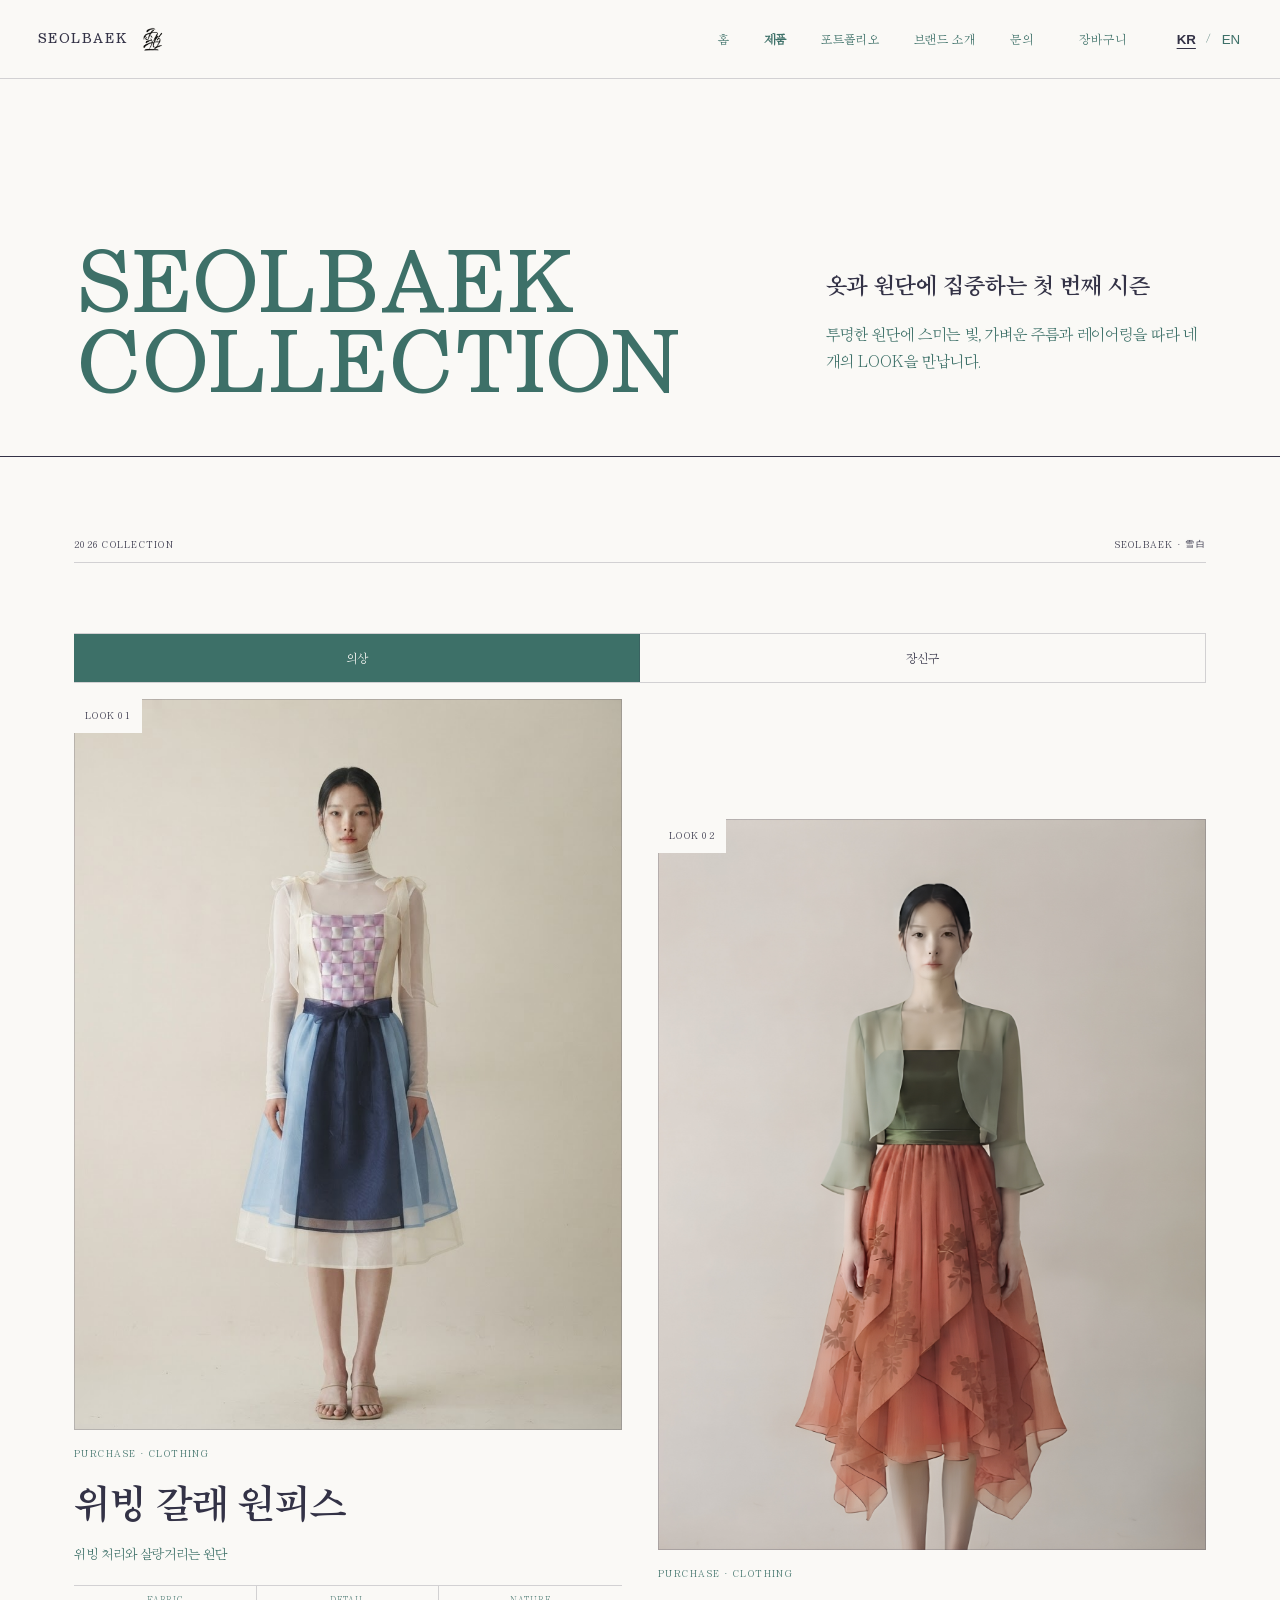
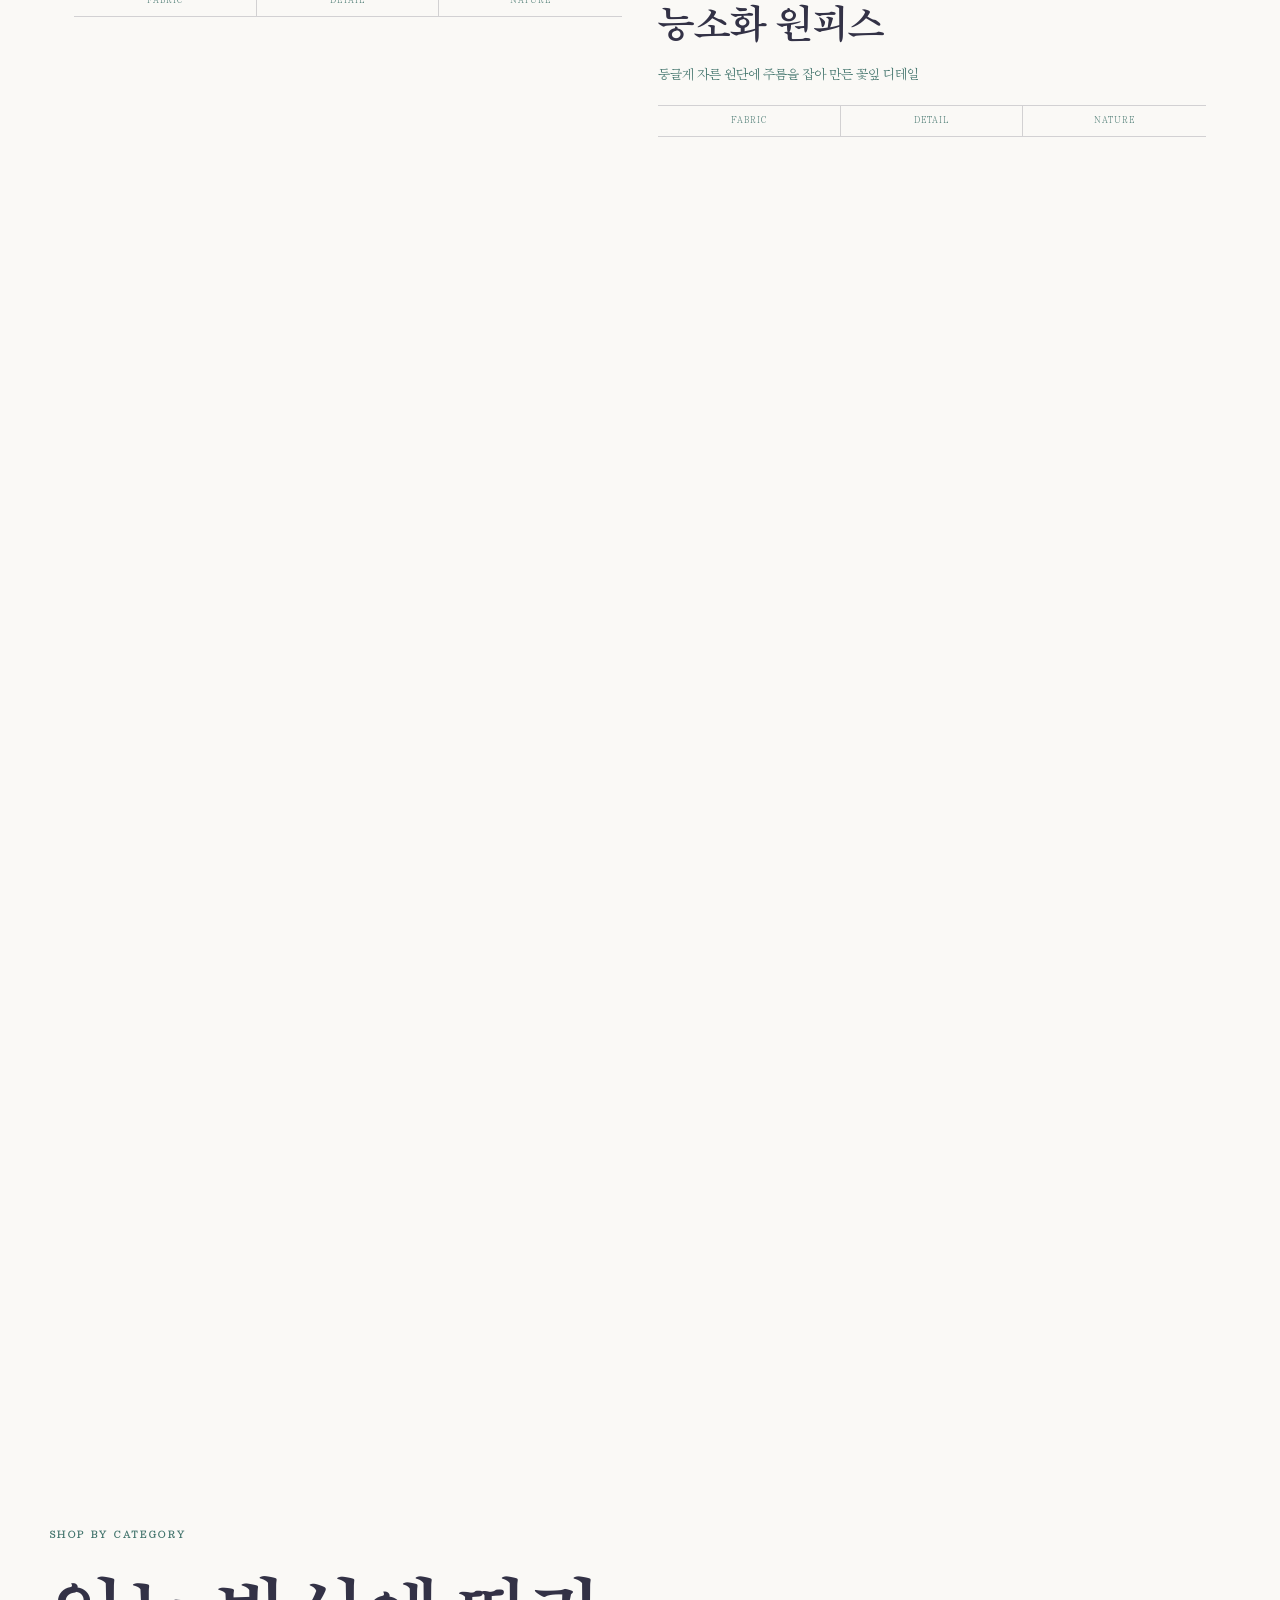
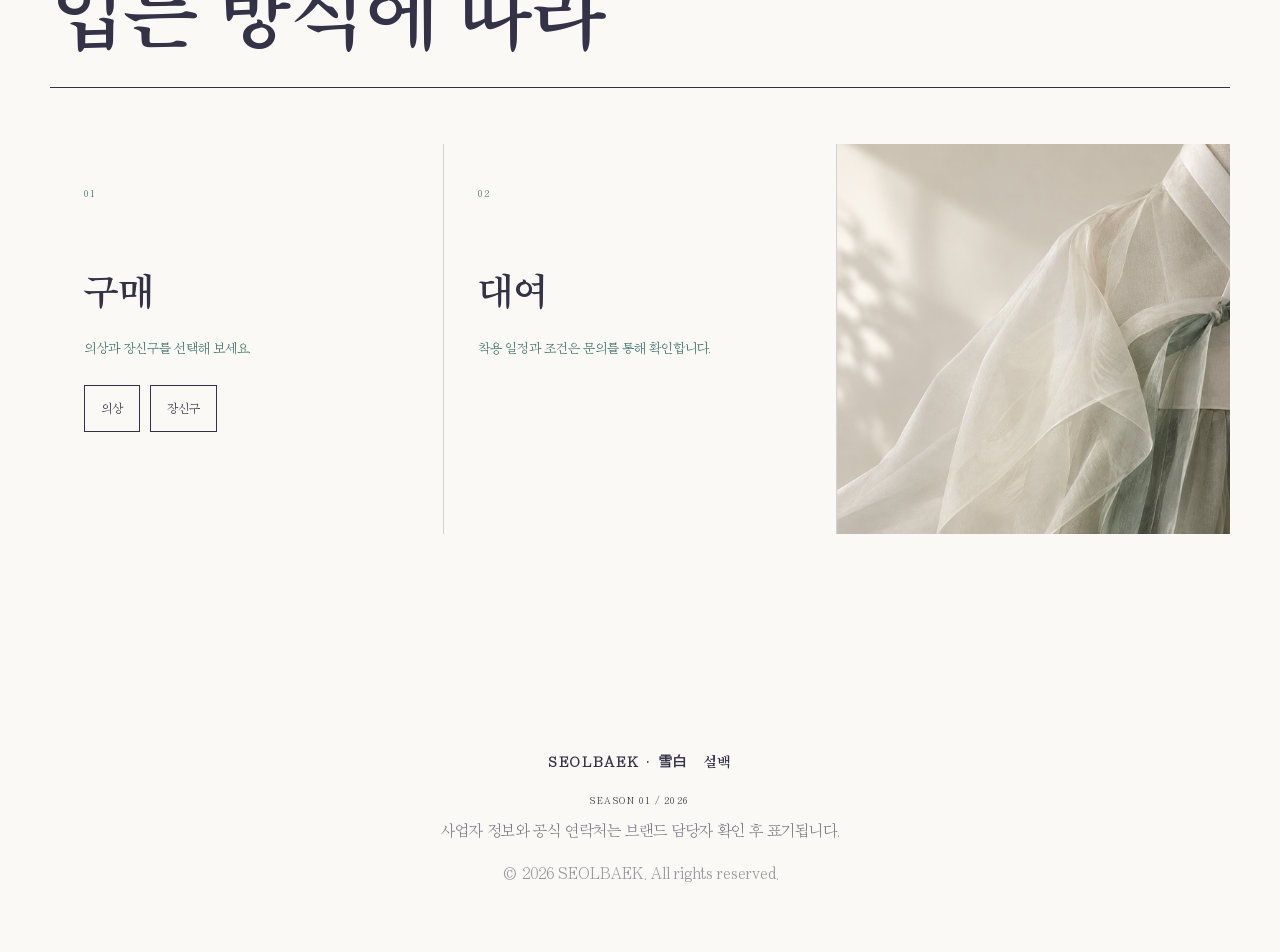
<file: products.html>
﻿<!DOCTYPE html>
<html lang="ko">
<head>
  <meta charset="UTF-8" />
  <meta name="viewport" content="width=device-width, initial-scale=1.0" />
  <title>SEASON 01 / 2026 — 설백 雪白</title>
  <meta name="description" content="중촌동의 시간을 다섯 가지 색으로 엮은 설백의 2026 시즌 컬렉션." />
  <link rel="stylesheet" href="style.css" />
</head>
<body class="products-page" data-page="products">
  <header class="nav">
    <div class="nav-inner">
      <a href="index.html" class="logo" aria-label="설백 홈"><span class="logo-latin">SEOLBAEK <img class="logo-hanja-image" src="images/logo-hanja-1.png" alt="&#x96EA;&#x767D;" /></span></a>
      <button class="nav-toggle" type="button" aria-label="메뉴 열기" aria-expanded="false">☰</button>
      <nav class="nav-menu" aria-label="주요 메뉴">
        <a href="index.html" data-i18n="nav.home">홈</a><a href="products.html" class="active" data-i18n="nav.collection">제품</a><a href="portfolio.html" data-i18n="nav.portfolio" data-i18n-ko="포트폴리오">포트폴리오</a><a href="about.html" data-i18n="nav.about">브랜드 소개</a><a href="contact.html" data-i18n="nav.contact">문의</a><a href="cart.html" class="cart-nav-link" data-cart-link aria-label="장바구니 0"><span data-i18n="cart.label" data-i18n-ko="장바구니">장바구니</span> <span data-cart-count>0</span></a>
      </nav>
      <div class="language-switch" role="group" aria-label="언어 선택"><button type="button" data-language="ko" aria-pressed="true">KR</button><span>/</span><button type="button" data-language="en" aria-pressed="false">EN</button></div>
    </div>
  </header>

  <main>
    <section class="collection-head">
      <div><h1><span class="season-year-group">SEOLBAEK</span> <span class="season-year-group">COLLECTION</span></h1></div>
      <div><p class="collection-kicker" data-i18n="collection.kicker">옷과 원단에 집중하는 첫 번째 시즌</p><p data-i18n="collection.body">투명한 원단에 스미는 빛, 가벼운 주름과 레이어링을 따라 네 개의 LOOK을 만납니다.</p></div>
    </section>

    <section class="section collection-catalog">
      <div class="collection-rule"><span>2026 COLLECTION</span><span>SEOLBAEK · 雪白</span></div>
      <div class="catalog-filters" role="group" aria-label="&#51228;&#54408; &#52852;&#53580;&#44256;&#47532;">
        <button type="button" class="active" data-mode="clothing" aria-pressed="true" data-i18n="category.clothing" data-i18n-ko="&#51032;&#49345;">&#51032;&#49345;</button>
        <button type="button" data-mode="accessories" aria-pressed="false" data-i18n="category.accessories" data-i18n-ko="&#51109;&#49888;&#44396;">&#51109;&#49888;&#44396;</button>
      </div>
      <!-- 제품 데이터는 products.json에서만 자동으로 불러옵니다. -->
      <div class="lookbook-grid catalog-grid" id="product-list" aria-live="polite"></div>
    </section>

    <section class="category-section section-wide" aria-labelledby="category-title">
      <div class="editorial-heading reveal-on-scroll"><p class="eyebrow">SHOP BY CATEGORY</p><h2 id="category-title" data-i18n="home.categoryTitle">입는 방식에 따라</h2></div>
      <div class="category-grid">
        <div class="category-purchase"><span>01</span><h3 data-i18n="category.purchase">구매</h3><p data-i18n="category.purchaseBody">의상과 장신구를 선택해 보세요.</p><div class="category-sublinks"><a href="products.html?category=clothing" data-i18n="category.clothing">의상</a><a href="products.html?category=accessories" data-i18n="category.accessories">장신구</a></div></div>
        <a href="products.html?category=rental"><span>02</span><h3 data-i18n="category.rental">대여</h3><p data-i18n="category.rentalBody">착용 일정과 조건은 문의를 통해 확인합니다.</p></a>
        <div class="category-photo-area"><img src="images/category-rental-editorial.png" alt="오간자 원단의 부드러운 주름" /></div>
      </div>
    </section>

  </main>

  <footer class="footer">
    <p class="footer-wordmark">SEOLBAEK · 雪白 <span>설백</span></p><p class="footer-line">SEASON 01 / 2026</p><p class="biz" data-i18n="footer.pending">사업자 정보와 공식 연락처는 브랜드 담당자 확인 후 표기됩니다.</p><p>© 2026 SEOLBAEK. All rights reserved.</p>
  </footer>

  <script src="script.js?v=i18n-11"></script>
  <script src="catalog.js?v=20260826-rich-editor-1"></script><script src="cart.js"></script>
  <script>
    let catalogProducts = [];
    let selectedCategory = "clothing";
    function filterProducts(category) {
      return catalogProducts.filter((product) => {
        const text = [product.category, product.label, product.name, ...(product.keywords || [])].join(" ").toLowerCase();
        // 대여는 기존 목록 판정식을 유지합니다. 구매는 실제 구분 값으로 대여 전용을 제외합니다.
        if (category === "rental") return /대여|rental|rent/.test(text);
        const metadata = [product.category, product.label, ...(product.keywords || [])].join(" ").toLowerCase();
        // 시즌 네 LOOK은 기본 의상 목록에서 한 번에 소개합니다. 대나무 두루마기는 대여 표기를 유지합니다.
        if (category === "clothing" && product.id === "seolbaek-bamboo" && product.homeImage) return true;
        const rentalOnly = /대여|rental|rent/.test(metadata) && !/구매|purchase/.test(metadata.replace(/구매\s*·\s*대여\s*:/g, ""));
        if (rentalOnly) return false;
        const accessory = /장신구|액세서리|accessor|jewelry/.test(metadata);
        return category === "accessories" ? accessory : !accessory;
      });
    }
    function renderCategory(category) {
      const box = document.getElementById("product-list");
      const filtered = filterProducts(category);
      // 상품이 없는 카테고리에는 실제 상품 대신 이미지 준비 자리만 표시합니다.
      box.innerHTML = filtered.length ? window.SeolbaekUI.renderCatalog(filtered) : window.SeolbaekUI.renderProductSlots([], 2, { compact: true });
      window.SeolbaekReveal && window.SeolbaekReveal();
    }
    function selectCategory(category, updateUrl = true) {
      selectedCategory = ["clothing", "accessories", "rental"].includes(category) ? category : "clothing";
      const rental = selectedCategory === "rental";

      document.querySelectorAll("[data-mode], [data-category]").forEach((item) => {
        const active = item.dataset.mode ? item.dataset.mode === selectedCategory : item.dataset.category === selectedCategory;
        item.classList.toggle("active", active);
        item.setAttribute("aria-pressed", String(active));
      });
      if (updateUrl) {
        const url = new URL(location.href);
        url.searchParams.set("category", selectedCategory);
        history.replaceState(null, "", url);
      }
      renderCategory(selectedCategory);
    }
    document.querySelectorAll("[data-category]").forEach((button) => button.addEventListener("click", () => selectCategory(button.dataset.category)));
    document.querySelectorAll("[data-mode]").forEach((button) => button.addEventListener("click", () => selectCategory(button.dataset.mode)));
    ProductCatalog.loadVisibleProducts().then((products) => {
      catalogProducts = window.SeolbaekProductPresets.apply(products);
      selectCategory(new URLSearchParams(location.search).get("category"), false);
    }).catch(() => { document.getElementById("product-list").innerHTML = window.SeolbaekUI.catalogMessage("loadError"); });
    window.addEventListener("seolbaek:language", () => renderCategory(selectedCategory));
  </script>
</body>
</html>
</file>
<file: style.css>
/* ===================================================   ★ 브랜드 디자인 토큰 — 여기 값만 바꾸면 사이트 전체 톤이 바뀝니다
   (예: RE:STITCH → --bg:#F7F4EE; --ink:#111; --accent:#0E5A5A;)
   ========================================================== */
/* 브랜드 전체에서 사용하는 북 명조 글꼴 */
@font-face {
  font-family: "Bookk Myungjo Light";
  src: url("fonts/BookkMyungjo_Light.ttf") format("truetype");
  font-weight: 400;
  font-style: normal;
  font-display: swap;
}
@font-face {
  font-family: "Bookk Myungjo Bold";
  src: url("fonts/BookkMyungjo_Bold.ttf") format("truetype");
  font-weight: 400;
  font-style: normal;
  font-display: swap;
}

:root {
  /* [작성서 03] 설백 공식 팔레트 — 색 변경은 이곳에서만 합니다. */
  --snow: #FAF9F6;       /* 따뜻한 백색 */
  --jade: #3D7068;       /* 유록 翠綠 */
  --vermilion: #C84B31;  /* 주홍 朱紅 */
  --blue: #3D7068;       /* 유록 강조색 */
  --ink: #333246;        /* 먹 墨 */
  --white: #FAF9F6;

  --bg: var(--snow);
  --surface: var(--white);
  --ink-soft: var(--jade);
  --accent: var(--jade);
  --line: color-mix(in srgb, var(--ink) 20%, transparent);
  --about-divider: rgba(51, 50, 70, 0.2);
  --veil: color-mix(in srgb, var(--white) 68%, transparent);
  /* 햇살과 오간자 전용 색상: 배경의 온도와 주름 대비를 조절합니다. */
  --organza-light: #fffdf4;
  --organza-sun: #eddbb9;
  --organza-shade: #b8ad9b;
  --shadow: color-mix(in srgb, var(--ink) 18%, transparent);

  --font-main: "Bookk Myungjo Light", serif;
  --font-display: "Bookk Myungjo Bold", serif;
  --radius: 0;
  --maxw: 1180px;
  --space-xs: 8px;
  --space-sm: 16px;
  --space-md: 28px;
  --space-lg: 56px;
  --space-xl: 96px;
  --space-2xl: 152px;
  --motion-slow: 1200ms;
  --motion-base: 650ms;
}

/* ===== 기본값 (모바일 우선 — 기본이 휴대폰 화면) ===== */
* { margin: 0; padding: 0; box-sizing: border-box; }
html { scroll-behavior: smooth; -webkit-text-size-adjust: 100%; }
body { font-family: var(--font-main); color: var(--ink); background: var(--bg); line-height: 1.7; }
img { max-width: 100%; display: block; }
a { color: inherit; }

/* ===== 상단 메뉴 (모바일: 햄버거) ===== */
.nav { position: sticky; top: 0; z-index: 20; background: var(--bg); backdrop-filter: blur(8px); border-bottom: 1px solid var(--line); }
.nav-inner { max-width: var(--maxw); margin: 0 auto; padding: 14px 20px; display: flex; align-items: center; justify-content: space-between; position: relative; }
.logo { font-family: var(--font-display); font-weight: 800; letter-spacing: 2px; text-decoration: none; font-size: 19px; }
.nav-toggle { background: none; border: 0; font-size: 26px; line-height: 1; cursor: pointer; color: var(--ink); padding: 4px 8px; }
.nav-menu { display: none; position: absolute; top: 100%; left: 0; right: 0; flex-direction: column; background: var(--bg); border-bottom: 1px solid var(--line); padding: 8px 20px 16px; }
.nav-menu.open { display: flex; }
.nav-menu a { text-decoration: none; color: var(--ink-soft); font-size: 16px; padding: 12px 0; border-top: 1px solid var(--line); }
.nav-menu a.active { color: var(--ink); font-weight: 700; }

/* ===== 히어로 (홈 첫 화면) ===== */
.hero { min-height: 72vh; background: var(--surface); display: flex; flex-direction: column; align-items: center; justify-content: center; text-align: center; padding: 48px 22px; gap: 16px; }
.hero .eyebrow { font-size: 12px; letter-spacing: 3px; color: var(--ink-soft); text-transform: uppercase; }
.hero h1 { font-family: var(--font-display); font-size: clamp(28px, 8vw, 58px); letter-spacing: 1px; }
.hero p { color: var(--ink-soft); max-width: 560px; }
.btn { display: inline-block; border: 0; background: var(--accent); color: var(--bg); padding: 14px 32px; border-radius: 999px; font: inherit; font-size: 15px; letter-spacing: 1px; text-decoration: none; cursor: pointer; }
.btn.ghost { background: transparent; color: var(--ink); border: 1px solid var(--ink); }

/* ===== 공통 섹션 ===== */
.section { max-width: var(--maxw); margin: 0 auto; padding: 56px 22px; }
.section .eyebrow { font-size: 12px; letter-spacing: 3px; color: var(--ink-soft); text-transform: uppercase; margin-bottom: 6px; }
.section h2 { font-family: var(--font-display); font-size: clamp(22px, 6vw, 32px); margin-bottom: 18px; }
.section h3 { font-size: clamp(16px, 4.5vw, 20px); margin: 20px 0 8px; }
.lead { font-size: clamp(15px, 4vw, 18px); color: var(--ink-soft); max-width: 640px; }

/* ===== 페이지 머리(서브페이지 상단) ===== */
.page-head { background: var(--bg); text-align: center; padding: 64px 22px 48px; }
.page-head h1 { font-family: var(--font-display); font-size: clamp(26px, 7vw, 44px); }
.page-head p { color: var(--ink-soft); margin-top: 8px; }

/* ===== 강점 3가지 / 특징 ===== */
.features { display: grid; grid-template-columns: 1fr; gap: 16px; }
.feature { background: var(--surface); border-radius: var(--radius); padding: 22px; }
.feature .num { font-size: 12px; letter-spacing: 2px; color: var(--ink-soft); }
.feature h3 { margin: 6px 0 8px; }
.feature p { color: var(--ink-soft); font-size: 14.5px; }

/* ===== 제품(룩) 카드 ===== */
.grid { display: grid; grid-template-columns: repeat(2, 1fr); gap: 14px; }
.card { text-decoration: none; }
.card-img { aspect-ratio: 3/4; background: var(--surface); border-radius: var(--radius); margin-bottom: 10px; overflow: hidden; }
.card-img img { width: 100%; height: 100%; object-fit: cover; }
.card .k { font-size: 11px; letter-spacing: 2px; color: var(--ink-soft); text-transform: uppercase; }
.card h3 { font-size: 15px; margin: 2px 0 4px; }
.card p { font-size: 13px; color: var(--ink-soft); }
.card .price { margin-top: 5px; color: var(--ink); font-weight: 700; }

/* 제품 상세형(큰 이미지+설명 교차) */
.look { display: grid; grid-template-columns: 1fr; gap: 18px; margin: 36px 0; }
.look-img { aspect-ratio: 3/4; background: var(--surface); border-radius: var(--radius); overflow: hidden; }
.look-img img { width: 100%; height: 100%; object-fit: cover; }
.look .k { font-size: 11px; letter-spacing: 2px; color: var(--ink-soft); text-transform: uppercase; }
.look h3 { font-size: clamp(18px, 5vw, 24px); margin: 4px 0 8px; }
.look p { color: var(--ink-soft); }
.tags { margin-top: 10px; display: flex; flex-wrap: wrap; gap: 6px; }
.tags span { font-size: 11.5px; border: 1px solid var(--line); border-radius: 999px; padding: 4px 10px; color: var(--ink-soft); }

/* ===== 제품 상세페이지 =====
   브랜드 담당자가 편집기에서 만든 상세 내용은 아래 공통 클래스에 맞춰 표시됩니다.
   학생은 이 영역의 CSS를 바꿔 브랜드에 맞는 제품 상세 UI를 디자인하세요. */
.product-hero { display: grid; grid-template-columns: 1fr; gap: 28px; }
.product-hero-gallery { min-width: 0; }
.product-hero-carousel { position: relative; min-width: 0; }
.product-carousel-viewport { overflow: hidden; border-radius: var(--radius); touch-action: pan-y; }
.product-carousel-track { display: flex; transition: transform .42s cubic-bezier(.22, .7, .25, 1); will-change: transform; }
.product-hero-image { flex: 0 0 100%; min-width: 100%; min-height: 320px; aspect-ratio: 4/5; margin: 0; background: var(--surface); overflow: hidden; }
.product-hero-image img { width: 100%; height: 100%; object-fit: cover; }
.product-image-placeholder { aspect-ratio: 3/4; }
.product-carousel-button { position: absolute; top: 50%; z-index: 2; display: grid; width: 44px; height: 44px; padding: 0; border: 1px solid rgba(255,255,255,.55); border-radius: 50%; background: rgba(20,20,20,.72); color: #fff; font-size: 20px; line-height: 1; place-items: center; transform: translateY(-50%); cursor: pointer; backdrop-filter: blur(8px); }
.product-carousel-button:hover { background: rgba(20,20,20,.92); }
.product-carousel-button:focus-visible,
.product-carousel-dot:focus-visible { outline: 3px solid var(--accent); outline-offset: 3px; }
.product-carousel-button.previous { left: 12px; }
.product-carousel-button.next { right: 12px; }
.product-carousel-footer { display: flex; align-items: center; justify-content: space-between; gap: 16px; min-height: 34px; padding-top: 10px; }
.product-carousel-count { flex: 0 0 auto; margin: 0; color: var(--ink-soft); font-size: 12px; font-variant-numeric: tabular-nums; }
.product-carousel-dots { display: flex; overflow-x: auto; align-items: center; justify-content: flex-end; gap: 8px; max-width: 75%; padding: 5px 2px; scrollbar-width: none; }
.product-carousel-dots::-webkit-scrollbar { display: none; }
.product-carousel-dot { flex: 0 0 auto; width: 8px; height: 8px; padding: 0; border: 0; border-radius: 50%; background: var(--line); cursor: pointer; transition: width .2s ease, background .2s ease; }
.product-carousel-dot[aria-current="true"] { width: 24px; border-radius: 999px; background: var(--ink); }
.product-info .k { font-size: 11px; letter-spacing: 2px; color: var(--ink-soft); text-transform: uppercase; }
.product-info h1 { font-family: var(--font-display); font-size: clamp(28px, 8vw, 48px); line-height: 1.2; margin: 8px 0 14px; }
.product-summary { color: var(--ink-soft); font-size: 16px; }
.product-price { font-size: 20px; font-weight: 800; margin-top: 18px; }
.product-buy { margin-top: 24px; text-align: center; }
.purchase-dialog { width: min(calc(100% - 32px), 520px); max-height: calc(100dvh - 32px); margin: auto; padding: 0; border: 0; border-radius: var(--radius); background: var(--bg); color: var(--ink); box-shadow: 0 24px 80px rgba(0,0,0,.28); }
.purchase-dialog::backdrop { background: rgba(15,15,15,.58); backdrop-filter: blur(4px); }
.purchase-dialog-card { padding: 24px; }
.purchase-dialog-header { display: flex; align-items: flex-start; justify-content: space-between; gap: 20px; }
.purchase-dialog-eyebrow { color: var(--ink-soft); font-size: 11px; letter-spacing: 2px; }
.purchase-dialog-header h2 { margin-top: 4px; font-family: var(--font-display); font-size: 25px; line-height: 1.25; }
.purchase-dialog-close { display: grid; width: 42px; height: 42px; padding: 0; border: 1px solid var(--line); border-radius: 50%; background: transparent; color: var(--ink); font-size: 25px; line-height: 1; place-items: center; cursor: pointer; }
.purchase-dialog-product { margin-top: 24px; font-weight: 800; }
.purchase-dialog-content { overflow-wrap: anywhere; margin-top: 10px; padding: 18px; border-radius: var(--radius); background: var(--surface); color: var(--ink-soft); line-height: 1.8; white-space: pre-wrap; }
.purchase-dialog-actions { margin-top: 20px; text-align: right; }
.purchase-dialog-actions .btn { min-width: 112px; }
.product-story { padding: 24px 0 64px; }
.product-block { width: min(calc(100% - 44px), var(--maxw)); margin: 0 auto 54px; }
.product-rich-text { max-width: 760px; }
.product-rich-text h2,
.product-block-copy h2,
.product-highlight h2 { font-family: var(--font-display); font-size: clamp(23px, 6vw, 36px); line-height: 1.3; margin-bottom: 16px; }
.product-rich-text h3,
.product-block-copy h3 { font-size: clamp(18px, 5vw, 25px); margin: 30px 0 10px; }
.product-rich-text p,
.product-block-copy p,
.product-highlight p { margin: 0 0 16px; color: var(--ink-soft); }
.product-rich-text ul,
.product-rich-text ol,
.product-block-copy ul,
.product-block-copy ol { margin: 0 0 20px 22px; color: var(--ink-soft); }
.product-rich-text blockquote,
.product-block-copy blockquote { border-left: 3px solid var(--accent); padding-left: 18px; margin: 24px 0; font-size: 18px; }
.product-rich-text img,
.product-block-copy img { width: 100%; border-radius: var(--radius); margin: 24px 0; }
.product-rich-text figure { margin: 24px 0; }
.product-rich-text figcaption { margin-top: 8px; color: var(--ink-soft); font-size: 12px; text-align: center; }
.product-rich-text iframe,
.product-rich-text video { display: block; width: 100%; margin: 30px 0; border: 0; border-radius: var(--radius); background: #111; }
.product-rich-text iframe { aspect-ratio: 16 / 9; }
.product-rich-text video { height: auto; }
.product-full-image { width: min(calc(100% - 24px), 1320px); }
.product-full-image img { width: 100%; max-height: 900px; object-fit: cover; border-radius: var(--radius); }
.product-full-image figcaption { color: var(--ink-soft); font-size: 13px; margin-top: 8px; text-align: center; }
.product-image-text { display: grid; grid-template-columns: 1fr; gap: 24px; align-items: center; }
.product-block-image { min-height: 280px; background: var(--surface); border-radius: var(--radius); overflow: hidden; }
.product-block-image:empty { display: none; }
.product-block-image img { width: 100%; height: 100%; max-height: 720px; object-fit: cover; }
.product-gallery { display: grid; grid-template-columns: 1fr; gap: 12px; }
.product-gallery figure { min-height: 240px; background: var(--surface); border-radius: var(--radius); overflow: hidden; }
.product-gallery img { width: 100%; height: 100%; max-height: 760px; object-fit: cover; }
.product-highlight { background: var(--surface); padding: 38px 24px; border-radius: var(--radius); text-align: center; }
.product-highlight > :last-child { margin-bottom: 0; }
.product-back { text-align: center; padding-top: 0; }

/* ===== 포트폴리오 =====
   관리자 편집기에서 만든 한 페이지가 이 영역에 표시됩니다.
   학생은 아래 스타일을 브랜드 디자인에 맞게 자유롭게 바꿀 수 있습니다. */
.portfolio-content { max-width: 860px; margin: 0 auto; overflow-wrap: anywhere; }
.portfolio-content > :first-child { margin-top: 0; }
.portfolio-content > :last-child { margin-bottom: 0; }
.portfolio-content h2 { margin: 48px 0 18px; font-family: var(--font-display); font-size: clamp(25px, 6vw, 42px); line-height: 1.25; }
.portfolio-content h3 { margin: 36px 0 13px; font-size: clamp(19px, 4.5vw, 27px); line-height: 1.35; }
.portfolio-content h4 { margin: 30px 0 10px; font-size: 18px; }
.portfolio-content p { margin: 0 0 20px; color: var(--ink-soft); }
.portfolio-content strong { color: var(--ink); }
.portfolio-content ul,
.portfolio-content ol { margin: 0 0 24px 24px; color: var(--ink-soft); }
.portfolio-content li + li { margin-top: 7px; }
.portfolio-content blockquote { margin: 34px 0; padding: 6px 0 6px 20px; border-left: 3px solid var(--accent); font-size: clamp(18px, 4vw, 24px); }
.portfolio-content blockquote p { color: var(--ink); }
.portfolio-content a { text-underline-offset: 3px; }
.portfolio-content hr { margin: 52px 0; border: 0; border-top: 1px solid var(--line); }
.portfolio-content img { width: 100%; height: auto; margin: 30px 0; border-radius: var(--radius); }
.portfolio-content figure { margin: 34px 0; }
.portfolio-content figure img { margin: 0; }
.portfolio-content figcaption { margin-top: 9px; color: var(--ink-soft); font-size: 12px; text-align: center; }
.portfolio-content iframe,
.portfolio-content video { display: block; width: 100%; margin: 36px 0; border: 0; border-radius: var(--radius); background: #111; }
.portfolio-content iframe { aspect-ratio: 16 / 9; }
.portfolio-content video { height: auto; }
.portfolio-content.is-empty { min-height: 220px; display: grid; place-items: center; text-align: center; }
.portfolio-status { color: var(--ink-soft); font-size: 14px; }

/* 기존 사례형 UI를 사용하고 싶은 학생 팀을 위한 선택 스타일 */
.case { border-top: 1px solid var(--line); padding: 28px 0; }
.case .k { font-size: 12px; letter-spacing: 2px; color: var(--ink-soft); }
.case h3 { margin: 6px 0 8px; }
.case p { color: var(--ink-soft); }

/* ===== 문의 ===== */
.contact-list { display: grid; grid-template-columns: 1fr; gap: 12px; margin-top: 8px; }
.contact-item { background: var(--surface); border-radius: var(--radius); padding: 18px 20px; }
.contact-item .label { font-size: 12px; letter-spacing: 2px; color: var(--ink-soft); text-transform: uppercase; }
.contact-item .value { font-size: 16px; margin-top: 4px; word-break: break-all; }

/* ===== 푸터 (모든 페이지 공통) ===== */
.footer { border-top: 1px solid var(--line); padding: 40px 22px; text-align: center; color: var(--ink-soft); font-size: 13px; }
.footer .biz { margin-top: 8px; line-height: 1.9; }

/* ===== 큰 화면(태블릿/PC) — 720px 이상 ===== */
@media (min-width: 720px) {
  .nav-toggle { display: none; }
  .nav-menu { display: flex; flex-direction: row; position: static; background: none; border: 0; padding: 0; gap: 26px; }
  .nav-menu a { border-top: 0; padding: 0; font-size: 15px; }
  .section { padding: 80px 24px; }
  .features { grid-template-columns: repeat(3, 1fr); }
  .grid { grid-template-columns: repeat(auto-fill, minmax(230px, 1fr)); gap: 22px; }
  .look { grid-template-columns: 1fr 1fr; align-items: center; gap: 40px; }
  .look.reverse .look-img { order: 2; }
  .product-hero { grid-template-columns: minmax(0, 1.2fr) minmax(280px, .8fr); align-items: start; gap: 52px; }
  .product-info { position: sticky; top: 100px; padding-top: 20px; }
  .product-block { margin-bottom: 90px; }
  .product-image-text { grid-template-columns: 1fr 1fr; gap: 64px; }
  .product-image-text.reverse .product-block-image { order: 2; }
  .product-image-text.reverse .product-block-copy { order: 1; }
  .product-gallery.columns-2 { grid-template-columns: repeat(2, 1fr); }
  .product-gallery.columns-3 { grid-template-columns: repeat(3, 1fr); }
  .product-highlight { padding: 64px; }
  .contact-list { grid-template-columns: repeat(2, 1fr); }
}

@media (prefers-reduced-motion: reduce) {
  .product-carousel-track { transition: none; }
}

/* ===================================================   설백 2026 — 한지의 여백, 오간자의 층, 재봉의 가는 선
   ========================================================== */
body { overflow-x: hidden; background: var(--bg); }
.section-wide { width: min(calc(100% - 40px), var(--maxw)); margin-inline: auto; }
.eyebrow { color: var(--blue); font-size: 10px; font-weight: 600; letter-spacing: .24em; text-transform: uppercase; }
.logo span { margin-left: .28em; font-family: var(--font-display); font-size: .72em; font-weight: 400; }

.nav { background: var(--snow); border-color: var(--line); backdrop-filter: blur(14px); }
.nav-inner { max-width: none; min-height: 62px; padding: 12px 20px; }
.nav .logo { color: var(--ink); font-size: 18px; letter-spacing: .08em; }
.nav-toggle { display: grid; width: 44px; height: 44px; padding: 0; place-items: center; }
.nav-menu { background: var(--snow); }
.nav-menu a { letter-spacing: .04em; }
.nav-menu a.active { color: var(--blue); }

.seolbaek-hero { position: relative; display: grid; min-height: calc(100svh - 62px); overflow: hidden; place-items: center; isolation: isolate; }
.hero-fabric { position: absolute; z-index: -3; width: 100%; height: 100%; object-fit: cover; animation: hero-breathe 14s ease-in-out infinite alternate; }
.seolbaek-hero::after { position: absolute; z-index: -2; inset: 0; background: linear-gradient(105deg, color-mix(in srgb, var(--white) 58%, transparent), color-mix(in srgb, var(--snow) 12%, transparent) 68%, color-mix(in srgb, var(--blue) 8%, transparent)); content: ""; }
.organza-layer { position: absolute; z-index: -1; width: 70vw; height: 125%; border-left: 1px solid var(--veil); background: linear-gradient(100deg, transparent, var(--veil), transparent); filter: blur(2px); transform: rotate(9deg); animation: organza-drift 11s ease-in-out infinite alternate; }
.organza-layer-one { left: -30%; }
.organza-layer-two { right: -46%; animation-delay: -5s; }
.hero-copy { width: min(calc(100% - 44px), 980px); color: var(--ink); text-align: left; }
.hero-copy .hero-brand { font-family: var(--font-display); font-size: clamp(14px, 3vw, 19px); letter-spacing: .14em; }
.hero-season { margin-top: 22px; padding-top: 12px; border-top: 1px solid var(--ink); font-size: 10px; letter-spacing: .24em; }
.hero-copy h1 { margin-top: clamp(34px, 9vh, 90px); font-family: var(--font-display); font-size: clamp(34px, 8.5vw, 78px); font-weight: 400; line-height: 1.28; letter-spacing: -.04em; }
.hero-slogan { margin-top: 30px; color: var(--blue); font-family: var(--font-display); font-size: clamp(15px, 3.5vw, 21px); }
.hero-reveal { opacity: 0; transform: translateY(18px); animation: hero-reveal .9s ease forwards; }
.hero-season { animation-delay: .65s; }
.hero-copy h1 { animation-delay: 1.35s; }
.hero-slogan { animation-delay: 2.15s; }
.scroll-cue { position: absolute; right: 20px; bottom: 24px; display: flex; align-items: center; gap: 12px; color: var(--ink); font-size: 9px; letter-spacing: .22em; text-decoration: none; writing-mode: vertical-rl; }
.scroll-cue span { display: block; width: 1px; height: 48px; background: var(--ink); }

.manifesto { padding-block: 120px; }
.manifesto-grid { display: grid; gap: 42px; margin-top: 18px; padding-top: 28px; border-top: 1px solid var(--ink); }
.manifesto h2 { font-family: var(--font-display); font-size: clamp(48px, 13vw, 110px); font-weight: 400; line-height: 1.05; }
.manifesto .lead { margin-bottom: 18px; color: var(--ink); font-family: var(--font-display); font-size: clamp(22px, 5vw, 34px); }
.manifesto-grid > div > p:not(.lead) { max-width: 520px; color: var(--ink-soft); }
.text-link { display: inline-flex; align-items: center; gap: 28px; margin-top: 32px; padding-bottom: 6px; border-bottom: 1px solid var(--ink); font-size: 12px; letter-spacing: .05em; text-decoration: none; }

.season-intro { padding-block: 100px; background: var(--snow); color: var(--ink); }
.season-intro .eyebrow { color: var(--jade); opacity: .72; }
.season-ko { margin-top: 42px; font-family: var(--font-display); font-size: clamp(20px, 5vw, 34px); }
.season-intro h2 { margin-top: -4px; font-family: var(--font-display); font-size: clamp(54px, 15vw, 132px); font-weight: 400; line-height: 1; }
.season-description { max-width: 590px; margin-top: 38px; color: var(--ink); opacity: .82; }
.palette { display: grid; grid-template-columns: repeat(5, 1fr); margin-top: 64px; border-top: 1px solid color-mix(in srgb, var(--snow) 45%, transparent); }
.swatch { min-width: 0; aspect-ratio: 1 / 1.55; padding: 8px 4px; border-right: 1px solid color-mix(in srgb, var(--snow) 45%, transparent); color: var(--ink); }
.swatch b, .swatch small { display: block; font-size: 9px; font-weight: 500; }
.swatch small { margin-top: 2px; opacity: .72; }
.swatch.snow { background: var(--snow); }.swatch.jade { background: var(--jade); color: var(--white); }.swatch.vermilion { background: var(--vermilion); color: var(--white); }.swatch.blue { background: var(--blue); color: var(--white); }.swatch.ink { background: var(--ink); color: var(--snow); }

.collection-preview { padding-block: 110px; }
.section-heading { display: grid; gap: 26px; margin-bottom: 58px; padding-bottom: 24px; border-bottom: 1px solid var(--ink); }
.section-heading h2 { margin-top: 14px; font-family: var(--font-display); font-size: clamp(38px, 9vw, 74px); font-weight: 400; line-height: 1.16; }
.section-heading > p { max-width: 470px; color: var(--ink-soft); }
.season-grid { display: grid; grid-template-columns: 1fr; gap: 68px; }
.season-card { display: block; min-width: 0; color: var(--ink); text-decoration: none; }
.season-card-image { position: relative; overflow: hidden; aspect-ratio: 3 / 4; background: var(--surface); }
.season-card-image::after { position: absolute; inset: 0; border: 1px solid var(--line); content: ""; pointer-events: none; }
.season-card-image img { width: 100%; height: 100%; object-fit: cover; transition: transform 1s cubic-bezier(.2,.7,.2,1), filter .8s; }
.season-card:hover .season-card-image img { transform: scale(1.025); }
.season-card.time-1 img { filter: sepia(.08) brightness(1.05); }.season-card.time-2 img { filter: sepia(.13) saturate(.9); }.season-card.time-3 img { filter: saturate(.8) contrast(.96); }.season-card.time-4 img { filter: saturate(.68) brightness(.82); }
.look-number { position: absolute; top: 0; left: 0; padding: 7px 10px; background: var(--snow); color: var(--ink); font-size: 9px; letter-spacing: .16em; }
.season-card-meta { display: flex; justify-content: space-between; gap: 12px; margin-top: 14px; padding-bottom: 8px; border-bottom: 1px solid var(--line); color: var(--blue); font-size: 9px; letter-spacing: .12em; }
.season-card h3, .season-card h2 { margin-top: 13px; font-family: var(--font-display); font-size: clamp(24px, 6vw, 36px); font-weight: 400; }
.season-card p { margin-top: 8px; color: var(--ink-soft); font-size: 13px; }
.image-placeholder { position: absolute; inset: 0; display: grid; color: var(--ink-soft); font-size: 10px; letter-spacing: .12em; place-items: center; text-align: center; }
.collection-link { display: table; margin: 60px auto 0; }
.catalog-empty { grid-column: 1 / -1; padding: 80px 0; border-block: 1px solid var(--line); text-align: center; }

.craft-teaser { display: grid; background: var(--surface); }
.craft-image { min-height: 520px; }
.craft-image img { width: 100%; height: 100%; object-fit: cover; }
.craft-copy { padding: 64px 24px 80px; }
.craft-copy h2 { margin-top: 18px; font-family: var(--font-display); font-size: clamp(38px, 10vw, 66px); font-weight: 400; line-height: 1.16; }
.craft-copy > p:not(.eyebrow) { max-width: 480px; margin-top: 28px; color: var(--ink-soft); }

.collection-head { display: grid; gap: 48px; padding: 90px 22px 70px; border-bottom: 1px solid var(--ink); }
.collection-head :is(h1, h2) { margin-top: 20px; font-family: var(--font-display); font-size: clamp(58px, 16vw, 150px); font-weight: 400; line-height: .87; }
.collection-head :is(h1, h2) span { margin-left: 18%; color: var(--blue); font-size: .48em; }
.collection-head > div:last-child { max-width: 520px; align-self: end; }
.collection-kicker { margin-bottom: 18px; font-family: var(--font-display); font-size: 22px; }
.collection-head > div:last-child > p:last-child { color: var(--ink-soft); }
.collection-catalog { max-width: var(--maxw); }
.collection-rule { display: flex; justify-content: space-between; margin-bottom: 70px; padding-bottom: 10px; border-bottom: 1px solid var(--line); font-size: 9px; letter-spacing: .14em; }
.catalog-note { margin-top: 70px; padding-top: 20px; border-top: 1px solid var(--line); color: var(--ink-soft); font-size: 12px; }

.about-opening { min-height: calc(100svh - 62px); padding: 90px 22px 70px; background: var(--snow); }
.about-opening h1 { margin-top: 52px; font-family: var(--font-display); font-size: clamp(52px, 15vw, 142px); font-weight: 400; line-height: 1.08; letter-spacing: -.05em; }
.about-opening-note { margin-top: 60px; padding-left: 34%; color: var(--blue); font-family: var(--font-display); font-size: clamp(17px, 4vw, 24px); }
.story-steps { padding-block: 100px; container-type: inline-size; }
.story-step { position: relative; max-width: 690px; padding-block: 32px 70px; }
/* 글의 폭과 정렬은 유지하고 구분선만 본문 전체 너비에 맞춥니다. */
.story-step::before { content: ""; position: absolute; top: 0; left: 0; width: 100cqw; border-top: 1px solid var(--about-divider); }
.story-step-right::before { left: auto; right: 0; }
.story-step-right { margin-left: auto; }
.story-index { color: var(--blue); font-size: 9px; letter-spacing: .2em; }
.story-step h2 { margin-top: 38px; font-family: var(--font-display); font-size: clamp(38px, 9vw, 68px); font-weight: 400; line-height: 1.22; }
.story-step > p:last-child { max-width: 480px; margin-top: 30px; color: var(--ink-soft); }
.name-origin { padding-block: 100px; background: var(--snow); color: var(--ink); }
.name-origin > .section-wide { border-top: 1px solid var(--about-divider); padding-top: 32px; }
.name-origin .eyebrow { color: var(--jade); }.name-origin h2 { margin-top: 24px; font-family: var(--font-display); font-size: clamp(46px, 12vw, 100px); font-weight: 400; line-height: 1.1; }
.name-grid { display: grid; gap: 1px; margin-top: 70px; background: color-mix(in srgb, var(--snow) 40%, transparent); }
.name-grid article { padding: 38px 24px; background: var(--snow); color: var(--ink); }
.name-grid span { font-size: 10px; letter-spacing: .2em; }.name-grid h3 { margin-top: 40px; font-family: var(--font-display); font-size: 34px; font-weight: 400; }.name-grid p { margin-top: 8px; opacity: .76; }
.soft-bite-section { display: grid; gap: 52px; padding-block: 110px; }
.soft-bite-visual img { width: 100%; max-height: 850px; object-fit: cover; }.soft-bite-visual figcaption { margin-top: 10px; color: var(--ink-soft); font-size: 9px; letter-spacing: .17em; }
.soft-bite-copy { align-self: center; }.soft-bite-copy h2 { margin: 20px 0 34px; font-family: var(--font-display); font-size: clamp(42px, 10vw, 76px); font-weight: 400; line-height: 1.14; }.soft-bite-copy h2 i { color: var(--blue); font-size: .62em; font-weight: 400; }.soft-bite-copy > p:not(.eyebrow) { margin-top: 18px; color: var(--ink-soft); }
.philosophy-statement { padding: 110px 22px; background: var(--snow); text-align: center; }.philosophy-statement blockquote { margin: 40px auto 50px; font-family: var(--font-display); font-size: clamp(40px, 10vw, 82px); line-height: 1.25; }.philosophy-statement blockquote span { color: var(--blue); font-size: .45em; }

.page-head { padding: 90px 22px 70px; background: var(--snow); border-bottom: 1px solid var(--line); }.page-head h1 { color: var(--ink); font-weight: 400; }.page-head p { color: var(--blue); }
.btn { background: var(--blue); color: var(--snow); border-radius: 0; font-size: 11px; letter-spacing: .12em; }.btn.ghost { color: var(--ink); border-color: var(--ink); }
.footer { padding: 64px 22px; background: var(--snow); color: var(--ink); border: 0; }.footer .logo { color: var(--ink); }.footer-line { margin-top: 18px; font-size: 9px; letter-spacing: .16em; }.footer .biz { opacity: .62; }.footer > p:last-child { margin-top: 16px; opacity: .5; }

.reveal-on-scroll { opacity: 0; transform: translateY(30px); transition: opacity 1s ease, transform 1s cubic-bezier(.2,.7,.2,1); }
.reveal-on-scroll.is-visible { opacity: 1; transform: none; }

@keyframes hero-reveal { to { opacity: 1; transform: none; } }
@keyframes hero-breathe { to { transform: scale(1.035) translate3d(-.5%, -.5%, 0); } }
@keyframes organza-drift { to { transform: translateX(10vw) rotate(4deg); } }

@media (min-width: 720px) {
  .nav-inner { padding-inline: 34px; }
  .nav-toggle { display: none; }
  .nav-menu { gap: 34px; }
  .nav-menu a { font-size: 12px; letter-spacing: .06em; }
  .hero-copy { padding-inline: 42px; }
  .hero-season { width: 42%; }
  .scroll-cue { right: 36px; }
  .manifesto-grid { grid-template-columns: 1.2fr .8fr; align-items: end; }
  .palette { width: min(72%, 760px); margin-left: auto; }
  .swatch { padding: 12px 9px; }
  .section-heading { grid-template-columns: 1.2fr .8fr; align-items: end; }
  .season-grid { grid-template-columns: repeat(2, minmax(0, 1fr)); gap: 110px 32px; }
  .season-card:nth-child(even) { margin-top: 130px; }
  .craft-teaser { grid-template-columns: 1.1fr .9fr; }
  .craft-copy { display: flex; flex-direction: column; justify-content: center; padding: 90px 7vw; }
  .collection-head { grid-template-columns: 1.3fr .7fr; min-height: 70vh; padding: 120px 6vw 80px; }
  .name-grid { grid-template-columns: repeat(2, 1fr); }
  .soft-bite-section { grid-template-columns: 1.06fr .94fr; gap: 9vw; }
  .about-opening { padding: 120px 7vw 90px; }
  .about-opening-note { margin-left: 48%; padding-left: 0; }
}

@media (prefers-reduced-motion: reduce) {
  html { scroll-behavior: auto; }
  .hero-fabric, .organza-layer, .hero-reveal { animation: none; }
  .hero-reveal, .reveal-on-scroll { opacity: 1; transform: none; transition: none; }
}

/* ===================================================   설백 공개 사이트 개선안 — 기존 관리자·데이터 구조를 유지한 UI 레이어
   ========================================================== */
.sr-only { position: absolute; overflow: hidden; width: 1px; height: 1px; margin: -1px; padding: 0; border: 0; clip: rect(0 0 0 0); white-space: nowrap; }
:focus-visible { outline: 2px solid var(--vermilion); outline-offset: 4px; }
.section-wide { width: min(calc(100% - 40px), var(--maxw)); }

.nav { min-height: 70px; background: var(--snow); }
.nav-inner { display: grid; grid-template-columns: minmax(0, 1fr) auto auto; gap: var(--space-sm); min-height: 70px; padding: 10px 20px; }
.nav .logo { display: flex; min-width: 0; flex-direction: column; color: var(--ink); font-weight: 500; line-height: 1.1; }
.logo-latin { overflow: hidden; font-family: var(--font-main); font-size: 11px; font-weight: 650; letter-spacing: .12em; text-overflow: ellipsis; white-space: nowrap; }
.logo-latin { display: inline-flex; align-items: center; gap: 6px; }
.logo-hanja-image { width: 24px; height: 24px; margin-left: 6px; object-fit: contain; vertical-align: middle; }
.logo-latin .logo-hanja-image { display: block; flex: 0 0 auto; }
.logo-korean { margin-top: 5px; font-family: var(--font-display); font-size: 15px; letter-spacing: .14em; }
.nav-toggle { order: 3; font-size: 21px; }
.language-switch { order: 2; display: flex; align-items: center; gap: 5px; color: var(--ink-soft); font-size: 9px; letter-spacing: .08em; }
.language-switch button { min-width: 30px; min-height: 44px; padding: 0; border: 0; background: transparent; color: inherit; cursor: pointer; }
.language-switch button[aria-pressed="true"] { color: var(--ink); font-weight: 800; text-decoration: underline; text-underline-offset: 4px; }
.cart-nav-link { display: inline-flex; align-items: center; gap: 5px; color: inherit; font-size: inherit; line-height: inherit; letter-spacing: .08em; text-decoration: none !important; white-space: nowrap; }
.cart-nav-link::before, .cart-nav-link::after { content: none !important; display: none !important; }
.cart-nav-link:hover, .cart-nav-link:focus-visible { color: var(--blue); text-decoration: none !important; }
.nav-menu { z-index: 5; grid-column: 1 / -1; }

.organza-intro { --pointer-x: 0; --pointer-y: 0; position: relative; min-height: calc(100svh - 70px); overflow: hidden; background: var(--snow); isolation: isolate; }
/* 구도는 고정하고 원단의 부분 변형과 햇빛 밝기만 10초 주기로 반복합니다. */
.sun-wash {
  position: absolute; z-index: 1; inset: 0; overflow: hidden; pointer-events: none;
  background: linear-gradient(90deg, color-mix(in srgb, var(--snow) 68%, transparent), color-mix(in srgb, var(--snow) 26%, transparent) 52%, transparent 84%);
}
.sun-wash::before {
  content: ""; position: absolute; inset: 0;
  background: radial-gradient(ellipse at 91% 5%, color-mix(in srgb, var(--organza-light) 78%, var(--blue) 22%), transparent 62%);
  animation: organza-sunlight 12s ease-in-out infinite;
}
.sun-wash::after {
  content: ""; position: absolute; inset: 0; pointer-events: none;
  background: linear-gradient(90deg, color-mix(in srgb, var(--snow) 84%, transparent) 0%, color-mix(in srgb, var(--snow) 72%, transparent) 40%, color-mix(in srgb, var(--snow) 44%, transparent) 60%, color-mix(in srgb, var(--snow) 12%, transparent) 78%, transparent 90%);
}
.fabric-field { position: absolute; z-index: 0; inset: 0; pointer-events: none; overflow: hidden; background: var(--snow) url("images/home-organza-seolbaek.png?v=organza-5") center / cover no-repeat; }
.organza-cloth { display: block; width: 100%; height: 100%; opacity: .98; filter: contrast(1.06) saturate(1.03); }
@keyframes organza-sunlight {
  0%, 100% { opacity: .10; transform: translate3d(0, 0, 0); }
  50% { opacity: .20; transform: translate3d(-1.5%, 1%, 0); }
}
.organza-intro.is-motion-paused .sun-wash::before { animation-play-state: paused; }
@media (prefers-reduced-motion: reduce) {
  .sun-wash::before { animation: none; opacity: .16; }
  .organza-moving { display: inline !important; }
}
.intro-wordmark { position: absolute; top: 13%; left: 20px; z-index: 1; }
.intro-wordmark > p { color: var(--blue); font-size: 9px; letter-spacing: .2em; }
.intro-wordmark h1 { margin-top: 12px; font-family: var(--font-main); font-size: clamp(20px, 6vw, 48px); font-weight: 550; letter-spacing: .08em; }
.intro-wordmark small { display: block; margin-top: 9px; font-family: var(--font-display); font-size: .55em; font-weight: 400; letter-spacing: .22em; }
.organza-open { position: absolute; z-index: 3; inset: 0; width: 100%; border: 0; background: transparent; color: var(--ink); cursor: pointer; }
.organza-open > span:not(.sr-only) { position: absolute; right: 22px; bottom: 96px; padding-bottom: 8px; border-bottom: 1px solid var(--ink); font-size: 9px; letter-spacing: .18em; }
.intro-subcopy { position: absolute; bottom: 24px; left: 20px; z-index: 2; font-family: var(--font-display); font-size: 12px; line-height: 1.65; }
.intro-subcopy p:last-child { color: var(--blue); }
.intro-gateway { position: absolute; z-index: 2; inset: 0; display: grid; align-content: center; gap: 1px; padding: 18% 20px 22%; background: color-mix(in srgb, var(--snow) 78%, transparent); opacity: 0; pointer-events: none; transform: translateY(18px); transition: opacity var(--motion-slow) ease var(--motion-base), transform var(--motion-slow) ease var(--motion-base); }
.intro-gateway a { display: grid; grid-template-columns: 34px 1fr auto; align-items: center; gap: 12px; min-height: 72px; border-top: 1px solid var(--ink); color: var(--ink); text-decoration: none; }
.intro-gateway a:last-child { border-bottom: 1px solid var(--ink); }
.intro-gateway span, .intro-gateway small { font-size: 9px; letter-spacing: .12em; }
.intro-gateway b { font-family: var(--font-display); font-size: clamp(22px, 7vw, 38px); font-weight: 400; }
.organza-intro.is-open .fabric-field span:first-child { opacity: .35; transform: translateX(-74%) skewX(-11deg); }
.organza-intro.is-open .fabric-field span:nth-child(2) { opacity: .32; transform: translateX(72%) rotate(12deg); }
.organza-intro.is-open .fabric-field span:nth-child(3) { opacity: 0; transform: translateY(-24%) rotate(-8deg); }
.organza-intro.is-open .intro-wordmark, .organza-intro.is-open .intro-subcopy { opacity: 0; transition: opacity var(--motion-base) ease; }
.organza-intro.is-open .organza-open { pointer-events: none; }
.organza-intro.is-open .organza-open > span:not(.sr-only) { opacity: 0; }
.organza-intro.is-open .intro-gateway { opacity: 1; pointer-events: auto; transform: none; }

.home-collection, .category-section, .craft-section { padding-block: var(--space-xl); }
.editorial-heading { display: grid; gap: var(--space-md); margin-bottom: var(--space-lg); padding-bottom: var(--space-md); border-bottom: 1px solid var(--ink); }
.editorial-heading h2, .origin-layout h2, .craft-copy h2, .inquiry-banner h2 { font-family: var(--font-display); font-size: clamp(38px, 10vw, 82px); font-weight: 400; line-height: 1.12; }
.editorial-heading > p:last-child { max-width: 500px; color: var(--ink-soft); }
.lookbook-grid { display: grid; grid-template-columns: 1fr; gap: 64px; }
.lookbook-card { display: block; color: var(--ink); text-decoration: none; }
.lookbook-image { position: relative; display: grid; overflow: hidden; aspect-ratio: 3 / 4; background: color-mix(in srgb, var(--white) 58%, var(--snow)); place-items: center; }
.lookbook-image::after { position: absolute; inset: 0; border: 1px solid var(--line); content: ""; pointer-events: none; }
.lookbook-image img { width: 100%; height: 100%; object-fit: cover; }
.look-index { position: absolute; top: 0; left: 0; z-index: 1; padding: 9px 11px; background: var(--snow); font-size: 9px; letter-spacing: .14em; }
.lookbook-image > p { position: relative; z-index: 1; color: var(--blue); font-size: 10px; letter-spacing: .14em; line-height: 1.7; text-align: center; }
.placeholder-lines { position: absolute; inset: 12%; opacity: .45; }
.placeholder-lines i { position: absolute; top: 8%; left: 50%; display: block; width: 1px; height: 84%; background: var(--blue); transform: rotate(15deg); }
.placeholder-lines i:nth-child(2) { top: 50%; left: 6%; width: 88%; height: 1px; transform: rotate(-24deg); }
.placeholder-lines i:nth-child(3) { top: 20%; left: 14%; width: 72%; height: 62%; border: 1px solid var(--line); background: transparent; transform: none; }
.lookbook-copy { padding-top: var(--space-sm); }
.look-meta { color: var(--blue); font-size: 9px; letter-spacing: .16em; }
.lookbook-copy h3 { margin-top: 10px; font-family: var(--font-display); font-size: clamp(25px, 7vw, 38px); font-weight: 400; }
.lookbook-copy > p:last-of-type { margin-top: 8px; color: var(--ink-soft); font-size: 13px; }
.detail-placeholder-row { display: grid; grid-template-columns: repeat(3, 1fr); margin-top: 18px; border-block: 1px solid var(--line); }
.detail-placeholder-row span { padding: 8px 3px; border-right: 1px solid var(--line); color: var(--blue); font-size: 8px; letter-spacing: .12em; text-align: center; }
.detail-placeholder-row span:last-child { border-right: 0; }
.line-link { display: flex; justify-content: space-between; gap: var(--space-lg); width: min(100%, 360px); margin-top: var(--space-lg); padding-block: 12px; border-block: 1px solid var(--ink); font-size: 12px; text-decoration: none; }

.category-grid { display: grid; gap: 1px; background: var(--line); }
.category-grid a { min-height: 260px; padding: var(--space-md); background: var(--snow); color: var(--ink); text-decoration: none; }
.category-grid span { color: var(--blue); font-size: 9px; letter-spacing: .15em; }
.category-grid h3 { margin-top: var(--space-lg); font-family: var(--font-display); font-size: 36px; font-weight: 400; }
.category-grid p { margin-top: var(--space-sm); color: var(--ink-soft); font-size: 13px; }
.category-photo-area { min-height: 260px; overflow: hidden; background: var(--surface); }
.category-photo-area img { display: block; width: 100%; height: 100%; min-height: 260px; object-fit: cover; }
@media (min-width: 720px) { .category-photo-area, .category-photo-area img { min-height: 390px; } }
.origin-teaser { padding-block: var(--space-xl); background: var(--snow); color: var(--ink); }
.origin-layout { display: grid; gap: var(--space-lg); }
.origin-teaser .eyebrow, .origin-teaser .origin-copy, .origin-teaser .line-link { color: var(--jade); }
.origin-copy > p { max-width: 480px; }
.origin-copy .line-link { border-color: var(--line); }
.craft-section { display: grid; gap: var(--space-lg); }
.media-placeholder { position: relative; display: grid; min-height: 520px; border: 1px solid var(--line); background: color-mix(in srgb, var(--white) 55%, var(--snow)); color: var(--blue); place-items: center; text-align: center; }
.media-placeholder::before, .media-placeholder::after { position: absolute; content: ""; background: var(--line); }
.media-placeholder::before { width: 1px; height: 84%; transform: rotate(17deg); }.media-placeholder::after { width: 84%; height: 1px; transform: rotate(-22deg); }
.media-placeholder span, .media-placeholder small { position: relative; z-index: 1; padding: 3px 8px; background: var(--snow); font-size: 9px; letter-spacing: .12em; }
.media-placeholder small { display: block; margin-top: 7px; letter-spacing: .04em; }
.craft-placeholder { overflow: hidden; }
.craft-placeholder img { width: 100%; height: 100%; min-height: 520px; object-fit: cover; display: block; }
.craft-placeholder::before, .craft-placeholder::after { display: none; }
.craft-copy { align-self: center; }
.craft-copy > p:not(.eyebrow) { max-width: 490px; margin-top: var(--space-md); color: var(--ink-soft); }
.inquiry-banner { padding-block: var(--space-xl); background: var(--white); }
.inquiry-banner .btn { margin-top: var(--space-lg); }
.instagram-section { display: grid; gap: var(--space-md); padding-block: var(--space-xl); border-top: 1px solid var(--ink); }
.instagram-section h2 { margin-top: 10px; font-family: var(--font-display); font-size: clamp(36px, 9vw, 68px); font-weight: 400; }.instagram-section > p { max-width: 450px; color: var(--ink-soft); }

.collection-head { min-height: 58vh; }.collection-head > div:last-child { align-self: end; }
.catalog-filters { display: flex; overflow-x: auto; gap: 0; margin-bottom: var(--space-lg); border-block: 1px solid var(--line); scrollbar-width: none; }
.catalog-filters { display: grid; grid-template-columns: repeat(2, minmax(0, 1fr)); overflow: visible; margin-bottom: 16px; }
.catalog-filters::-webkit-scrollbar { display: none; }
.catalog-filters button { flex: 0 0 auto; min-width: 92px; min-height: 48px; padding: 0 16px; border: 0; border-right: 1px solid var(--line); background: transparent; color: var(--ink-soft); font: inherit; font-size: 12px; cursor: pointer; }
.catalog-filters button { min-width: 0; width: 100%; }
.catalog-filters button.active { background: var(--jade); color: var(--snow); }
.catalog-filters button:not(.active) { color: var(--ink); }
.catalog-subfilters { display: flex; gap: 24px; margin-bottom: var(--space-lg); }
.catalog-subfilters[hidden] { display: none; }
.catalog-subfilters button { min-height: 44px; padding: 8px 4px; border: 0; border-bottom: 1px solid transparent; background: transparent; color: var(--ink); font: inherit; font-size: 13px; cursor: pointer; }
.catalog-subfilters button.active { color: var(--jade); border-bottom-color: var(--jade); }
.catalog-filters:has(+ .catalog-subfilters[hidden]) { margin-bottom: var(--space-lg); }
.name-origin-visual { max-width: 900px; margin: 48px auto 0; padding-block: 24px; }
.white-origin-diagram { position: relative; width: 100%; aspect-ratio: 1.8; margin-block: 16px 32px; }
.white-origin-circle { position: absolute; top: 0; width: 62%; aspect-ratio: 1; border: 1px solid var(--line); border-radius: 50%; }
.white-origin-memory { left: 0; background: color-mix(in srgb, var(--jade) 7%, transparent); border-color: color-mix(in srgb, var(--jade) 30%, transparent); }
.white-origin-canvas { right: 0; background: color-mix(in srgb, var(--ink) 3%, transparent); }
.white-origin-symbol { position: absolute; inset: 0; display: grid; place-items: center; padding-top: 5%; color: var(--ink); font-family: var(--font-display); font-size: clamp(70px, 14vw, 160px); font-weight: 400; line-height: 1; }
/* 15pt는 화면에서 20px이며, 좁은 화면에서는 문구를 줄바꿈합니다. */
.white-origin-marker { position: absolute; top: 48%; max-width: 30%; color: var(--jade); font-size: 15pt; letter-spacing: .08em; text-align: center; }
.white-origin-marker-left { left: 7%; }
.white-origin-marker-right { right: 5%; }
.white-origin-caption { display: grid; gap: 28px; padding-top: 32px; color: var(--ink); word-break: keep-all; overflow-wrap: break-word; }
.white-origin-label { color: var(--jade); font-size: 11px; letter-spacing: .08em; }
.white-origin-caption h3 { margin: 12px 0; font-family: var(--font-display); font-size: clamp(23px, 3vw, 30px); font-weight: 400; }
.white-origin-caption p { font-size: 15px; line-height: 1.9; }
.white-origin-connection { padding-top: 32px; border-top: 1px solid var(--about-divider); }
.white-origin-connection span { color: var(--jade); }
@media (min-width: 720px) {
  .white-origin-caption { grid-template-columns: repeat(2, minmax(0, 1fr)); gap: 32px 64px; text-align: center; }
  .white-origin-connection { grid-column: 1 / -1; }
}

@font-face {
  font-family: "Gmarket Sans";
  src: url("fonts/GmarketSansLight.ttf") format("truetype");
  font-style: normal;
  font-weight: 300;
  font-display: swap;
}
.catalog-grid { min-height: 320px; }

.contact-layout { display: grid; gap: var(--space-lg); padding-block: var(--space-xl); }
.contact-aside h2 { margin-top: var(--space-md); font-family: var(--font-display); font-size: clamp(28px, 8vw, 44px); font-weight: 400; line-height: 1.25; }
.contact-aside > p:not(.eyebrow) { margin-top: var(--space-md); color: var(--ink-soft); }
.contact-aside dl { margin-top: var(--space-lg); border-top: 1px solid var(--line); }
.contact-aside dl div { padding-block: 14px; border-bottom: 1px solid var(--line); }.contact-aside dt { color: var(--blue); font-size: 9px; letter-spacing: .12em; }.contact-aside dd { margin-top: 5px; color: var(--ink-soft); font-size: 13px; }
.inquiry-form { padding-top: var(--space-md); border-top: 1px solid var(--ink); }
.form-grid { display: grid; gap: var(--space-md); }
.form-grid label { display: grid; gap: 8px; color: var(--blue); font-size: 11px; letter-spacing: .05em; }
.form-grid input, .form-grid select, .form-grid textarea { width: 100%; min-height: 48px; padding: 10px 4px; border: 0; border-bottom: 1px solid var(--ink); border-radius: 0; background: transparent; color: var(--ink); font: inherit; letter-spacing: 0; }
.form-grid textarea { resize: vertical; }
.form-notice { margin: var(--space-md) 0; padding-left: 14px; border-left: 2px solid var(--vermilion); color: var(--ink-soft); font-size: 12px; }
.form-status { min-height: 28px; margin-top: var(--space-sm); color: var(--blue); font-size: 13px; }

.product-photo-pending { display: grid; gap: 1px; min-height: 520px; background: var(--line); }
.product-photo-main, .product-detail-slots span { display: grid; background: color-mix(in srgb, var(--white) 58%, var(--snow)); color: var(--blue); place-items: center; text-align: center; }
.product-photo-main { position: relative; min-height: 430px; }.product-photo-main span { position: absolute; top: 12px; left: 12px; font-size: 9px; letter-spacing: .14em; }.product-photo-main b { font-size: 10px; font-weight: 500; letter-spacing: .14em; line-height: 1.8; }
.product-detail-slots { display: grid; grid-template-columns: repeat(3, 1fr); gap: 1px; min-height: 88px; background: var(--line); }.product-detail-slots span { font-size: 8px; letter-spacing: .1em; }
.product-spec-grid { margin-top: var(--space-md); border-top: 1px solid var(--ink); }
.product-spec-grid > div { display: grid; grid-template-columns: 110px 1fr; gap: 14px; padding-block: 11px; border-bottom: 1px solid var(--line); }
.product-spec-grid dt { color: var(--blue); font-size: 10px; letter-spacing: .08em; }.product-spec-grid dd { font-size: 13px; }.product-spec-grid dd.is-pending { color: var(--ink-soft); }
.product-actions { display: grid; gap: 8px; margin-top: var(--space-md); }.product-actions .btn { width: 100%; margin: 0; text-align: center; }
.product-actions .product-inquiry:only-child { grid-column: 1 / -1; }
.detail-section-head { padding-bottom: var(--space-lg); }.detail-section-head h2 { margin-top: 10px; font-family: var(--font-display); font-size: clamp(30px, 7vw, 48px); font-weight: 400; }
.detail-content-pending { display: grid; min-height: 260px; border-block: 1px solid var(--line); color: var(--blue); place-items: center; text-align: center; }.detail-content-pending p { font-size: 10px; letter-spacing: .14em; }.detail-content-pending span { color: var(--ink-soft); font-size: 13px; }
.image-preview-dialog { width: min(calc(100% - 24px), 1100px); max-width: none; max-height: calc(100svh - 24px); margin: auto; padding: 0; border: 0; background: var(--ink); }.image-preview-dialog::backdrop { background: color-mix(in srgb, var(--ink) 82%, transparent); }.image-preview-dialog form { position: sticky; top: 0; z-index: 2; height: 0; text-align: right; }.image-preview-dialog button { width: 48px; height: 48px; border: 0; background: var(--snow); color: var(--ink); font-size: 24px; cursor: pointer; }.image-preview-dialog img { width: 100%; max-height: calc(100svh - 24px); object-fit: contain; }
[data-image-preview] { cursor: zoom-in; }

.footer-wordmark { font-size: 14px; font-weight: 650; letter-spacing: .12em; }.footer-wordmark span { margin-left: 8px; font-family: var(--font-display); font-weight: 400; }

@media (min-width: 720px) {
  .nav-inner { display: flex; min-height: 78px; padding-inline: 34px; }
  .nav .logo { width: 178px; flex: 0 0 auto; }
  .nav-menu { order: 2; margin-left: auto; }
  .nav-menu { flex-wrap: nowrap; }
  .nav-menu .cart-nav-link { margin-left: 12px; }
  .language-switch { order: 2; margin-left: 24px; }
  .organza-intro { min-height: calc(100svh - 78px); }
  .intro-wordmark { top: 15%; left: 6vw; }
  .intro-subcopy { bottom: 36px; left: 6vw; font-size: 14px; }
  .organza-open > span:not(.sr-only) { right: 5vw; bottom: 38px; }
  .intro-gateway { grid-template-columns: repeat(4, 1fr); align-content: end; padding: 0 5vw 9vh; }
  .intro-gateway a { grid-template-columns: 1fr; grid-template-rows: auto 1fr auto; align-items: end; min-height: 330px; padding: 20px; border: 1px solid var(--line); border-right: 0; }
  .intro-gateway a:last-child { border-right: 1px solid var(--line); }
  .intro-gateway b { align-self: center; }
  .home-collection, .category-section, .craft-section { padding-block: var(--space-2xl); }
  .editorial-heading { grid-template-columns: 1.2fr .8fr; align-items: end; }
  .lookbook-grid { grid-template-columns: repeat(2, minmax(0, 1fr)); gap: 120px 36px; }
  .lookbook-card:nth-child(even) { margin-top: 120px; }
  .category-grid { grid-template-columns: repeat(3, 1fr); }
  .category-grid a { min-height: 390px; padding: 34px; }
  .origin-layout { grid-template-columns: 1.2fr .8fr; align-items: end; }
  .craft-section { grid-template-columns: 1.08fr .92fr; gap: 8vw; }
  .instagram-section { grid-template-columns: 1fr 1fr; align-items: end; }
  .contact-layout { grid-template-columns: .78fr 1.22fr; gap: 9vw; }
  .form-grid { grid-template-columns: repeat(2, 1fr); }.form-grid .span-2 { grid-column: 1 / -1; }
  .product-actions { grid-template-columns: repeat(2, 1fr); }
}

@media (max-width: 719px) {
  .fabric-field span { transition-duration: var(--motion-base); }
  .organza-intro.is-open .fabric-field { opacity: .18; transition: opacity var(--motion-base) ease; }
  .organza-intro.is-open .fabric-field span { transform: none; }
  .intro-gateway { transition-duration: var(--motion-base); }
  .nav-menu.open { top: 70px; }
}

@media (prefers-reduced-motion: reduce) {
  .fabric-field span, .intro-gateway, .intro-wordmark, .intro-subcopy, .lookbook-image img { transition: none; transform: none; }
  .organza-intro.is-open .fabric-field { opacity: 0; }
}

.intro-subcopy { font-size: 11px; }
.footer-icons { display: flex; justify-content: center; gap: 24px; margin-bottom: 22px; color: var(--ink); }
.footer-icons span { display: grid; width: 28px; height: 28px; border: 1px solid currentColor; border-radius: 50%; place-items: center; font-family: var(--font-display); font-size: 18px; font-weight: 400; }
.footer-icons svg { width: 17px; height: 17px; fill: none; stroke: currentColor; stroke-width: 1.2; stroke-linecap: round; stroke-linejoin: round; }
.about-origin-note { padding-block: 32px var(--space-xl); border-top: 1px solid var(--about-divider); }
.about-origin-note h2 { margin: 16px 0; font-family: var(--font-display); font-size: clamp(34px, 8vw, 68px); font-weight: 400; }
.about-origin-note p:not(.eyebrow) { max-width: 620px; margin-top: 12px; color: var(--ink-soft); }
.about-value-section { padding-block: 86px; border-top: 1px solid var(--about-divider); }
.about-value-section h2 { margin: 18px 0 26px; font-family: var(--font-display); font-size: clamp(36px, 7vw, 64px); font-weight: 400; line-height: 1.18; }
.about-value-section > p:not(.eyebrow) { max-width: 680px; margin-top: 12px; color: var(--ink-soft); }
.about-light-section { padding-bottom: 110px; }

/* 브랜드 소개 전용 편집 레이아웃: PDF의 여백·번호·가는 선을 웹 요소로 구현합니다. */
.about-page main > section[data-section] { position: relative; }
.about-page main > section[data-section]::before {
  content: attr(data-section); position: absolute; top: 28px; left: 20px;
  color: var(--jade); display: block; width: 3ch; font-size: 15px; font-variant-numeric: tabular-nums; letter-spacing: .08em; line-height: 1; text-align: left;
}
.about-page main > section.section-wide[data-section]::before { left: 0; }
.about-page main > section[data-section="01"]::before, .about-page main > section[data-section="11"]::before, .about-page main > section[data-section="12"]::before { display: none; }
.about-page main > section.about-opening[data-section]::before, .about-page main > section.name-origin[data-section]::before, .about-page main > section.about-pitch-end[data-section]::before, .about-page main > section.philosophy-statement[data-section]::before { left: 20px; }
.about-page .about-opening { min-height: 72vh; padding: 20vh max(22px, calc((100% - var(--maxw)) / 2)) 14vh; border-bottom: 1px solid var(--about-divider); }
.about-page .about-opening h1 { max-width: 780px; margin-top: 32px; font-size: clamp(48px, 7vw, 94px); line-height: 1.14; }
.about-page .about-opening-note { max-width: 28rem; margin-top: 38px; margin-left: auto; }
.about-page .about-origin-note { padding-top: 88px; }
.about-page .story-steps { border-top: 1px solid var(--about-divider); padding-top: 88px; }
.about-page .story-step { padding-right: clamp(0px, 5vw, 72px); }
.about-page .story-step-right { border-left: 1px solid var(--about-divider); padding-left: clamp(22px, 5vw, 72px); }
.about-page .name-origin { border-top: 1px solid var(--about-divider); }
.about-page .name-origin > .section-wide { padding-top: 88px; }
.about-page .name-origin-visual { margin-top: 70px; }
.about-page .about-value-section { display: grid; grid-template-columns: minmax(180px, .7fr) minmax(0, 1.3fr); column-gap: 9vw; align-items: start; padding-top: 88px; }
.about-page .about-value-section h2 { grid-column: 1; margin-top: 0; }
.about-page .about-value-section > p:not(.eyebrow) { grid-column: 2; }
.about-page .about-value-section > .eyebrow { grid-column: 1; }
.about-page .soft-bite-section { border-top: 1px solid var(--about-divider); padding-top: 88px; }
.about-page .about-light-section { padding-bottom: 120px; }
.about-page .philosophy-statement { border-top: 1px solid var(--about-divider); }

/* Brand Pitch의 색과 편집 리듬은 브랜드 소개 본문에만 적용합니다. */
.about-page main { background: #F0F0ED; color: #333E46; }
.about-page main :is(h1, h2, h3, p, blockquote) { color: #333E46; }
.about-page main .eyebrow, .about-page main .story-index { color: #6B8C3E; }
.about-page main a { color: #333E46; }
.about-page main > section[data-section]::before { color: #244B76; }
.about-page .about-origin-note, .about-page .story-steps, .about-page .name-origin, .about-page .about-core-values,
.about-page .about-value-section, .about-page .about-palette, .about-page .soft-bite-section, .about-page .about-experience,
.about-page .about-light-section, .about-page .philosophy-statement { background: #F0F0ED; }
.about-page .white-origin-memory { background: rgba(107, 140, 62, .08); border-color: rgba(107, 140, 62, .3); }
.about-page .white-origin-canvas { background: rgba(232, 67, 26, .06); border-color: rgba(232, 67, 26, .28); }
.about-page .white-origin-marker-left { color: #6B8C3E; }
.about-page .white-origin-marker-right { color: #E8431A; }
.about-page .white-origin-connection span { color: #E8431A; }
.about-page .about-core-values, .about-page .about-palette, .about-page .about-experience { border-top: 1px solid rgba(51, 62, 70, .22); padding-block: 88px; }
.about-page .about-core-value-grid, .about-page .about-experience-grid { display: grid; gap: 0; margin-top: 52px; }
.about-page .about-core-value-grid article, .about-page .about-experience-grid article { padding: 0 28px 0 0; border-right: 1px solid rgba(51, 62, 70, .22); }
.about-page .about-core-value-grid article:last-child, .about-page .about-experience-grid article:last-child { border-right: 0; }
.about-page .about-core-value-grid article > span, .about-page .about-experience-grid article > span { color: #244B76; font-size: 10px; letter-spacing: .14em; }
.about-page .about-core-value-grid h2, .about-page .about-experience-grid h2 { margin: 18px 0 20px; font-family: var(--font-display); font-size: clamp(25px, 3vw, 38px); font-weight: 400; line-height: 1.25; }
.about-page .about-core-value-grid p, .about-page .about-experience-grid p { max-width: 25rem; color: #333E46; font-size: 14px; }
.about-page .about-palette h2 { margin: 18px 0 44px; font-family: var(--font-display); font-size: clamp(36px, 6vw, 64px); font-weight: 400; }
.about-page .about-palette-grid { display: grid; grid-template-columns: repeat(5, minmax(0, 1fr)); border-top: 1px solid rgba(51, 62, 70, .22); border-left: 1px solid rgba(51, 62, 70, .22); }
.about-page .about-palette-grid article { min-width: 0; padding: 0 18px 24px; border-right: 1px solid rgba(51, 62, 70, .22); border-bottom: 1px solid rgba(51, 62, 70, .22); }
.about-page .palette-swatch { display: block; height: 88px; margin: 0 -18px 22px; background: var(--swatch); border-bottom: 1px solid rgba(51, 62, 70, .22); }
.about-page .about-palette-grid article:nth-child(2) .palette-swatch { border-bottom-color: #E8431A; }
.about-page .about-palette-grid h3 { font-family: var(--font-display); font-size: 23px; font-weight: 400; }
.about-page .about-palette-grid h3 small { margin-left: 5px; font-size: .62em; font-weight: 400; }
.about-page .about-palette-grid p { margin-top: 12px; font-size: 12px; line-height: 1.7; }
.about-page .palette-note { max-width: 760px; margin-top: 28px; color: #333E46; font-size: 13px; }

@media (max-width: 719px) {
  body { font-size: 14px; }
  h1 { font-size: clamp(2rem, 9vw, 3rem); }
  h2 { font-size: clamp(1.75rem, 8vw, 2.6rem); }
  h3 { font-size: clamp(1.35rem, 6vw, 2rem); }
  p, li, dd { font-size: .9rem; line-height: 1.7; }
  .intro-wordmark h1#intro-title { font-size: clamp(2.5rem, 14vw, 3.8rem); }
  .about-page .about-opening h1 { font-size: clamp(2.25rem, 10vw, 3.2rem); }
  .about-page .about-value-section h2 { font-size: clamp(2rem, 9vw, 2.8rem); }
  .about-page .about-pitch-signoff h2 { font-size: clamp(1.9rem, 8vw, 2.6rem); }
  .section, .section-wide { width: 100%; max-width: 100%; box-sizing: border-box; padding-inline: 20px; }
  .about-page main h1, .about-page main h2, .about-page main h3 { max-width: 100%; white-space: normal; overflow-wrap: anywhere; word-break: keep-all; }
  .about-page main p, .about-page main li, .about-page main dd { max-width: 100%; overflow-wrap: anywhere; }
  .intro-wordmark h1#intro-title { max-width: calc(100vw - 40px); flex-wrap: wrap; gap: .12em; font-size: clamp(2.8rem, 16vw, 4.2rem); line-height: 1.08; }
  .intro-subcopy { max-width: calc(100vw - 40px); }
  .about-page .about-value-section h2 { white-space: normal; }
  .about-page .about-pitch-flow { overflow-wrap: anywhere; }
  .about-page main > section[data-section]::before { top: 22px; left: 20px; }
  .about-page .about-opening { min-height: 72svh; padding: 118px 20px 72px; }
  .about-page .about-opening h1 { margin-top: 28px; font-size: clamp(42px, 12vw, 58px); }
  .about-page .about-opening-note { margin-top: 34px; margin-left: 0; }
  .about-page .about-origin-note, .about-page .story-steps, .about-page .name-origin > .section-wide, .about-page .soft-bite-section, .about-page .about-value-section { padding-top: 74px; }
  .about-page .story-steps { gap: 68px; }
  .about-page .story-step-right { border-left: 0; border-top: 1px solid var(--about-divider); padding: 68px 0 0; }
  .about-page .about-value-section { display: block; }
  .about-page .about-value-section h2 { margin: 18px 0 26px; }
  .about-page .about-value-section > p:not(.eyebrow) { margin-top: 12px; }
  .about-page .name-origin-visual { margin-top: 48px; }
  .about-page .about-core-values, .about-page .about-palette, .about-page .about-experience { padding-block: 74px; }
  .about-page .about-core-value-grid, .about-page .about-experience-grid { gap: 0; margin-top: 42px; }
  .about-page .about-core-value-grid article, .about-page .about-experience-grid article { padding: 0 0 30px; border-right: 0; border-bottom: 1px solid rgba(51, 62, 70, .22); }
  .about-page .about-core-value-grid article + article, .about-page .about-experience-grid article + article { padding-top: 30px; }
  .about-page .about-core-value-grid article:last-child, .about-page .about-experience-grid article:last-child { border-bottom: 0; padding-bottom: 0; }
  .about-page .about-palette h2 { margin-bottom: 34px; }
  .about-page .about-palette-grid { grid-template-columns: repeat(2, minmax(0, 1fr)); }
  .about-page .about-palette-grid article:last-child { grid-column: 1 / -1; }
  .about-page .palette-swatch { height: 70px; }
}
.home-page .instagram-section[hidden] { display: none; }

/* 메인 홈 모바일 전용 비율 보정 */
@media (max-width: 767px) {
  .home-page .organza-intro { min-height: calc(100svh - 56px); }
  .home-page .fabric-field, .home-page .organza-cloth { width: 100%; height: 100%; }
  .home-page .intro-wordmark { top: 12%; left: 20px; right: 20px; }
  .home-page .intro-wordmark h1#intro-title { display: flex; align-items: baseline; flex-wrap: nowrap; gap: .18em; max-width: 100%; font-size: clamp(40px, 11vw, 64px) !important; line-height: 1.08; letter-spacing: .03em; white-space: nowrap; }
  .home-page .intro-wordmark h1#intro-title small { flex: 0 0 auto; font-size: clamp(24px, 7vw, 36px); letter-spacing: .04em; }
  .home-page .intro-subcopy { left: 20px; right: 20px; bottom: calc(20px + env(safe-area-inset-bottom)); max-width: none; font-size: clamp(12px, 3.4vw, 14px); line-height: 1.6; }
  .home-page .intro-subcopy p { font-size: 10px; line-height: 1.6; }
  .home-page .organza-open { right: 20px; bottom: calc(20px + env(safe-area-inset-bottom)); min-width: 104px; min-height: 44px; padding: 8px 0; }
  .home-page .organza-open > span:not(.sr-only) { padding-bottom: 5px; font-size: 8px; letter-spacing: .12em; }
}
.category-purchase { min-height: 260px; padding: var(--space-md); background: var(--snow); }
.category-purchase h3 { margin-top: var(--space-lg); font-family: var(--font-display); font-size: 36px; font-weight: 400; }
.category-purchase p { margin-top: var(--space-sm); color: var(--ink-soft); font-size: 13px; }
.category-sublinks { display: flex; gap: 10px; margin-top: 24px; }
.category-sublinks a { min-height: 44px; padding: 12px 16px; border: 1px solid var(--ink); color: var(--ink); font-size: 12px; text-decoration: none; }
@media (min-width: 720px) { .category-purchase { min-height: 390px; padding: 34px; } }

/* 제목과 본문은 한글 단어 단위로만 흐르도록 정돈합니다. */
body, h1, h2, h3, h4, p, li, dd { word-break: keep-all; overflow-wrap: break-word; }
p, li, dd { font-size: clamp(.95rem, 1.2vw, 1.08rem); line-height: 1.75; }
.about-opening h1 { max-width: 9.5em; font-size: clamp(3.2rem, 7vw, 6.8rem); line-height: 1.12; letter-spacing: -.04em; }
.contact-aside { min-width: 0; }
.contact-aside h2 { max-width: 34rem; font-size: clamp(2rem, 3.5vw, 3.8rem); line-height: 1.25; }
.collection-head { min-height: 42vh; }
.collection-head :is(h1, h2) { display: flex; flex-wrap: wrap; gap: .18em; align-items: baseline; font-size: clamp(3.4rem, 7vw, 6.5rem); line-height: .95; }
.collection-head :is(h1, h2) .season-year-group { display: inline-block; margin-left: 0; white-space: nowrap; font-size: 1em; }
.intro-wordmark h1 { display: flex; align-items: baseline; gap: .3em; max-width: 100%; font-family: var(--font-main); font-size: clamp(2.5rem, 5vw, 5.2rem); line-height: 1.05; font-weight: 700; letter-spacing: .045em; word-break: keep-all; }
.intro-wordmark h1#intro-title { font-family: "Gmarket Sans", var(--font-main); font-weight: 300; font-size: 80pt; letter-spacing: .1em; }
@media (max-width: 719px) { .intro-wordmark h1#intro-title { font-size: 60pt; } }
.intro-wordmark h1 small { display: inline; margin-top: 0; font-weight: 400; }
.intro-subcopy { max-width: 34rem; word-break: keep-all; }
.editorial-heading > p:last-child, .origin-copy > p, .craft-copy > p:not(.eyebrow), .contact-aside > p:not(.eyebrow) { max-width: 40rem; }
@media (max-width: 719px) {
  .about-opening h1 { max-width: 10em; }
  .collection-head { min-height: 38vh; }
  .collection-head :is(h1, h2) { font-size: clamp(3.1rem, 15vw, 5rem); }
}

/* 홈 제목은 넓은 한 줄 영역에서 의미 단위 줄바꿈만 사용합니다. */
.editorial-heading { grid-template-columns: 1fr; }
.editorial-heading h2 { max-width: 100%; font-size: clamp(2.8rem, 6vw, 5.4rem); line-height: 1.14; }
.origin-layout h2 { font-size: clamp(2.8rem, 6vw, 5.4rem); line-height: 1.14; }
.craft-copy h2 { max-width: 100%; font-size: clamp(2.8rem, 6vw, 5.4rem); line-height: 1.14; }
.inquiry-banner h2 { max-width: 100%; font-size: clamp(2.8rem, 6vw, 5.4rem); line-height: 1.14; }
@media (min-width: 720px) { .craft-copy { padding-inline: 0; } .craft-copy h2 { font-size: clamp(2.7rem, 4.5vw, 3.6rem); } }

/* 컬렉션 버튼만 클릭 영역으로 사용합니다. */
.organza-open { inset: auto 20px 96px auto; width: auto; height: auto; min-width: 132px; min-height: 44px; padding: 10px 0; }
.organza-open > span:not(.sr-only) { position: static; display: block; padding: 0 0 8px; border-bottom: 1px solid var(--ink); }
@media (min-width: 720px) { .organza-open { right: 5vw; bottom: 28px; } }

/* 비회원 장바구니 */
.cart-main { padding-bottom: var(--space-xl); }
.cart-head { margin-inline: calc(50% - 50vw); }
.cart-content { max-width: 900px; margin: 0 auto; }
.cart-list { border-top: 1px solid var(--ink); }
.cart-row { display: grid; grid-template-columns: minmax(100px, 30%) 1fr; gap: var(--space-md); padding: var(--space-md) 0; border-bottom: 1px solid var(--line); }
.cart-visual { display: block; aspect-ratio: 4 / 5; background: color-mix(in srgb, var(--white) 58%, var(--snow)); }
.cart-visual img { width: 100%; height: 100%; object-fit: cover; }
.cart-image-placeholder { display: grid; height: 100%; padding: 12px; color: var(--blue); font-size: 9px; letter-spacing: .1em; line-height: 1.7; place-items: center; text-align: center; }
.cart-row-info h2 { margin: 6px 0 10px; font-family: var(--font-display); font-size: clamp(22px, 4vw, 34px); font-weight: 400; line-height: 1.2; word-break: keep-all; }
.cart-price { color: var(--ink-soft); font-size: 13px; }
.cart-quantity { display: inline-flex; align-items: center; gap: 14px; margin-top: 18px; border-block: 1px solid var(--line); padding: 5px 0; }
.cart-quantity button { width: 28px; height: 28px; border: 0; background: transparent; color: var(--ink); font: inherit; font-size: 18px; cursor: pointer; }
.cart-quantity strong { min-width: 20px; text-align: center; font-size: 13px; font-weight: 500; }
.cart-remove { display: block; margin-top: 12px; padding: 0; border: 0; background: transparent; color: var(--ink-soft); font: inherit; font-size: 11px; text-decoration: underline; text-underline-offset: 3px; cursor: pointer; }
.cart-buy { display: inline-block; margin-top: 16px; min-height: 44px; padding: 11px 20px; border-radius: 0; background: var(--accent); color: var(--bg); font-size: 12px; text-decoration: none; }
.cart-tools { display: flex; flex-wrap: wrap; gap: 12px; margin-top: var(--space-lg); }
.cart-page .cart-tools { justify-content: center; }
.cart-tools .btn { margin: 0; }
.cart-total { margin-top: var(--space-md); padding-top: var(--space-md); border-top: 1px solid var(--ink); text-align: right; }
.cart-total strong { margin-left: 12px; font-weight: 500; }
.cart-empty, .cart-error { padding: var(--space-xl) 0; text-align: center; }
.cart-empty p { margin-bottom: var(--space-md); }
.cart-empty .btn { display: inline; padding: 0 0 3px; border-radius: 0; border-bottom: 1px solid currentColor; background: transparent; color: var(--ink); font-size: inherit; }
.cart-empty .btn::after { content: " →"; }
.cart-feedback { display: block; min-height: 1.5em; margin-top: 7px; color: var(--vermilion); font-size: 12px; }
@media (max-width: 719px) { .cart-row { grid-template-columns: 96px 1fr; gap: 14px; } .cart-tools { display: grid; } .cart-tools .btn { width: 100%; text-align: center; } }
.cart-page { min-height: 100svh; display: flex; flex-direction: column; }
.cart-page .cart-main { flex: 1; display: flex; flex-direction: column; padding-bottom: 0; }
.cart-page .cart-head { padding-block: 42px 32px; }
.cart-page .cart-head h1 { font-size: clamp(24px, 6vw, 38px); line-height: 1.15; }
.cart-page .cart-content { flex: 1; display: flex; flex-direction: column; }
.cart-page .cart-empty { flex: 1; min-height: 320px; display: flex; flex-direction: column; align-items: center; justify-content: center; padding: 48px 0; }


/* WHY JUNGCHON 편집면: 참고 시안처럼 왼쪽 본문과 오른쪽 두 패널을 나눕니다. */
.about-page #soft-bite.soft-bite-section { grid-template-columns: minmax(0, 1.08fr) minmax(320px, .92fr); gap: 7vw; align-items: start; }
.about-page .soft-bite-editorial { min-width: 0; }
.about-page .soft-bite-kicker { margin-top: 46px; color: #E8431A; font-size: 10px; letter-spacing: .28em; }
.about-page .soft-bite-editorial h2 { margin: 12px 0 52px; font-family: var(--font-display); font-size: clamp(48px, 6vw, 78px); font-weight: 400; line-height: 1.12; }
.about-page .soft-bite-editorial > p:not(.eyebrow):not(.soft-bite-kicker) { max-width: 38rem; color: #333E46; font-size: 15px; line-height: 1.95; }
.about-page .soft-bite-callout { margin-top: 46px; padding: 8px 0 8px 20px; border-left: 2px solid #E8431A; }
.about-page .soft-bite-panels { display: grid; gap: 22px; padding-top: 70px; }
.about-page .soft-bite-panel { padding: 30px; border: 1px solid rgba(51, 62, 70, .18); background: rgba(255, 255, 255, .12); }
.about-page .soft-bite-panel-title { color: #333E46 !important; font-size: 10px !important; letter-spacing: .28em; }
.about-page .soft-bite-panel > div { display: grid; grid-template-columns: 1fr 1fr; margin-top: 28px; }
.about-page .soft-bite-panel dl + dl { padding-left: 22px; border-left: 1px solid rgba(51, 62, 70, .14); }
.about-page .soft-bite-panel dt { color: #E8431A; font-size: 11px; letter-spacing: .14em; }
.about-page .soft-bite-panel dd { margin-top: 12px; color: #333E46; font-size: 13px; line-height: 1.8; }
.about-page .soft-bite-panel:last-child > p:last-child { margin-top: 24px; color: #333E46; font-size: 13px; line-height: 2; }
@media (max-width: 719px) {
  .about-page #soft-bite.soft-bite-section { grid-template-columns: 1fr; gap: 0; }
  .about-page .soft-bite-kicker { margin-top: 34px; }
  .about-page .soft-bite-editorial h2 { margin-bottom: 34px; font-size: 48px; }
  .about-page .soft-bite-editorial > p:not(.eyebrow):not(.soft-bite-kicker) { font-size: 14px; }
  .about-page .soft-bite-callout { margin-top: 34px; }
  .about-page .soft-bite-panels { padding-top: 50px; }
  .about-page .soft-bite-panel { padding: 24px 20px; }
}

/* 홈 로고 제목도 공통 브랜드 글꼴을 사용합니다. */
.intro-wordmark h1#intro-title { font-family: var(--font-display); }

/* Brand Pitch 6페이지 마무리 패널: 본문 전용 오렌지 바탕과 세 칼럼 */
.about-page .about-pitch-end { min-height: min(100svh, 920px); padding: 100px max(22px, calc((100% - var(--maxw)) / 2)) 58px; background: #6B8C3E; color: #F0F0ED; }
.about-page .about-pitch-end::before { color: #F0F0ED; }
.about-page .about-pitch-end :is(h2, p) { color: #F0F0ED; }
.about-page .about-pitch-kicker { font-size: 10px; letter-spacing: .28em; }
.about-page .about-pitch-flow { margin-top: 74px; font-family: var(--font-display); font-size: clamp(20px, 2.5vw, 30px); letter-spacing: .18em; white-space: nowrap; }
.about-page .about-pitch-flow span { padding-inline: .55em; }
.about-page .about-pitch-columns { display: grid; grid-template-columns: repeat(3, minmax(0, 1fr)); gap: 4vw; margin-top: 78px; }
.about-page .about-pitch-columns article { padding-top: 32px; border-top: 1px solid rgba(240, 240, 237, .58); }
.about-page .about-pitch-label { font-size: 10px; letter-spacing: .28em; }
.about-page .about-pitch-columns article > p:last-child { max-width: 25rem; margin-top: 26px; font-family: var(--font-display); font-size: 15px; line-height: 2.05; }
.about-page .about-pitch-signoff { margin-top: clamp(150px, 24vh, 280px); padding-top: 52px; border-top: 1px solid rgba(240, 240, 237, .58); }
.about-page .about-pitch-signoff h2 { font-family: var(--font-display); font-size: clamp(36px, 5.5vw, 62px); font-weight: 400; line-height: 1.35; }
.about-page .about-pitch-signoff p { margin-top: 38px; font-size: 10px; letter-spacing: .2em; }
.about-page .philosophy-statement .btn { color: #FFFFFF; }
.about-page .about-value-section h2 { font-size: clamp(34px, 4vw, 48px); white-space: nowrap; }
@media (max-width: 719px) {
  .about-page .about-pitch-end { min-height: auto; padding: 82px 20px 48px; }
  .about-page .about-pitch-flow { margin-top: 52px; font-size: 17px; letter-spacing: .08em; white-space: normal; line-height: 2; }
  .about-page .about-pitch-flow span { padding-inline: .25em; }
  .about-page .about-pitch-columns { grid-template-columns: 1fr; gap: 0; margin-top: 46px; }
  .about-page .about-pitch-columns article { padding: 24px 0 30px; }
  .about-page .about-pitch-columns article > p:last-child { margin-top: 16px; font-size: 14px; line-height: 1.9; }
  .about-page .about-pitch-signoff { margin-top: 76px; padding-top: 34px; }
  .about-page .about-pitch-signoff h2 { font-size: 34px; }
  .about-page .about-pitch-signoff p { margin-top: 24px; font-size: 9px; line-height: 2; letter-spacing: .1em; }
  .about-page .about-value-section h2 { font-size: 34px; }
}


/* 백의민족과 흰 캔버스 섹션은 베이지 흐름을 유지합니다. */
.origin-teaser { background: var(--snow); color: var(--ink); }
.origin-teaser .eyebrow, .origin-teaser .origin-copy, .origin-teaser .line-link { color: var(--blue); }
.origin-teaser .origin-copy { color: var(--ink); }
.inquiry-banner h2 { font-size: 35pt; line-height: 1.25; word-break: keep-all; white-space: nowrap; }
@media (max-width: 719px) { .inquiry-banner h2 { font-size: 20pt; white-space: normal; } }

/* 모바일 화면에서는 제목과 본문을 한 단계 작게 조정합니다. */
@media (max-width: 719px) {
  .intro-wordmark h1#intro-title { font-size: clamp(2.2rem, 12vw, 3.2rem) !important; }
  .about-page .about-opening h1 { font-size: clamp(2rem, 9vw, 2.8rem) !important; }
  .about-page .about-value-section h2 { font-size: clamp(1.8rem, 8vw, 2.4rem) !important; }
  .about-page .about-pitch-signoff h2 { font-size: clamp(1.7rem, 7vw, 2.2rem) !important; }
  .lookbook-card h3, .category-purchase h3 { font-size: clamp(1.2rem, 5.5vw, 1.7rem); }
  .product-rich-text, .portfolio-content { font-size: .86rem; line-height: 1.68; }
  .nav-inner { min-height: 56px; padding: 8px 16px; }
  .logo { font-size: 16px; letter-spacing: 1.5px; }
  .nav-toggle { width: 44px; height: 44px; padding: 0; font-size: 22px; display: inline-grid; place-items: center; }
  .language-switch { gap: 2px; font-size: 8px; }
  .language-switch button { min-width: 32px; min-height: 44px; }
  .nav-menu { padding: 4px 16px 12px; }
  .nav-menu a { min-height: 44px; padding: 10px 0; font-size: 14px; display: flex; align-items: center; }
  .btn { min-height: 44px; padding: 11px 20px; font-size: 13px; }
  .line-link { min-height: 44px; display: inline-flex; align-items: center; }
}

/* 홈에서는 기존 섹션의 좌우 여백을 사용하고 제품 목록과 간격을 둡니다. */
.home-collection-head { position: relative; padding-inline: 0; margin-bottom: var(--space-lg); border-bottom: 0; }
.home-collection-head > div { min-width: 0; }
/* 그림자로 구분선만 화면 끝까지 연장해 가로 스크롤을 방지합니다. */
.home-collection-head::after { content: ""; position: absolute; inset: auto 0 0; height: 1px; background: var(--ink); box-shadow: 0 0 0 100vmax var(--ink); clip-path: inset(0 -100vmax); }
.home-collection-head h2 { display: block; line-height: 1.08; }
/* 제품 제목은 두 줄을 유지하며 모바일에서도 단어가 잘리지 않게 합니다. */
.products-page .collection-head > div:first-child { min-width: 0; container-type: inline-size; }
.products-page .collection-head h1 { display: block; margin-top: 0; font-size: clamp(1.5rem, 12cqw, 6.5rem); }
.products-page .collection-head h1 .season-year-group { display: block; }
@media (min-width: 720px) {
  /* 설명은 아래쪽에 유지하고, 같은 행의 중심에 제목을 맞춥니다. */
  .products-page .collection-head { grid-template-rows: 1fr auto; row-gap: 0; }
  .products-page .collection-head > div:first-child { grid-area: 2 / 1; align-self: center; height: 0; display: flex; align-items: center; }
  .products-page .collection-head > div:last-child { grid-area: 2 / 2; }
}

.about-page main > section[data-section="05"]::before { left: 20px !important; }
.about-page main > section[data-section="05"] { border-top: 1px solid var(--about-divider); }
.about-page main > section[data-section] + section[data-section] { border-top: 1px solid var(--about-divider); }

/* 브랜드 소개 03: 모바일은 세로로, 넓은 화면은 글과 사진을 교차 배치합니다. */
.about-page .story-step { display: grid; gap: 28px; max-width: none; margin: 0; padding: 32px 0 48px; border-left: 0; }
.about-page .story-step-right { border-top: 0; }
.story-step-copy { min-width: 0; }
.story-step-copy > p:last-child { max-width: 480px; margin-top: 30px; color: var(--ink-soft); }
.story-step-photo { min-width: 0; margin: 0; overflow: hidden; }
.story-step-photo img { display: block; width: 100%; height: auto; aspect-ratio: 4 / 3; object-fit: cover; }
@media (min-width: 720px) {
  .about-page .story-step { grid-template-columns: minmax(0, 1fr) minmax(0, 1fr); align-items: center; gap: clamp(32px, 5vw, 72px); padding-block: 48px; }
  .about-page .story-step h2 { font-size: clamp(32px, 4vw, 56px); }
  .story-step-right .story-step-photo { grid-column: 1; grid-row: 1; }
  .story-step-right .story-step-copy { grid-column: 2; grid-row: 1; }
}
</file>
<file: rich-content.css>
/*
 * 관리자 TOAST UI Editor에서 만든 공통 서식입니다.
 * 학생 팀의 페이지 레이아웃과 색상은 style.css가 담당하고,
 * 이 파일은 편집기에서 지정한 제목·효과·정렬·사진 분할만 정확히 재현합니다.
 */
.portfolio-content,
.product-rich-text {
  overflow-wrap: anywhere;
}

.portfolio-content h1,
.product-rich-text h1 {
  margin: 1.35em 0 .55em;
  font-size: clamp(2rem, 6vw, 3.125rem);
  font-weight: 800;
  line-height: 1.2;
}

.portfolio-content h2,
.product-rich-text h2 {
  margin: 1.3em 0 .55em;
  font-size: clamp(1.7rem, 5vw, 2.5rem);
  font-weight: 800;
  line-height: 1.25;
}

.portfolio-content h3,
.product-rich-text h3 {
  margin: 1.2em 0 .5em;
  font-size: clamp(1.35rem, 4vw, 1.75rem);
  font-weight: 750;
  line-height: 1.35;
}

.portfolio-content h4,
.product-rich-text h4 {
  margin: 1.15em 0 .45em;
  font-size: 1.2rem;
  font-weight: 750;
}

.portfolio-content h5,
.product-rich-text h5 {
  margin: 1.1em 0 .4em;
  font-size: 1.075rem;
  font-weight: 700;
}

.portfolio-content h6,
.product-rich-text h6 {
  margin: 1em 0 .35em;
  font-size: .95rem;
  font-weight: 700;
}

.portfolio-content strong,
.portfolio-content b,
.product-rich-text strong,
.product-rich-text b {
  font-weight: 800;
}

.portfolio-content em,
.portfolio-content i,
.product-rich-text em,
.product-rich-text i {
  font-style: italic;
}

.portfolio-content s,
.portfolio-content del,
.product-rich-text s,
.product-rich-text del {
  text-decoration: line-through;
}

.portfolio-content [data-align="left"],
.product-rich-text [data-align="left"] {
  text-align: left;
}

.portfolio-content [data-align="center"],
.product-rich-text [data-align="center"] {
  text-align: center;
}

.portfolio-content [data-align="right"],
.product-rich-text [data-align="right"] {
  text-align: right;
}

.portfolio-content span[data-brand-font="sans"],
.product-rich-text span[data-brand-font="sans"] {
  font-family: -apple-system, BlinkMacSystemFont, "Apple SD Gothic Neo", "Noto Sans KR", sans-serif;
}

.portfolio-content span[data-brand-font="serif"],
.product-rich-text span[data-brand-font="serif"] {
  font-family: Georgia, "Times New Roman", "Noto Serif KR", Batang, serif;
}

.portfolio-content span[data-brand-font="mono"],
.product-rich-text span[data-brand-font="mono"] {
  font-family: "SFMono-Regular", Consolas, "Liberation Mono", monospace;
}

.portfolio-content big[data-brand-size],
.product-rich-text big[data-brand-size] {
  line-height: 1.45;
}

.portfolio-content big[data-brand-size="14"],
.product-rich-text big[data-brand-size="14"] { font-size: 14px; }
.portfolio-content big[data-brand-size="16"],
.product-rich-text big[data-brand-size="16"] { font-size: 16px; }
.portfolio-content big[data-brand-size="18"],
.product-rich-text big[data-brand-size="18"] { font-size: 18px; }
.portfolio-content big[data-brand-size="24"],
.product-rich-text big[data-brand-size="24"] { font-size: 24px; }
.portfolio-content big[data-brand-size="32"],
.product-rich-text big[data-brand-size="32"] { font-size: 32px; }
.portfolio-content big[data-brand-size="42"],
.product-rich-text big[data-brand-size="42"] { font-size: 42px; }

.portfolio-content section[data-brand-gallery],
.product-rich-text section[data-brand-gallery] {
  display: grid;
  gap: clamp(6px, 1.3vw, 14px);
  width: 100%;
  margin: 2rem 0;
}

.portfolio-content section[data-brand-gallery="2"],
.product-rich-text section[data-brand-gallery="2"] {
  grid-template-columns: repeat(2, minmax(0, 1fr));
}

.portfolio-content section[data-brand-gallery="3"],
.product-rich-text section[data-brand-gallery="3"] {
  grid-template-columns: repeat(3, minmax(0, 1fr));
}

.portfolio-content section[data-brand-gallery] img,
.product-rich-text section[data-brand-gallery] img {
  display: block;
  width: 100%;
  height: auto;
  margin: 0;
}

.portfolio-content table,
.product-rich-text table {
  display: block;
  overflow-x: auto;
  width: 100%;
  margin: 1.75rem 0;
  border-collapse: collapse;
}

.portfolio-content th,
.portfolio-content td,
.product-rich-text th,
.product-rich-text td {
  min-width: 110px;
  padding: .65rem .75rem;
  border: 1px solid var(--line, #deddd6);
}

.portfolio-content th,
.product-rich-text th {
  background: var(--surface, #f5f4ef);
  font-weight: 800;
}

.portfolio-content pre,
.product-rich-text pre {
  overflow-x: auto;
  margin: 1.6rem 0;
  padding: 1.1rem;
  border-radius: var(--radius, 8px);
  background: #242522;
  color: #f6f5ef;
}

.portfolio-content code,
.product-rich-text code {
  padding: .12em .3em;
  border-radius: 4px;
  background: var(--surface, #f5f4ef);
  font-family: "SFMono-Regular", Consolas, monospace;
  font-size: .9em;
}

.portfolio-content pre code,
.product-rich-text pre code {
  padding: 0;
  background: transparent;
  color: inherit;
}

.portfolio-content li[data-task],
.product-rich-text li[data-task] {
  position: relative;
  list-style: none;
}

.portfolio-content li[data-task] > input,
.product-rich-text li[data-task] > input {
  margin-right: .5rem;
}

@media (max-width: 599px) {
  .portfolio-content section[data-brand-gallery="3"],
  .product-rich-text section[data-brand-gallery="3"] {
    grid-template-columns: repeat(2, minmax(0, 1fr));
  }

  .portfolio-content section[data-brand-gallery="3"] > img:last-child:nth-child(odd),
  .product-rich-text section[data-brand-gallery="3"] > img:last-child:nth-child(odd) {
    grid-column: 1 / -1;
  }
}
</file>
